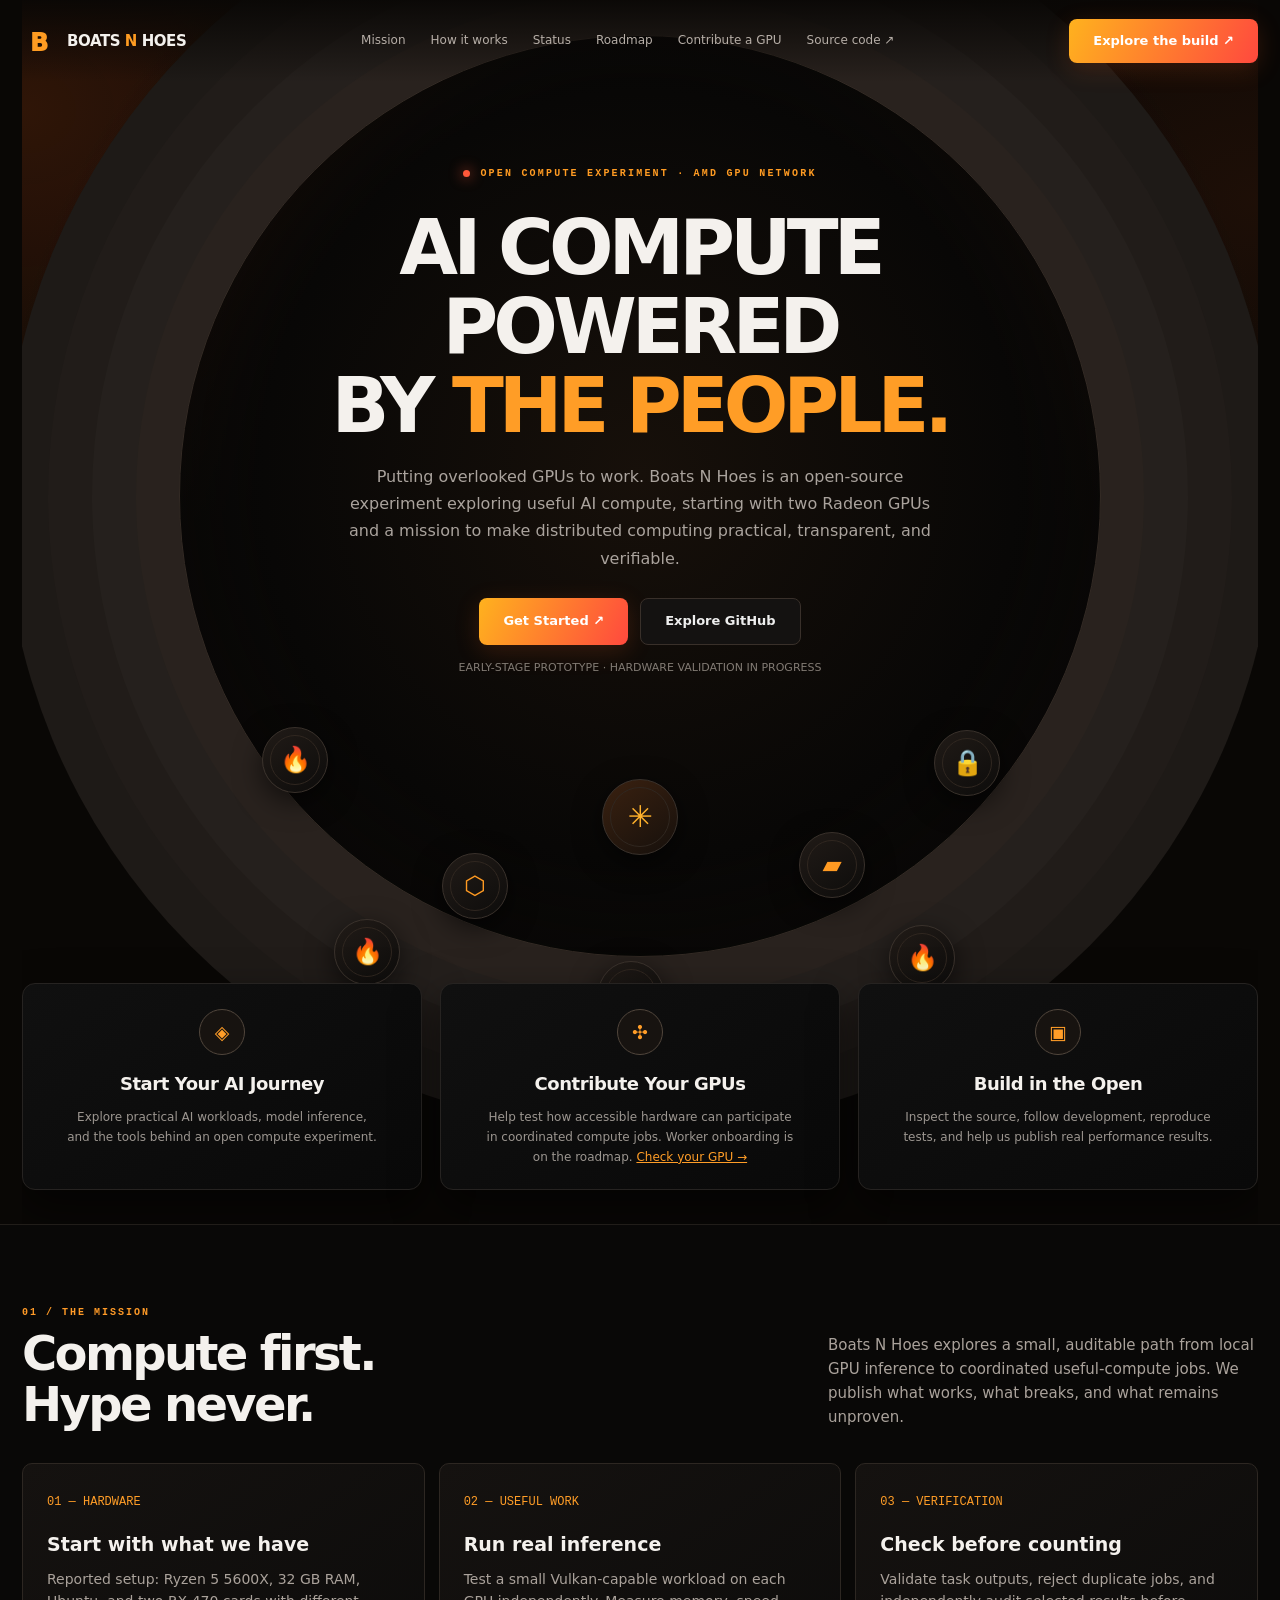
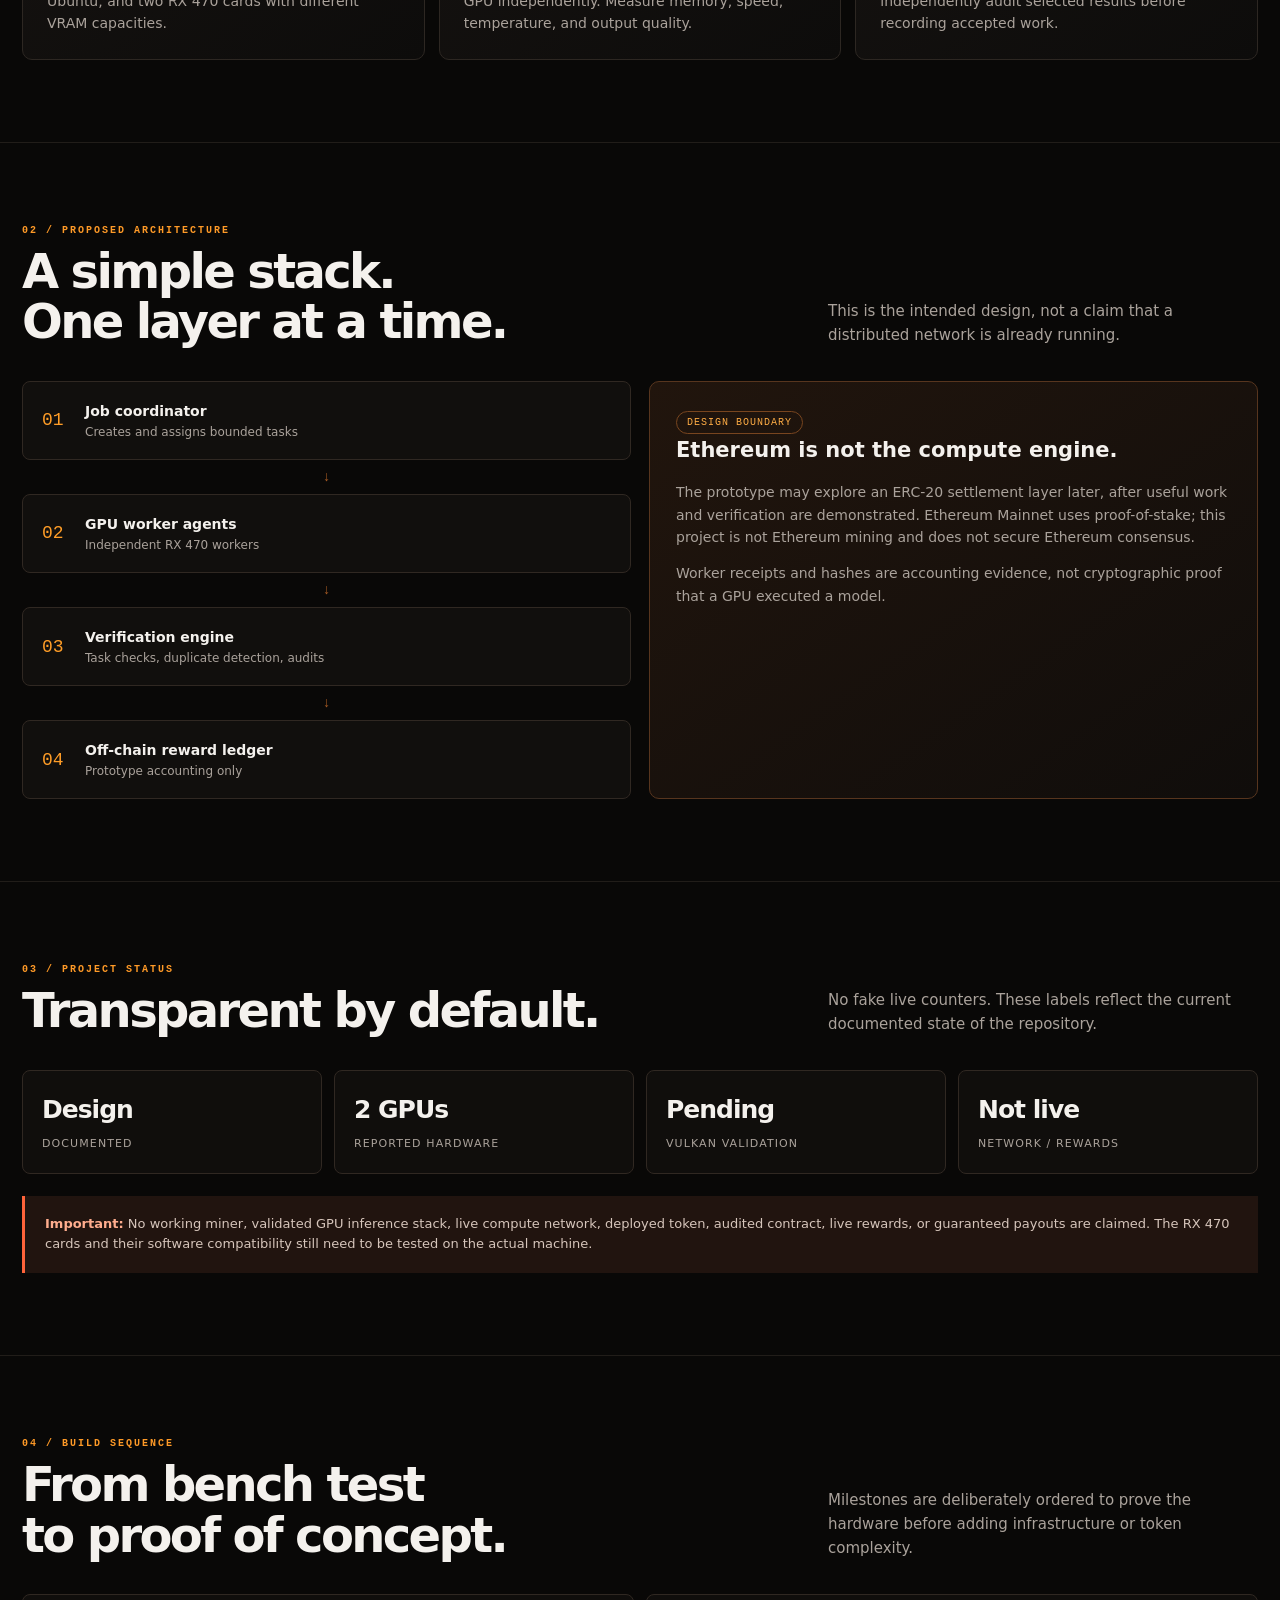
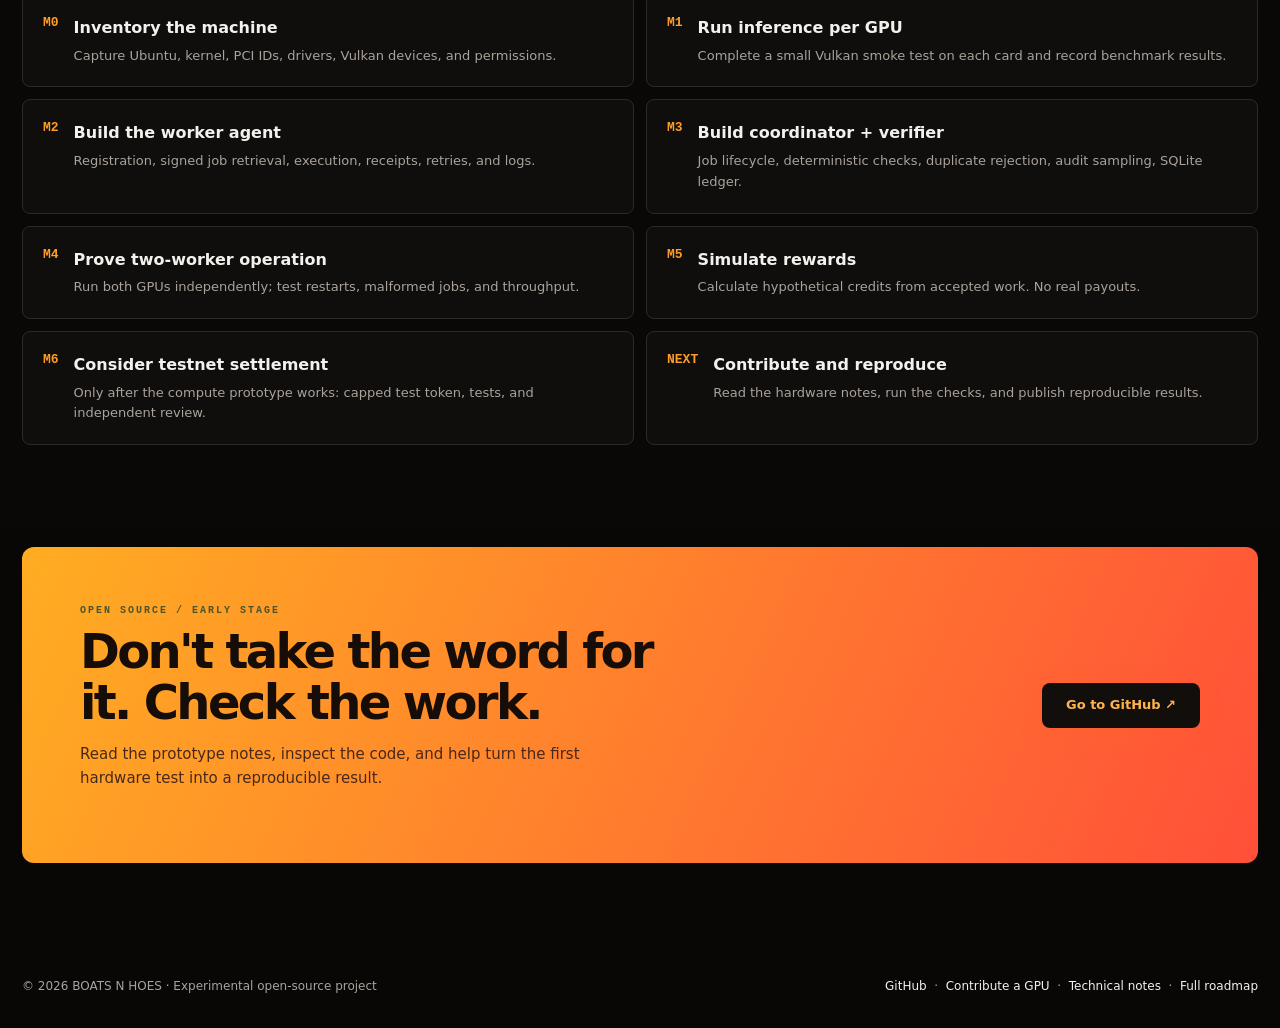
<file: index.html>
<!doctype html>
<html lang="en">
<head>
<meta charset="utf-8">
<meta name="viewport" content="width=device-width,initial-scale=1">
<meta name="theme-color" content="#090705">
<meta name="description" content="Boats N Hoes is an experimental open-source project exploring useful AI compute on older AMD GPUs.">
<link rel="icon" type="image/svg+xml" href="/favicon.svg">
<meta property="og:type" content="website">
<meta property="og:title" content="BOATS N HOES — Useful Compute, No Bullshit">
<meta property="og:description" content="An open-source experiment in useful AI compute, starting with two AMD Radeon RX 470 GPUs.">
<meta property="og:image" content="https://boatsnhoes.meme/assets/og-home.png">
<meta property="og:image:width" content="1200"><meta property="og:image:height" content="630">
<meta name="twitter:card" content="summary_large_image">
<meta name="twitter:image" content="https://boatsnhoes.meme/assets/og-home.png">

<title>BOATS N HOES — AI Compute for the People</title>
<style>
:root{--bg:#080706;--panel:#0d0d0d;--ink:#f4f1ed;--muted:#aaa29b;--line:#292421;--acid:#ff9c22;--orange:#ff4d32;--max:1240px}
*{box-sizing:border-box}html{scroll-behavior:smooth}body{margin:0;background:#090705;color:var(--ink);font:15px/1.6 Inter,ui-sans-serif,system-ui,-apple-system,BlinkMacSystemFont,"Segoe UI",sans-serif}a{color:inherit}button{font:inherit}.wrap{width:min(var(--max),calc(100% - 44px));margin:auto}
.top{position:absolute;top:0;left:0;right:0;z-index:5;background:linear-gradient(180deg,#090705ef,transparent)}.nav{height:82px;display:flex;align-items:center;justify-content:space-between;gap:24px}.brand{display:flex;align-items:center;gap:11px;text-decoration:none;font-weight:800;letter-spacing:-.03em;font-size:15px}.mark{width:34px;height:34px;display:grid;place-items:center;color:#ff9c22;font-size:24px;font-weight:950}.links{display:flex;gap:25px;align-items:center}.links a{text-decoration:none;color:#b6aea7;font-size:12px}.links a:hover{color:#fff}.navcta,.btn{display:inline-flex;align-items:center;justify-content:center;padding:12px 24px;border-radius:8px;text-decoration:none;font-weight:750;font-size:13px;border:0;background:linear-gradient(115deg,#ffb21e,#ff493e);color:#fff;box-shadow:0 6px 25px #ff62252b;transition:.2s}.navcta:hover,.btn:hover{transform:translateY(-2px);filter:brightness(1.08)}.btn.secondary{background:#141211;border:1px solid #39302a;color:#eee;box-shadow:none}.menu{display:none;background:#171311;border:1px solid #39302a;color:#eee;border-radius:7px;padding:8px 11px}
.hero{position:relative;isolation:isolate;min-height:720px;padding:160px 0 34px;display:flex;flex-direction:column;align-items:center;text-align:center;overflow:hidden}.hero:before{content:"";position:absolute;z-index:-2;inset:0 0 120px;background:radial-gradient(ellipse at 50% 43%,#17100a 0%,#080706 43%,transparent 73%),radial-gradient(ellipse at 0% 10%,#7c310d55,transparent 31%),radial-gradient(ellipse at 100% 18%,#5b260d40,transparent 28%)}.hero:after{content:"";position:absolute;z-index:-1;width:min(920px,100vw);aspect-ratio:1;border:1px solid #342b25;border-radius:50%;top:35px;left:50%;transform:translateX(-50%);box-shadow:0 0 0 43px #29221e,0 0 0 87px #25201d,0 0 0 131px #211c19,0 0 0 175px #1e1a17;pointer-events:none}
.hero-copy{position:relative;z-index:2;max-width:700px}.eyebrow{color:#ff9b22;font:750 10px/1.4 ui-monospace,monospace;letter-spacing:.22em;text-transform:uppercase;display:inline-flex;align-items:center;gap:10px}.dot{width:7px;height:7px;border-radius:50%;background:#ff593a;box-shadow:0 0 14px #ff593a}h1{font-size:clamp(48px,6.4vw,76px);line-height:1.04;letter-spacing:-.065em;margin:24px 0 18px;font-weight:850}h1 span{color:#ff9d26}.lede{max-width:590px;margin:0 auto;color:#aaa39d;font-size:16px;line-height:1.7}.actions{display:flex;justify-content:center;flex-wrap:wrap;gap:12px;margin-top:26px}.note{color:#827b74;font-size:11px;margin-top:14px}
.orbit-stage{position:relative;width:min(900px,100%);height:300px;margin:4px auto 0;z-index:1}.orbit-node{position:absolute;width:66px;height:66px;border-radius:50%;border:1px solid #39312b;background:linear-gradient(145deg,#211b17,#0d0c0b);display:grid;place-items:center;color:#ff9a22;box-shadow:0 8px 28px #0009;font-size:25px}.orbit-node:after{content:"";position:absolute;inset:7px;border:1px solid #302720;border-radius:50%}.orbit-node.n1{left:8%;top:12%}.orbit-node.n2{right:10%;top:13%}.orbit-node.n3{left:28%;top:54%}.orbit-node.n4{right:25%;top:47%}.orbit-node.n5{left:16%;bottom:2%}.orbit-node.n6{right:15%;bottom:0}.orbit-node.n7{left:49%;bottom:-12%;transform:translateX(-50%)}.orbit-node span{position:relative;z-index:1}.orbit-node.core{width:76px;height:76px;left:50%;top:42%;transform:translate(-50%,-50%);background:linear-gradient(145deg,#3a2110,#16100c);color:#ffb12c;font-size:30px}
.feature-row{position:relative;z-index:3;width:100%;display:grid;grid-template-columns:repeat(3,1fr);gap:18px;margin-top:-8px}.feature{min-height:200px;padding:25px 23px 22px;border:1px solid #262321;border-radius:13px;background:linear-gradient(145deg,#101010,#090909);box-shadow:0 18px 45px #0008;text-align:center}.feature-icon{width:46px;height:46px;margin:0 auto 15px;border:1px solid #51463c;border-radius:50%;display:grid;place-items:center;color:#ff9d28;font-size:19px;background:#171310}.feature h3{font-size:18px;margin:0 0 9px;letter-spacing:-.025em}.feature p{max-width:310px;margin:0 auto;color:#9c9690;font-size:12px;line-height:1.65}
.section{padding:82px 0;border-top:1px solid #211d19;background:#090807}.section-head{display:flex;justify-content:space-between;align-items:end;gap:30px;margin-bottom:34px}.kicker{color:#ff9a27;font:800 10px ui-monospace,monospace;letter-spacing:.2em;text-transform:uppercase}h2{font-size:clamp(32px,4vw,48px);line-height:1.05;letter-spacing:-.055em;margin:10px 0 0}.section-head p{max-width:430px;color:var(--muted);margin:0}.grid{display:grid;grid-template-columns:repeat(3,1fr);gap:14px}.card{background:linear-gradient(145deg,#151210,#0d0c0b);border:1px solid #2d2722;border-radius:10px;padding:24px}.num{font:12px ui-monospace,monospace;color:#ff9d27}.card h3{font-size:19px;margin:17px 0 8px}.card p{color:var(--muted);font-size:14px;margin:0}.architecture{display:grid;grid-template-columns:1fr 1fr;gap:18px}.stack{display:grid;gap:9px}.layer{display:flex;align-items:center;gap:15px;padding:17px 19px;border:1px solid #302822;background:#110f0d;border-radius:8px}.layer b{font-size:14px}.layer small{display:block;color:var(--muted);font-size:12px}.layer .symbol{color:#ff9d27;font:18px ui-monospace,monospace;width:28px}.down{text-align:center;color:#a65a24;font:14px ui-monospace,monospace}.aside{padding:26px;border:1px solid #57351e;border-radius:10px;background:linear-gradient(145deg,#21150d,#100d0b)}.aside h3{margin:0 0 10px;font-size:21px}.aside p{color:var(--muted);font-size:14px}.pill{display:inline-block;border:1px solid #78451f;color:#ffad45;border-radius:100px;padding:5px 10px;font:10px ui-monospace,monospace;letter-spacing:.1em;text-transform:uppercase}.statusgrid{display:grid;grid-template-columns:repeat(4,1fr);gap:12px}.stat{padding:19px;border:1px solid #302822;background:#100e0c;border-radius:8px}.stat strong{display:block;font-size:25px;letter-spacing:-.04em}.stat span{font-size:11px;color:var(--muted);text-transform:uppercase;letter-spacing:.1em}.roadmap{display:grid;grid-template-columns:repeat(2,1fr);gap:12px}.step{display:flex;gap:15px;padding:20px;border:1px solid #302822;border-radius:8px;background:#100e0c}.step .n{font:800 13px ui-monospace,monospace;color:#ff9d27}.step h3{font-size:16px;margin:0 0 5px}.step p{font-size:13px;color:var(--muted);margin:0}.warning{border-left:3px solid #ff633a;padding:18px 20px;background:#21140f;color:#d6c5bb;font-size:13px;margin-top:22px}.warning b{color:#ffad8e}.cta{padding:58px;border-radius:12px;background:linear-gradient(115deg,#ffad22,#ff5039);color:#160d08;display:flex;justify-content:space-between;align-items:center;gap:30px}.cta h2{max-width:620px}.cta p{max-width:500px;color:#482819}.cta .btn{background:#120e0b;color:#ffb34b;border-color:#120e0b;white-space:nowrap}footer{padding:32px 0;color:var(--muted);font-size:12px;background:#080706}.foot{display:flex;justify-content:space-between;gap:20px;flex-wrap:wrap}.foot a{color:var(--ink);text-decoration:none}
@media(max-width:800px){.orbit-node.n7{bottom:2%}.hero{min-height:0;padding:130px 0 35px}.orbit-stage{height:250px}.feature-row{grid-template-columns:1fr;max-width:520px;margin-top:0}.feature{min-height:0}.grid{grid-template-columns:1fr}.architecture{grid-template-columns:1fr}.statusgrid{grid-template-columns:repeat(2,1fr)}.section-head{display:block}.section-head p{margin-top:15px}.cta{padding:32px;display:block}.cta .btn{margin-top:12px}}
@media(max-width:620px){.wrap{width:min(var(--max),calc(100% - 28px))}.links{display:none;position:absolute;top:72px;left:0;right:0;background:#090705;padding:18px 22px 24px;border-bottom:1px solid #302822;flex-direction:column;align-items:flex-start}.links.open{display:flex}.menu{display:block}.navcta{display:none}.hero{padding-top:116px}.lede{font-size:14px}.orbit-stage{height:210px;width:calc(100% + 16px);margin-left:-8px}.orbit-node{width:49px;height:49px;font-size:19px}.orbit-node.core{width:60px;height:60px}.orbit-node.n1{left:4%}.orbit-node.n2{right:4%}.orbit-node.n3{left:23%}.orbit-node.n4{right:20%}.orbit-node.n5{left:10%}.orbit-node.n6{right:9%}.feature-row{gap:10px}.roadmap{grid-template-columns:1fr}.section{padding:58px 0}.nav{height:70px}}
</style>
</head>
<body>
<header class="top"><div class="wrap nav">
<a class="brand" href="#top" aria-label="Boats N Hoes home"><span class="mark">B</span><span>BOATS <span style="color:var(--acid)">N</span> HOES</span></a>
<nav class="links" id="navlinks" aria-label="Main navigation"><a href="#mission">Mission</a><a href="#architecture">How it works</a><a href="#status">Status</a><a href="#roadmap">Roadmap</a><a href="/contribute">Contribute a GPU</a><a href="https://github.com/turnflockoff/Boatsnhoes.meme">Source code ↗</a></nav>
<a class="navcta" href="https://github.com/turnflockoff/Boatsnhoes.meme">Explore the build ↗</a><button class="menu" id="menubtn" type="button" aria-label="Toggle navigation" aria-expanded="false">Menu</button>
</div></header>
<main id="top">
<section class="wrap hero">
<div class="hero-copy">
<div class="eyebrow"><span class="dot"></span> OPEN COMPUTE EXPERIMENT · AMD GPU NETWORK</div>
<h1>AI COMPUTE POWERED<br>BY <span>THE PEOPLE.</span></h1>
<p class="lede">Putting overlooked GPUs to work. Boats N Hoes is an open-source experiment exploring useful AI compute, starting with two Radeon GPUs and a mission to make distributed computing practical, transparent, and verifiable.</p>
<div class="actions"><a class="btn" href="#roadmap">Get Started ↗</a><a class="btn secondary" href="https://github.com/turnflockoff/Boatsnhoes.meme">Explore GitHub</a></div>
<p class="note">EARLY-STAGE PROTOTYPE · HARDWARE VALIDATION IN PROGRESS</p>
</div>
<div class="orbit-stage" role="img" aria-label="Illustration of a distributed GPU compute network">
<div class="orbit-node n1"><span>🔥</span></div><div class="orbit-node n2"><span>🔒</span></div><div class="orbit-node n3"><span>⬡</span></div><div class="orbit-node n4"><span>▰</span></div><div class="orbit-node n5"><span>🔥</span></div><div class="orbit-node n6"><span>🔥</span></div><div class="orbit-node n7"><span>▥</span></div><div class="orbit-node core"><span>✳</span></div>
</div>
<div class="feature-row">
<article class="feature"><div class="feature-icon">◈</div><h3>Start Your AI Journey</h3><p>Explore practical AI workloads, model inference, and the tools behind an open compute experiment.</p></article>
<article class="feature"><div class="feature-icon">✣</div><h3>Contribute Your GPUs</h3><p>Help test how accessible hardware can participate in coordinated compute jobs. Worker onboarding is on the roadmap. <a href="/contribute" style="color:#ff9d27">Check your GPU →</a></p></article>
<article class="feature"><div class="feature-icon">▣</div><h3>Build in the Open</h3><p>Inspect the source, follow development, reproduce tests, and help us publish real performance results.</p></article>
</div>
</section>
<section class="section" id="mission"><div class="wrap"><div class="section-head"><div><div class="kicker">01 / The mission</div><h2>Compute first.<br>Hype never.</h2></div><p>Boats N Hoes explores a small, auditable path from local GPU inference to coordinated useful-compute jobs. We publish what works, what breaks, and what remains unproven.</p></div>
<div class="grid"><article class="card"><span class="num">01 — HARDWARE</span><h3>Start with what we have</h3><p>Reported setup: Ryzen 5 5600X, 32 GB RAM, Ubuntu, and two RX 470 cards with different VRAM capacities.</p></article><article class="card"><span class="num">02 — USEFUL WORK</span><h3>Run real inference</h3><p>Test a small Vulkan-capable workload on each GPU independently. Measure memory, speed, temperature, and output quality.</p></article><article class="card"><span class="num">03 — VERIFICATION</span><h3>Check before counting</h3><p>Validate task outputs, reject duplicate jobs, and independently audit selected results before recording accepted work.</p></article></div></div></section>
<section class="section" id="architecture"><div class="wrap"><div class="section-head"><div><div class="kicker">02 / Proposed architecture</div><h2>A simple stack.<br>One layer at a time.</h2></div><p>This is the intended design, not a claim that a distributed network is already running.</p></div>
<div class="architecture"><div class="stack">
<div class="layer"><span class="symbol">01</span><div><b>Job coordinator</b><small>Creates and assigns bounded tasks</small></div></div><div class="down">↓</div>
<div class="layer"><span class="symbol">02</span><div><b>GPU worker agents</b><small>Independent RX 470 workers</small></div></div><div class="down">↓</div>
<div class="layer"><span class="symbol">03</span><div><b>Verification engine</b><small>Task checks, duplicate detection, audits</small></div></div><div class="down">↓</div>
<div class="layer"><span class="symbol">04</span><div><b>Off-chain reward ledger</b><small>Prototype accounting only</small></div></div></div>
<aside class="aside"><span class="pill">Design boundary</span><h3>Ethereum is not the compute engine.</h3><p>The prototype may explore an ERC-20 settlement layer later, after useful work and verification are demonstrated. Ethereum Mainnet uses proof-of-stake; this project is not Ethereum mining and does not secure Ethereum consensus.</p><p>Worker receipts and hashes are accounting evidence, not cryptographic proof that a GPU executed a model.</p></aside></div></div></section>
<section class="section" id="status"><div class="wrap"><div class="section-head"><div><div class="kicker">03 / Project status</div><h2>Transparent by default.</h2></div><p>No fake live counters. These labels reflect the current documented state of the repository.</p></div>
<div class="statusgrid"><div class="stat"><strong>Design</strong><span>Documented</span></div><div class="stat"><strong>2 GPUs</strong><span>Reported hardware</span></div><div class="stat"><strong>Pending</strong><span>Vulkan validation</span></div><div class="stat"><strong>Not live</strong><span>Network / rewards</span></div></div>
<div class="warning"><b>Important:</b> No working miner, validated GPU inference stack, live compute network, deployed token, audited contract, live rewards, or guaranteed payouts are claimed. The RX 470 cards and their software compatibility still need to be tested on the actual machine.</div></div></section>
<section class="section" id="roadmap"><div class="wrap"><div class="section-head"><div><div class="kicker">04 / Build sequence</div><h2>From bench test<br>to proof of concept.</h2></div><p>Milestones are deliberately ordered to prove the hardware before adding infrastructure or token complexity.</p></div>
<div class="roadmap">
<div class="step"><span class="n">M0</span><div><h3>Inventory the machine</h3><p>Capture Ubuntu, kernel, PCI IDs, drivers, Vulkan devices, and permissions.</p></div></div>
<div class="step"><span class="n">M1</span><div><h3>Run inference per GPU</h3><p>Complete a small Vulkan smoke test on each card and record benchmark results.</p></div></div>
<div class="step"><span class="n">M2</span><div><h3>Build the worker agent</h3><p>Registration, signed job retrieval, execution, receipts, retries, and logs.</p></div></div>
<div class="step"><span class="n">M3</span><div><h3>Build coordinator + verifier</h3><p>Job lifecycle, deterministic checks, duplicate rejection, audit sampling, SQLite ledger.</p></div></div>
<div class="step"><span class="n">M4</span><div><h3>Prove two-worker operation</h3><p>Run both GPUs independently; test restarts, malformed jobs, and throughput.</p></div></div>
<div class="step"><span class="n">M5</span><div><h3>Simulate rewards</h3><p>Calculate hypothetical credits from accepted work. No real payouts.</p></div></div>
<div class="step"><span class="n">M6</span><div><h3>Consider testnet settlement</h3><p>Only after the compute prototype works: capped test token, tests, and independent review.</p></div></div>
<div class="step"><span class="n">NEXT</span><div><h3>Contribute and reproduce</h3><p>Read the hardware notes, run the checks, and publish reproducible results.</p></div></div>
</div></div></section>
<section class="wrap" style="padding:20px 0 82px"><div class="cta"><div><div class="kicker" style="color:#48552c">OPEN SOURCE / EARLY STAGE</div><h2>Don't take the word for it. Check the work.</h2><p>Read the prototype notes, inspect the code, and help turn the first hardware test into a reproducible result.</p></div><a class="btn" href="https://github.com/turnflockoff/Boatsnhoes.meme">Go to GitHub ↗</a></div></section>
</main>
<footer><div class="wrap foot"><span>© 2026 BOATS N HOES · Experimental open-source project</span><span><a href="https://github.com/turnflockoff/Boatsnhoes.meme">GitHub</a> &nbsp;·&nbsp; <a href="/contribute">Contribute a GPU</a> &nbsp;·&nbsp; <a href="https://github.com/turnflockoff/Boatsnhoes.meme/blob/main/docs/AI-USEFUL-COMPUTE-PROTOTYPE.md">Technical notes</a> &nbsp;·&nbsp; <a href="https://github.com/turnflockoff/Boatsnhoes.meme/blob/main/docs/ROADMAP.md">Full roadmap</a></span></div></footer>
<script>const b=document.getElementById('menubtn'),n=document.getElementById('navlinks');b.addEventListener('click',()=>{const open=n.classList.toggle('open');b.setAttribute('aria-expanded',String(open))});n.querySelectorAll('a').forEach(a=>a.addEventListener('click',()=>{n.classList.remove('open');b.setAttribute('aria-expanded','false')}));</script>
</body></html>
</file>
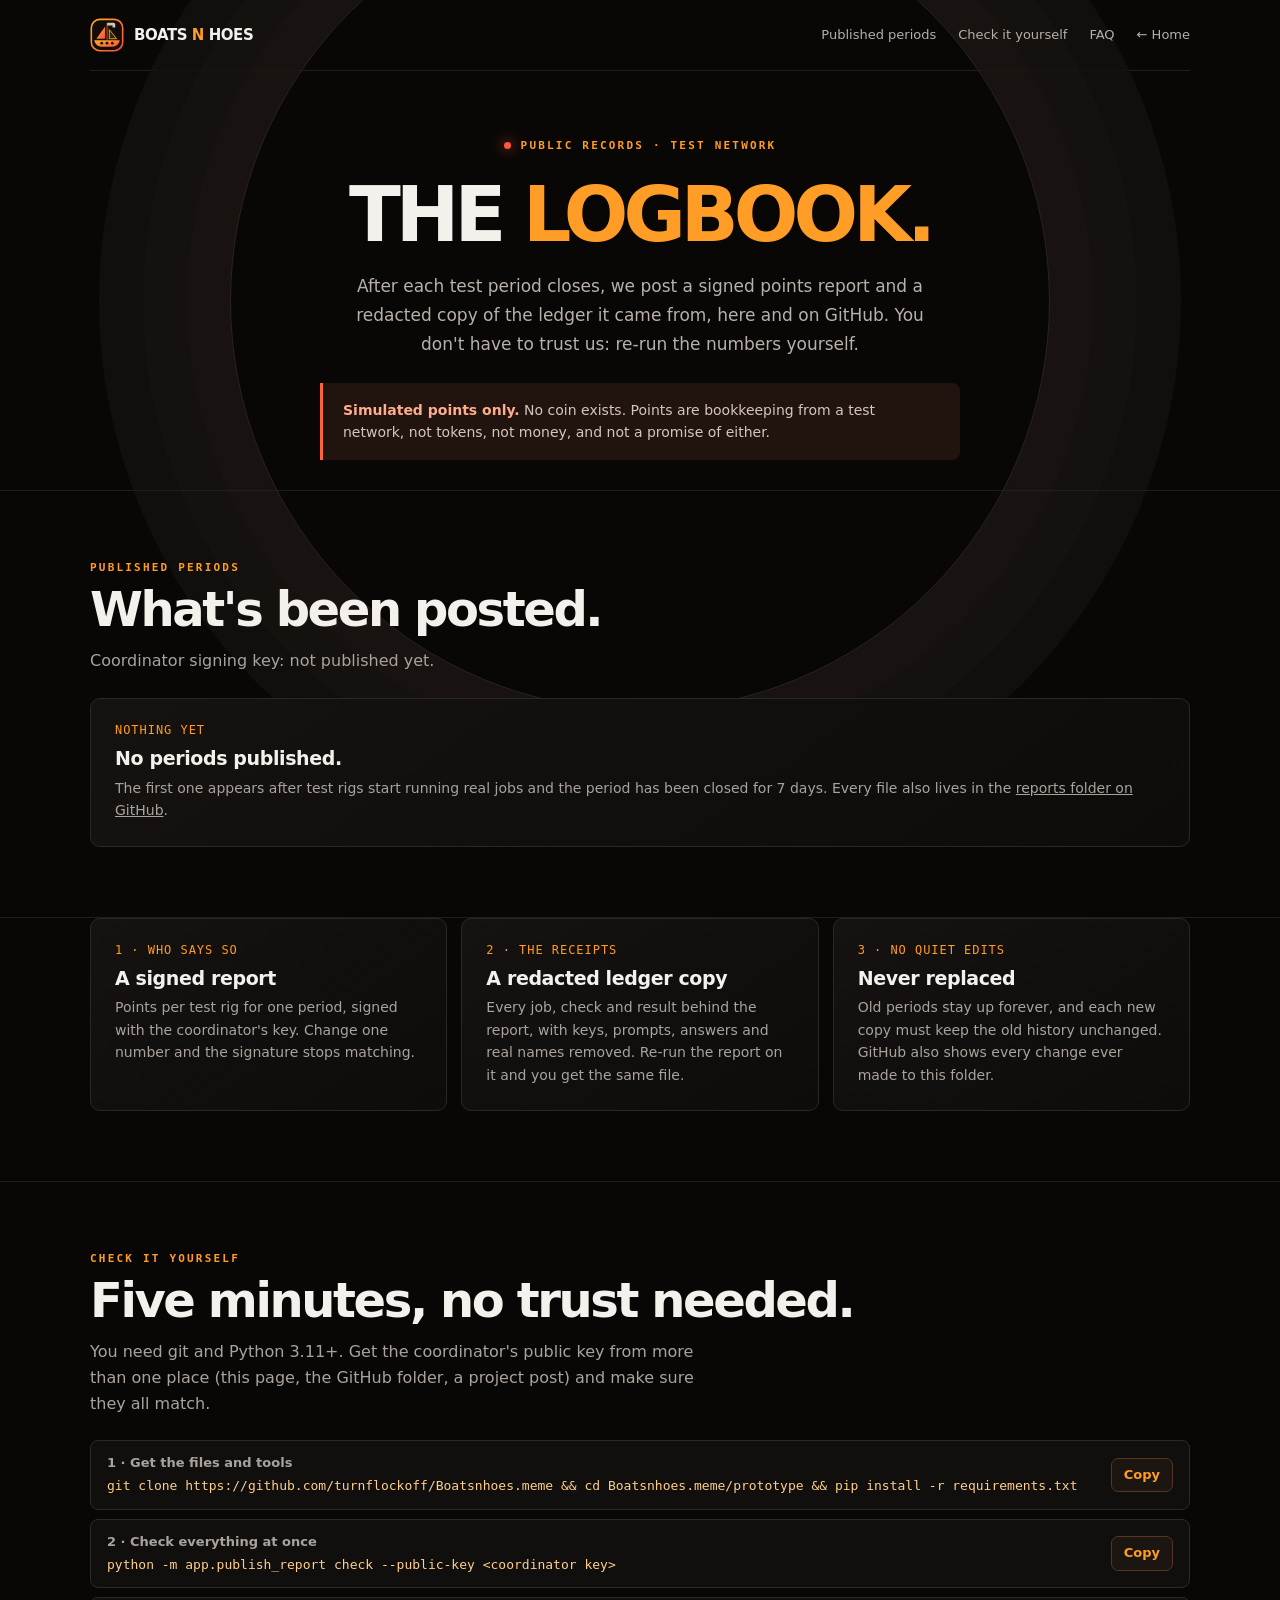
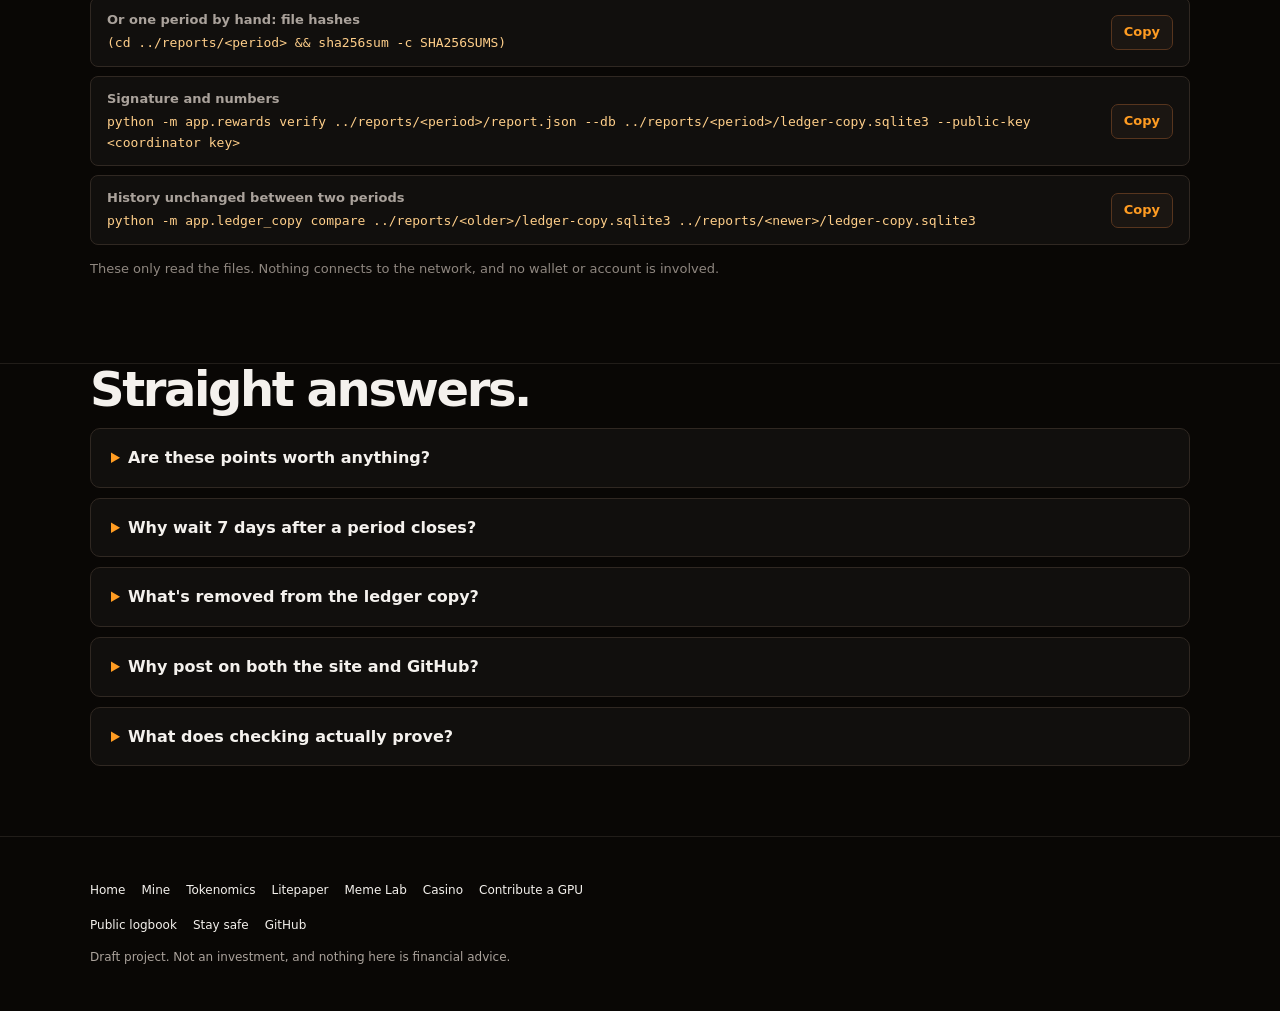
<file: reports/index.html>
<!DOCTYPE html>
<html lang="en">
<head>
<meta charset="utf-8">
<meta name="viewport" content="width=device-width, initial-scale=1, viewport-fit=cover">
<title>Public Logbook — Boats n Hoes ($BNH)</title>
<meta name="description" content="Signed points reports and redacted ledger copies from the Boats n Hoes test network, posted here and on GitHub so anyone can check the numbers. Simulated points only.">
<meta name="theme-color" content="#090705">
<link rel="icon" type="image/svg+xml" href="/favicon.svg">
<link rel="apple-touch-icon" href="/assets/apple-touch-icon.png">
<link rel="canonical" href="https://boatsnhoes.meme/reports/">
<meta property="og:type" content="website">
<meta property="og:url" content="https://boatsnhoes.meme/reports/">
<meta property="og:title" content="The public logbook — Boats n Hoes">
<meta property="og:description" content="Every closed test period: a signed points report and the redacted ledger it came from. Check the numbers yourself.">
<meta property="og:image" content="https://boatsnhoes.meme/assets/og-home.png">
<meta name="twitter:card" content="summary_large_image">
<meta name="twitter:image" content="https://boatsnhoes.meme/assets/og-home.png">
<link rel="stylesheet" href="/assets/site.css">
</head>
<body>
<a class="skip" href="#main">Skip to content</a>
<header class="nav">
  <a class="brand" href="/" aria-label="Boats n Hoes home"><img src="/assets/mark-orange.svg" alt="" width="34" height="34"><span>BOATS <b>N</b> HOES</span></a>
  <button class="menu" id="menubtn" type="button" aria-expanded="false" aria-controls="navlinks">Menu</button>
  <nav class="links" id="navlinks" aria-label="Main">
    <a href="#periods">Published periods</a><a href="#verify">Check it yourself</a><a href="#faq">FAQ</a><a href="/">← Home</a>
  </nav>
</header>

<main id="main">
<section class="c-hero wrap">
  <span class="badge">Public records · test network</span>
  <h1 style="margin-top:18px">The <span>logbook.</span></h1>
  <p class="tag">After each test period closes, we post a signed points report and a redacted copy of the ledger it came from, here and on GitHub. You don't have to trust us: re-run the numbers yourself.</p>
  <div class="callout" style="max-width:640px;margin:24px auto 0;text-align:left"><b>Simulated points only.</b> No coin exists. Points are bookkeeping from a test network, not tokens, not money, and not a promise of either.</div>
</section>

<section id="periods">
  <div class="wrap">
    <div class="kicker">Published periods</div>
    <h2>What's been posted.</h2>
    <p class="lead" id="keyline">Coordinator signing key: not published yet.</p>
    <div class="ledgerlist" id="periodlist" aria-live="polite" style="margin-top:24px">
      <div class="fact"><span class="tagline">Nothing yet</span><h3>No periods published.</h3><p>The first one appears after test rigs start running real jobs and the period has been closed for 7 days. Every file also lives in the <a href="https://github.com/turnflockoff/Boatsnhoes.meme/tree/main/reports">reports folder on GitHub</a>.</p></div>
    </div>
  </div>
</section>

<section id="how" style="padding-top:0">
  <div class="wrap">
    <div class="facts">
      <div class="fact"><span class="tagline">1 · Who says so</span><h3>A signed report</h3><p>Points per test rig for one period, signed with the coordinator's key. Change one number and the signature stops matching.</p></div>
      <div class="fact"><span class="tagline">2 · The receipts</span><h3>A redacted ledger copy</h3><p>Every job, check and result behind the report, with keys, prompts, answers and real names removed. Re-run the report on it and you get the same file.</p></div>
      <div class="fact"><span class="tagline">3 · No quiet edits</span><h3>Never replaced</h3><p>Old periods stay up forever, and each new copy must keep the old history unchanged. GitHub also shows every change ever made to this folder.</p></div>
    </div>
  </div>
</section>

<section id="verify">
  <div class="wrap">
    <div class="kicker">Check it yourself</div>
    <h2>Five minutes, no trust needed.</h2>
    <p class="lead">You need git and Python 3.11+. Get the coordinator's public key from more than one place (this page, the GitHub folder, a project post) and make sure they all match.</p>
    <div class="cmds" style="margin-top:24px">
      <div class="cmd"><div><b>1 · Get the files and tools</b><code>git clone https://github.com/turnflockoff/Boatsnhoes.meme &amp;&amp; cd Boatsnhoes.meme/prototype &amp;&amp; pip install -r requirements.txt</code></div><button class="copy" type="button">Copy</button></div>
      <div class="cmd"><div><b>2 · Check everything at once</b><code>python -m app.publish_report check --public-key &lt;coordinator key&gt;</code></div><button class="copy" type="button">Copy</button></div>
      <div class="cmd"><div><b>Or one period by hand: file hashes</b><code>(cd ../reports/&lt;period&gt; &amp;&amp; sha256sum -c SHA256SUMS)</code></div><button class="copy" type="button">Copy</button></div>
      <div class="cmd"><div><b>Signature and numbers</b><code>python -m app.rewards verify ../reports/&lt;period&gt;/report.json --db ../reports/&lt;period&gt;/ledger-copy.sqlite3 --public-key &lt;coordinator key&gt;</code></div><button class="copy" type="button">Copy</button></div>
      <div class="cmd"><div><b>History unchanged between two periods</b><code>python -m app.ledger_copy compare ../reports/&lt;older&gt;/ledger-copy.sqlite3 ../reports/&lt;newer&gt;/ledger-copy.sqlite3</code></div><button class="copy" type="button">Copy</button></div>
    </div>
    <p class="fine" style="margin-top:14px">These only read the files. Nothing connects to the network, and no wallet or account is involved.</p>
  </div>
</section>

<section id="faq" style="padding-top:0">
  <div class="wrap">
    <h2>Straight answers.</h2>
    <div class="faq">
      <details><summary>Are these points worth anything?</summary><p>No. They're simulated bookkeeping from a test network that checks whether old GPUs do honest work. There's no coin, no payout, and no promise one will exist.</p></details>
      <details><summary>Why wait 7 days after a period closes?</summary><p>A ledger copy shows which past jobs were hidden test questions. Posting it late means a rig can't use that to learn which of its jobs are tests while they're still fresh. Those test questions are also retired for good.</p></details>
      <details><summary>What's removed from the ledger copy?</summary><p>Worker keys, sign-up codes, every prompt and answer, the expected answers of hidden tests, and real owner names (replaced with owner-1, owner-2 and so on). What stays is what you need to re-check the math: who did which job, when, how it was checked, and the points.</p></details>
      <details><summary>Why post on both the site and GitHub?</summary><p>They're the same files. The site makes them easy to find; GitHub keeps a public history of every change, so a file edited after it was posted would show up there.</p></details>
      <details><summary>What does checking actually prove?</summary><p>That the coordinator issued the report, that its numbers come from the posted ledger, and that later copies didn't rewrite earlier history. It can't prove the coordinator recorded everything honestly in the first place. The project's threat model on GitHub lists what's still open.</p></details>
    </div>
  </div>
</section>
</main>

<footer>
  <div class="wrap">
    <p class="footlinks"><a href="/">Home</a><a href="/mine">Mine</a><a href="/tokenomics">Tokenomics</a><a href="/litepaper">Litepaper</a><a href="/meme-lab">Meme Lab</a><a href="/casino">Casino</a><a href="/contribute">Contribute a GPU</a><a href="/reports/">Public logbook</a><a href="/stay-safe">Stay safe</a><a href="https://github.com/turnflockoff/Boatsnhoes.meme">GitHub</a></p>
    <p>Draft project. Not an investment, and nothing here is financial advice.</p>
  </div>
</footer>
<script src="/assets/reports.js" defer></script>
</body>
</html>
</file>
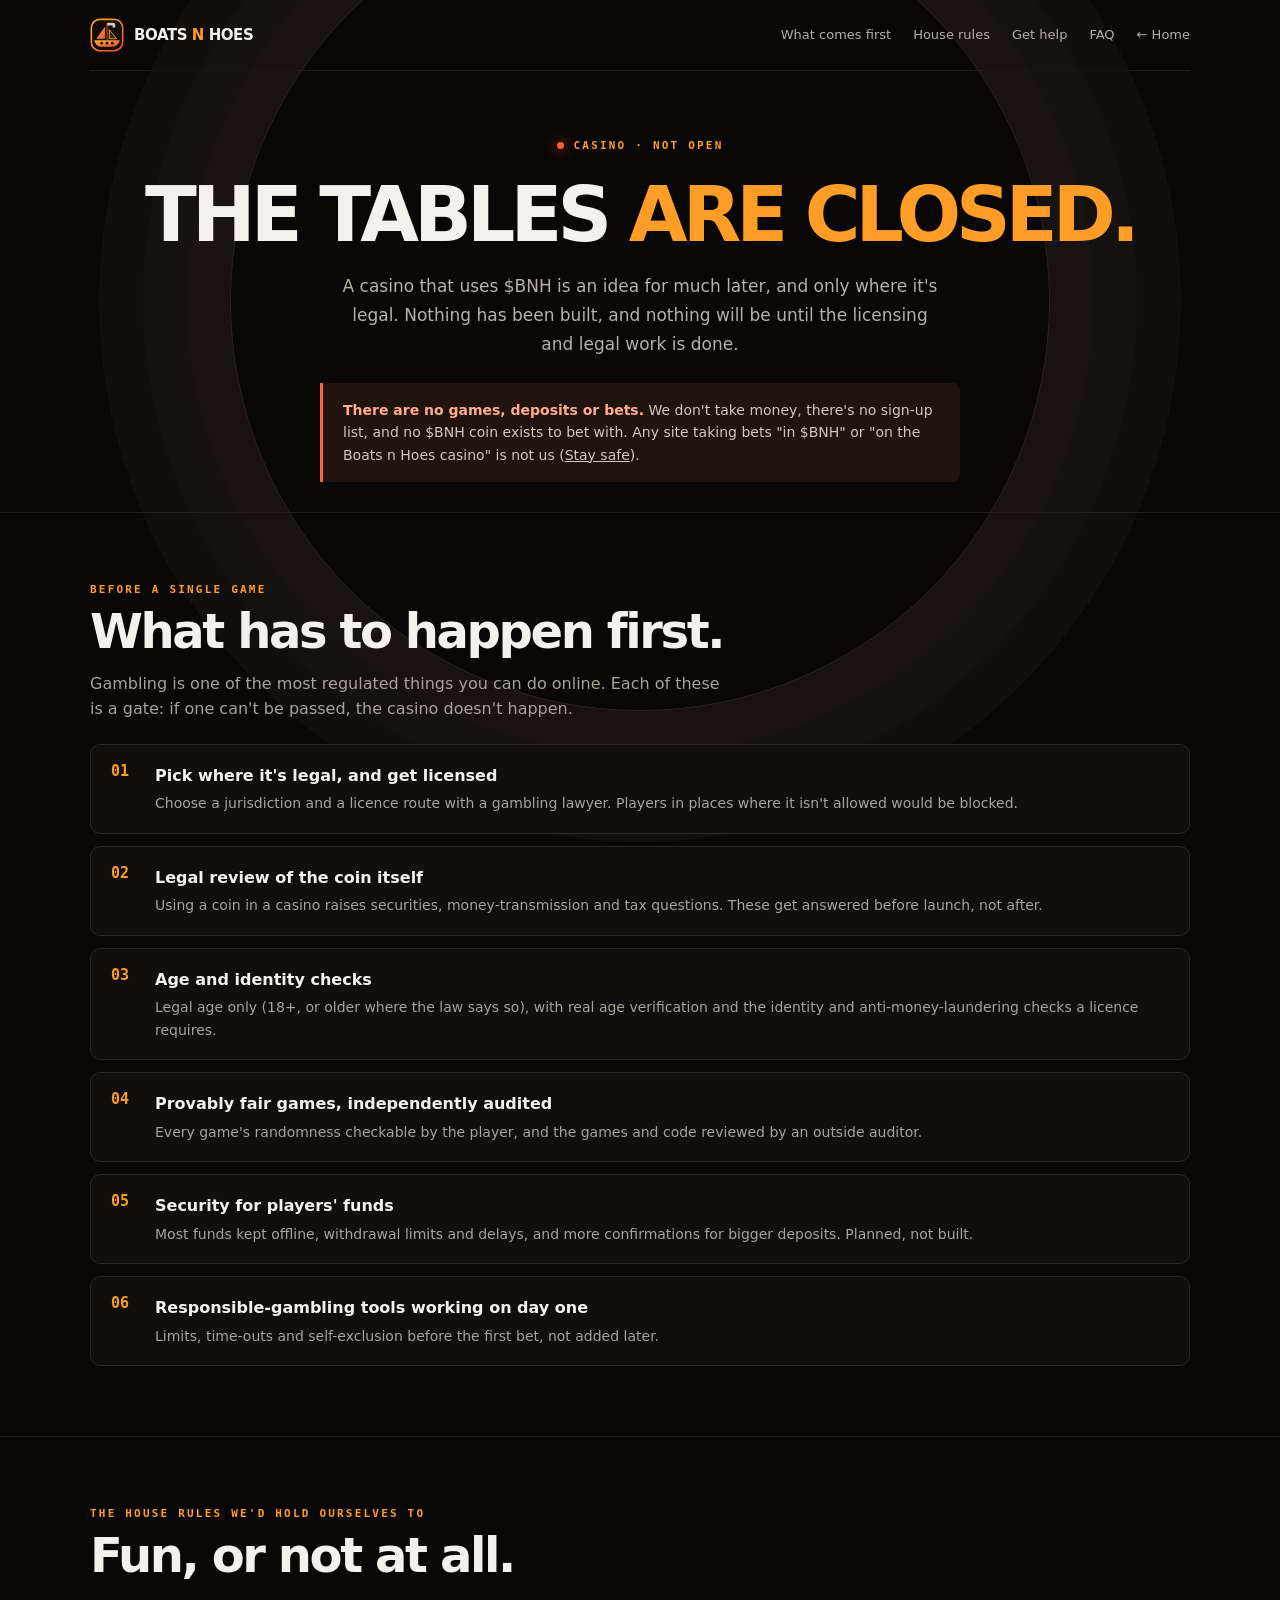
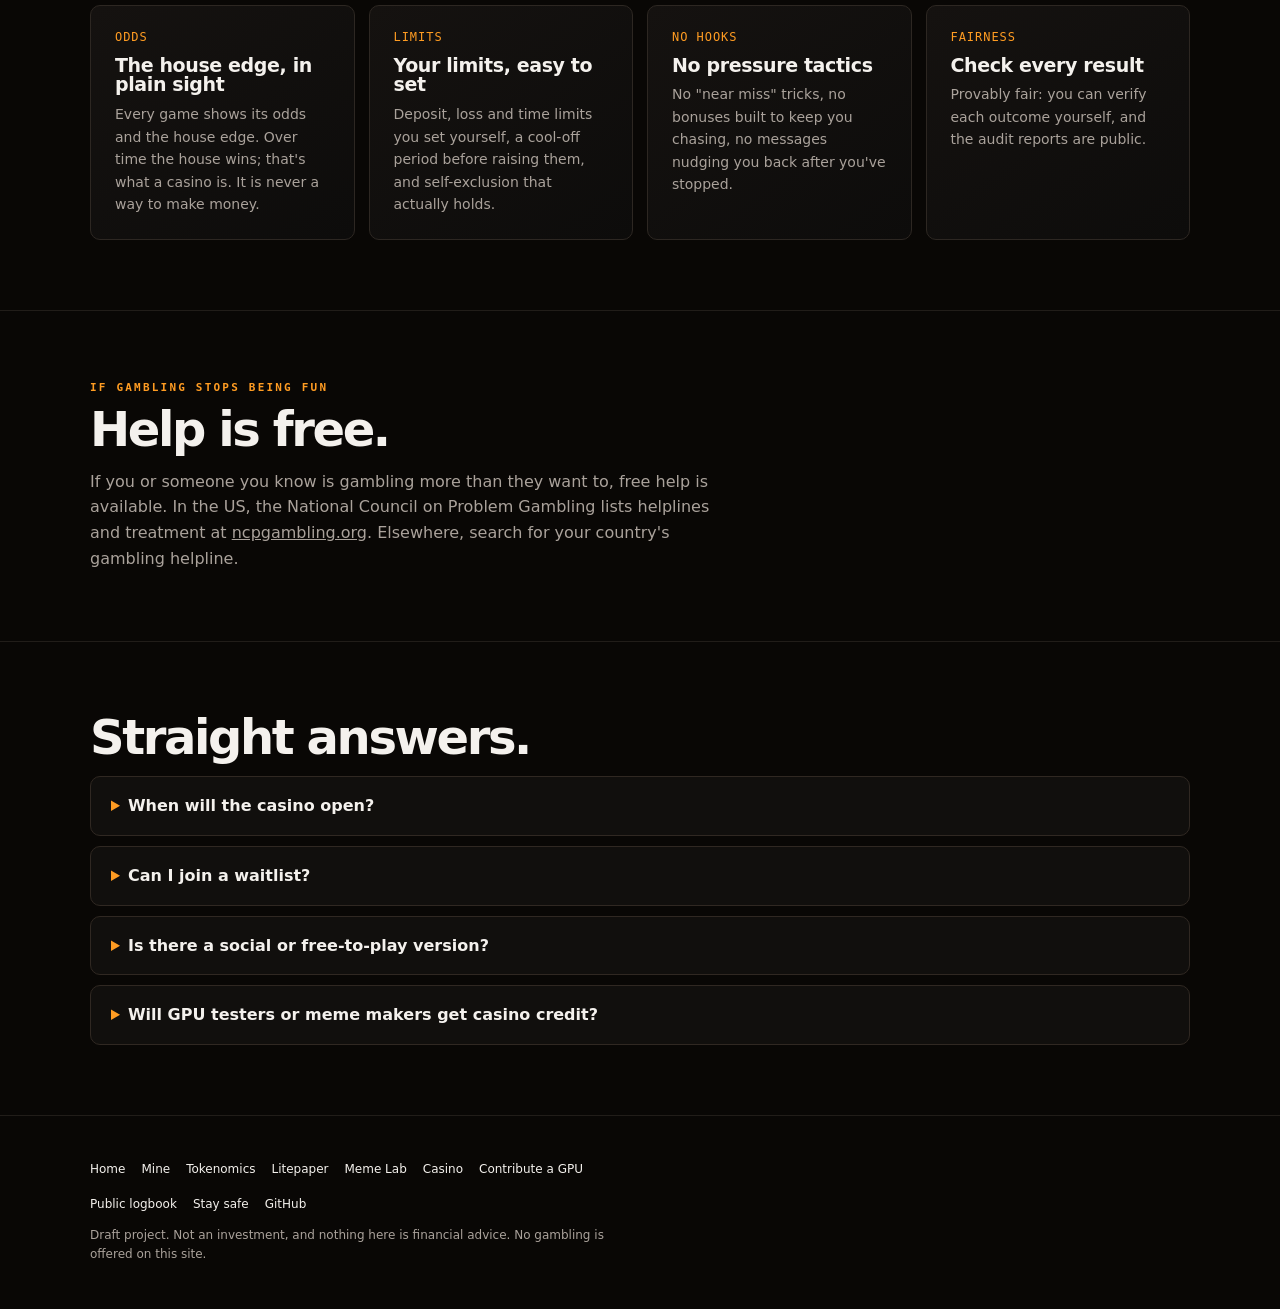
<file: casino.html>
<!DOCTYPE html>
<html lang="en">
<head>
<meta charset="utf-8">
<meta name="viewport" content="width=device-width, initial-scale=1, viewport-fit=cover">
<title>Casino (not open) — Boats n Hoes ($BNH)</title>
<meta name="description" content="The Boats n Hoes casino is not open. There are no games, deposits or bets. Licensing, age checks and legal review come before anything is built.">
<meta name="theme-color" content="#090705">
<link rel="icon" type="image/svg+xml" href="/favicon.svg">
<link rel="apple-touch-icon" href="/assets/apple-touch-icon.png">
<link rel="canonical" href="https://boatsnhoes.meme/casino">
<meta property="og:type" content="website">
<meta property="og:url" content="https://boatsnhoes.meme/casino">
<meta property="og:title" content="The Boats n Hoes casino is not open">
<meta property="og:description" content="No games, no deposits, no bets. Licensing, age checks and legal review come first. Any site taking bets in $BNH is not us.">
<meta property="og:image" content="https://boatsnhoes.meme/assets/og-home.png">
<meta name="twitter:card" content="summary_large_image">
<meta name="twitter:image" content="https://boatsnhoes.meme/assets/og-home.png">
<link rel="stylesheet" href="/assets/site.css">
</head>
<body>
<a class="skip" href="#main">Skip to content</a>
<header class="nav">
  <a class="brand" href="/" aria-label="Boats n Hoes home"><img src="/assets/mark-orange.svg" alt="" width="34" height="34"><span>BOATS <b>N</b> HOES</span></a>
  <button class="menu" id="menubtn" type="button" aria-expanded="false" aria-controls="navlinks">Menu</button>
  <nav class="links" id="navlinks" aria-label="Main">
    <a href="#first">What comes first</a><a href="#rules">House rules</a><a href="#help">Get help</a><a href="#faq">FAQ</a><a href="/">← Home</a>
  </nav>
</header>

<main id="main">
<section class="c-hero wrap">
  <span class="badge">Casino · not open</span>
  <h1 style="margin-top:18px">The tables <span>are closed.</span></h1>
  <p class="tag">A casino that uses $BNH is an idea for much later, and only where it's legal. Nothing has been built, and nothing will be until the licensing and legal work is done.</p>
  <div class="callout" style="max-width:640px;margin:24px auto 0;text-align:left"><b>There are no games, deposits or bets.</b> We don't take money, there's no sign-up list, and no $BNH coin exists to bet with. Any site taking bets "in $BNH" or "on the Boats n Hoes casino" is not us (<a href="/stay-safe">Stay safe</a>).</div>
</section>

<section id="first">
  <div class="wrap">
    <div class="kicker">Before a single game</div>
    <h2>What has to happen first.</h2>
    <p class="lead">Gambling is one of the most regulated things you can do online. Each of these is a gate: if one can't be passed, the casino doesn't happen.</p>
    <ol class="steps">
      <li><b>Pick where it's legal, and get licensed</b>Choose a jurisdiction and a licence route with a gambling lawyer. Players in places where it isn't allowed would be blocked.</li>
      <li><b>Legal review of the coin itself</b>Using a coin in a casino raises securities, money-transmission and tax questions. These get answered before launch, not after.</li>
      <li><b>Age and identity checks</b>Legal age only (18+, or older where the law says so), with real age verification and the identity and anti-money-laundering checks a licence requires.</li>
      <li><b>Provably fair games, independently audited</b>Every game's randomness checkable by the player, and the games and code reviewed by an outside auditor.</li>
      <li><b>Security for players' funds</b>Most funds kept offline, withdrawal limits and delays, and more confirmations for bigger deposits. Planned, not built.</li>
      <li><b>Responsible-gambling tools working on day one</b>Limits, time-outs and self-exclusion before the first bet, not added later.</li>
    </ol>
  </div>
</section>

<section id="rules">
  <div class="wrap">
    <div class="kicker">The house rules we'd hold ourselves to</div>
    <h2>Fun, or not at all.</h2>
    <div class="facts" style="margin-top:24px">
      <div class="fact"><span class="tagline">Odds</span><h3>The house edge, in plain sight</h3><p>Every game shows its odds and the house edge. Over time the house wins; that's what a casino is. It is never a way to make money.</p></div>
      <div class="fact"><span class="tagline">Limits</span><h3>Your limits, easy to set</h3><p>Deposit, loss and time limits you set yourself, a cool-off period before raising them, and self-exclusion that actually holds.</p></div>
      <div class="fact"><span class="tagline">No hooks</span><h3>No pressure tactics</h3><p>No "near miss" tricks, no bonuses built to keep you chasing, no messages nudging you back after you've stopped.</p></div>
      <div class="fact"><span class="tagline">Fairness</span><h3>Check every result</h3><p>Provably fair: you can verify each outcome yourself, and the audit reports are public.</p></div>
    </div>
  </div>
</section>

<section id="help">
  <div class="wrap">
    <div class="kicker">If gambling stops being fun</div>
    <h2>Help is free.</h2>
    <p class="lead">If you or someone you know is gambling more than they want to, free help is available. In the US, the National Council on Problem Gambling lists helplines and treatment at <a href="https://www.ncpgambling.org/">ncpgambling.org</a>. Elsewhere, search for your country's gambling helpline.</p>
  </div>
</section>

<section id="faq">
  <div class="wrap">
    <h2>Straight answers.</h2>
    <div class="faq">
      <details><summary>When will the casino open?</summary><p>There's no date. It depends on licensing and legal advice, and it may never open. The hardware test and the coin design come first.</p></details>
      <details><summary>Can I join a waitlist?</summary><p>No. We're not collecting sign-ups for a gambling product. If that changes, it will be announced here and on GitHub.</p></details>
      <details><summary>Is there a social or free-to-play version?</summary><p>Not from us, not now. Anything calling itself the Boats n Hoes casino today isn't ours.</p></details>
      <details><summary>Will GPU testers or meme makers get casino credit?</summary><p>No. Test points are simulated bookkeeping, and nothing on this site turns into casino credit.</p></details>
    </div>
  </div>
</section>
</main>

<footer>
  <div class="wrap">
    <p class="footlinks"><a href="/">Home</a><a href="/mine">Mine</a><a href="/tokenomics">Tokenomics</a><a href="/litepaper">Litepaper</a><a href="/meme-lab">Meme Lab</a><a href="/casino">Casino</a><a href="/contribute">Contribute a GPU</a><a href="/reports/">Public logbook</a><a href="/stay-safe">Stay safe</a><a href="https://github.com/turnflockoff/Boatsnhoes.meme">GitHub</a></p>
    <p>Draft project. Not an investment, and nothing here is financial advice. No gambling is offered on this site.</p>
  </div>
</footer>
<script src="/assets/nav.js" defer></script>
</body>
</html>
</file>
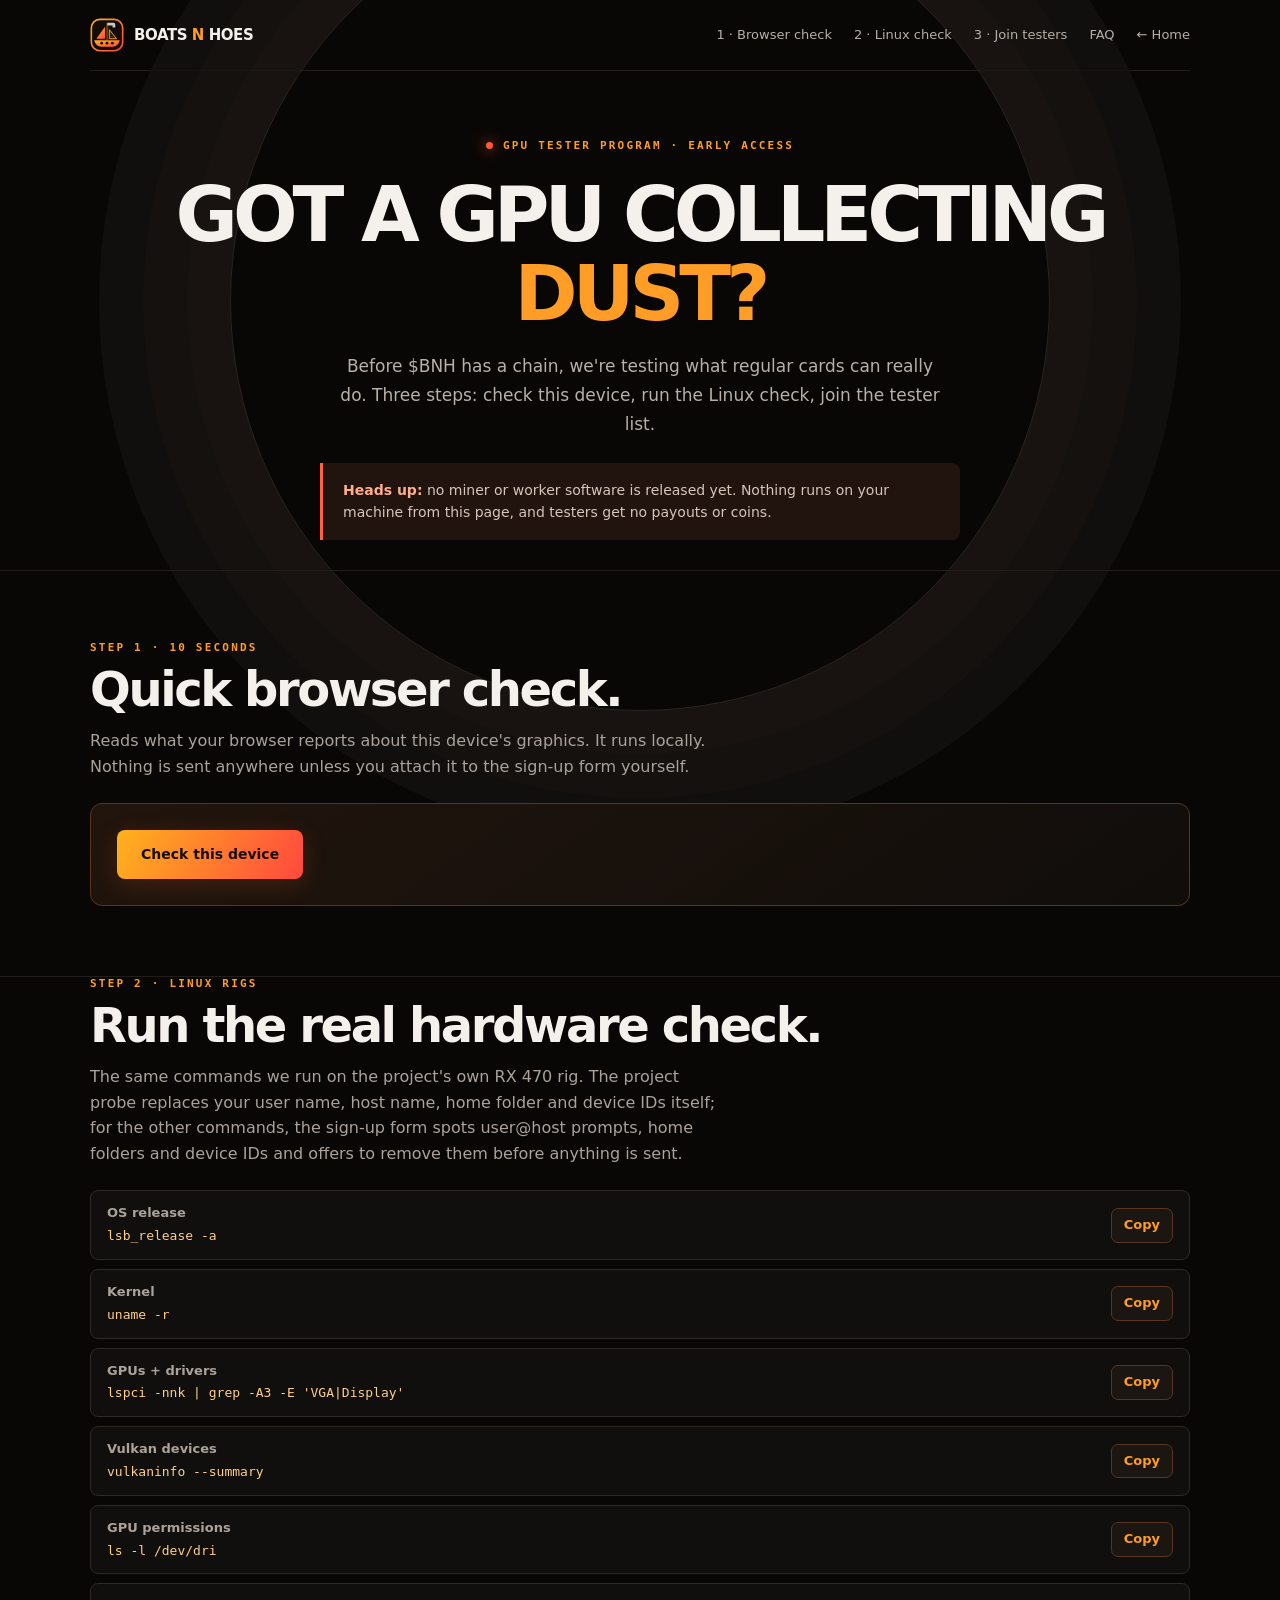
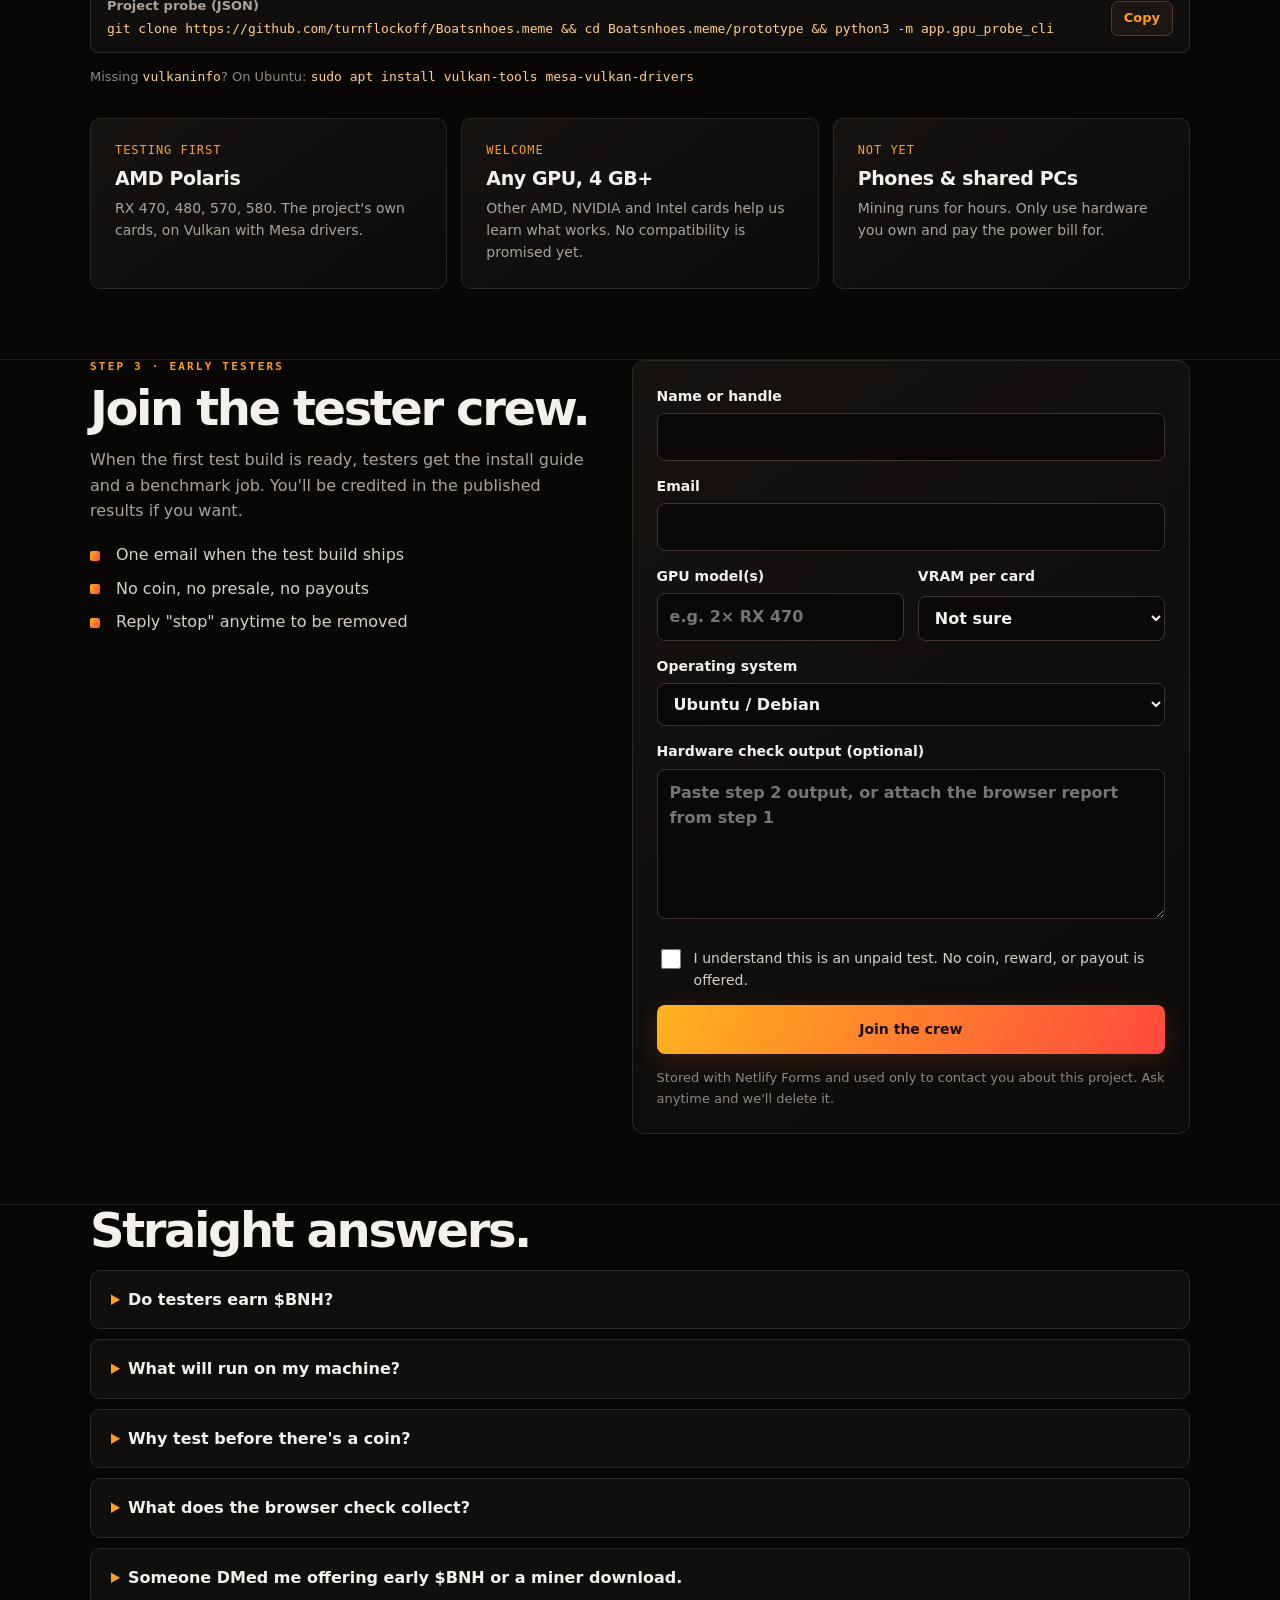
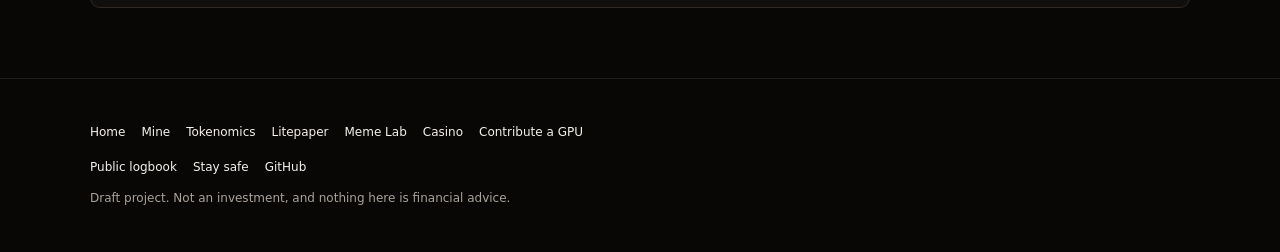
<file: contribute.html>
<!DOCTYPE html>
<html lang="en">
<head>
<meta charset="utf-8">
<meta name="viewport" content="width=device-width, initial-scale=1, viewport-fit=cover">
<title>Contribute a GPU — Boats n Hoes ($BNH)</title>
<meta name="description" content="Check whether your GPU could mine $BNH and join the Boats n Hoes hardware tester list. No coin exists yet; testing comes first.">
<meta name="theme-color" content="#090705">
<link rel="icon" type="image/svg+xml" href="/favicon.svg">
<link rel="apple-touch-icon" href="/assets/apple-touch-icon.png">
<link rel="canonical" href="https://boatsnhoes.meme/contribute">
<meta property="og:type" content="website">
<meta property="og:url" content="https://boatsnhoes.meme/contribute">
<meta property="og:title" content="Got a GPU? Get your rig ready — Boats n Hoes">
<meta property="og:description" content="Run a 10-second browser check, then help test real hardware before $BNH has a chain.">
<meta property="og:image" content="https://boatsnhoes.meme/assets/og-home.png">
<meta name="twitter:card" content="summary_large_image">
<meta name="twitter:image" content="https://boatsnhoes.meme/assets/og-home.png">
<link rel="stylesheet" href="/assets/site.css">
</head>
<body>
<a class="skip" href="#main">Skip to content</a>
<header class="nav">
  <a class="brand" href="/" aria-label="Boats n Hoes home"><img src="/assets/mark-orange.svg" alt="" width="34" height="34"><span>BOATS <b>N</b> HOES</span></a>
  <button class="menu" id="menubtn" type="button" aria-expanded="false" aria-controls="navlinks">Menu</button>
  <nav class="links" id="navlinks" aria-label="Main">
    <a href="#check">1 · Browser check</a><a href="#linux">2 · Linux check</a><a href="#join">3 · Join testers</a><a href="#faq">FAQ</a><a href="/">← Home</a>
  </nav>
</header>

<main id="main">
<section class="c-hero wrap">
  <span class="badge">GPU tester program · early access</span>
  <h1 style="margin-top:18px">Got a GPU collecting <span>dust?</span></h1>
  <p class="tag">Before $BNH has a chain, we're testing what regular cards can really do. Three steps: check this device, run the Linux check, join the tester list.</p>
  <div class="callout" style="max-width:640px;margin:24px auto 0;text-align:left"><b>Heads up:</b> no miner or worker software is released yet. Nothing runs on your machine from this page, and testers get no payouts or coins.</div>
</section>

<section id="check">
  <div class="wrap">
    <div class="kicker">Step 1 · 10 seconds</div>
    <h2>Quick browser check.</h2>
    <p class="lead">Reads what your browser reports about this device's graphics. It runs locally. Nothing is sent anywhere unless you attach it to the sign-up form yourself.</p>
    <div class="checker" style="margin-top:24px">
      <button class="btn" id="runcheck" type="button">Check this device</button>
      <div class="report" id="report" hidden>
        <div class="verdict" id="verdict"></div>
        <dl id="facts"></dl>
        <div class="report-actions"><button class="btn ghost" id="copyreport" type="button">Copy report</button><button class="btn ghost" id="attachreport" type="button">Attach to sign-up ↓</button></div>
        <p class="fine">Browsers often hide or round hardware details for privacy, and phones won't be mining rigs. The Linux check in step 2 is what counts.</p>
      </div>
    </div>
  </div>
</section>

<section id="linux" style="padding-top:0">
  <div class="wrap">
    <div class="kicker">Step 2 · Linux rigs</div>
    <h2>Run the real hardware check.</h2>
    <p class="lead">The same commands we run on the project's own RX 470 rig. The project probe replaces your user name, host name, home folder and device IDs itself; for the other commands, the sign-up form spots user@host prompts, home folders and device IDs and offers to remove them before anything is sent.</p>
    <div class="cmds" style="margin-top:24px">
      <div class="cmd"><div><b>OS release</b><code>lsb_release -a</code></div><button class="copy" type="button">Copy</button></div>
      <div class="cmd"><div><b>Kernel</b><code>uname -r</code></div><button class="copy" type="button">Copy</button></div>
      <div class="cmd"><div><b>GPUs + drivers</b><code>lspci -nnk | grep -A3 -E 'VGA|Display'</code></div><button class="copy" type="button">Copy</button></div>
      <div class="cmd"><div><b>Vulkan devices</b><code>vulkaninfo --summary</code></div><button class="copy" type="button">Copy</button></div>
      <div class="cmd"><div><b>GPU permissions</b><code>ls -l /dev/dri</code></div><button class="copy" type="button">Copy</button></div>
      <div class="cmd"><div><b>Project probe (JSON)</b><code>git clone https://github.com/turnflockoff/Boatsnhoes.meme &amp;&amp; cd Boatsnhoes.meme/prototype &amp;&amp; python3 -m app.gpu_probe_cli</code></div><button class="copy" type="button">Copy</button></div>
    </div>
    <p class="fine" style="margin-top:14px">Missing <code>vulkaninfo</code>? On Ubuntu: <code>sudo apt install vulkan-tools mesa-vulkan-drivers</code></p>
    <div class="facts" style="margin-top:30px">
      <div class="fact"><span class="tagline">Testing first</span><h3>AMD Polaris</h3><p>RX 470, 480, 570, 580. The project's own cards, on Vulkan with Mesa drivers.</p></div>
      <div class="fact"><span class="tagline">Welcome</span><h3>Any GPU, 4 GB+</h3><p>Other AMD, NVIDIA and Intel cards help us learn what works. No compatibility is promised yet.</p></div>
      <div class="fact"><span class="tagline">Not yet</span><h3>Phones &amp; shared PCs</h3><p>Mining runs for hours. Only use hardware you own and pay the power bill for.</p></div>
    </div>
  </div>
</section>

<section id="join" style="padding-top:0">
  <div class="wrap join">
    <div>
      <div class="kicker">Step 3 · Early testers</div>
      <h2>Join the tester crew.</h2>
      <p class="lead">When the first test build is ready, testers get the install guide and a benchmark job. You'll be credited in the published results if you want.</p>
      <ul class="ticks"><li>One email when the test build ships</li><li>No coin, no presale, no payouts</li><li>Reply "stop" anytime to be removed</li></ul>
    </div>
    <form class="form" name="gpu-testers" method="POST" action="/thanks" data-netlify="true" netlify-honeypot="bot-field">
      <input type="hidden" name="form-name" value="gpu-testers">
      <p class="hide"><label>Don't fill this out: <input type="text" name="bot-field" tabindex="-1" autocomplete="off"></label></p>
      <label>Name or handle<input name="handle" type="text" maxlength="60" required autocomplete="nickname"></label>
      <label>Email<input name="email" type="email" required autocomplete="email"></label>
      <div class="row2">
        <label>GPU model(s)<input name="gpus" type="text" maxlength="120" placeholder="e.g. 2× RX 470" required></label>
        <label>VRAM per card<select name="vram"><option value="">Not sure</option><option>2 GB</option><option>4 GB</option><option>6 GB</option><option>8 GB</option><option>10–12 GB</option><option>16 GB+</option></select></label>
      </div>
      <label>Operating system<select name="os"><option>Ubuntu / Debian</option><option>Other Linux</option><option>Windows</option><option>macOS</option></select></label>
      <label>Hardware check output (optional)<textarea name="report" id="reportfield" rows="5" maxlength="12000" aria-describedby="report-status" placeholder="Paste step 2 output, or attach the browser report from step 1"></textarea></label>
      <p class="fine" id="report-status" role="status" aria-live="polite" style="margin:0"></p>
      <button class="btn ghost" id="report-scrub" type="button" hidden>Remove them</button>
      <label class="consent"><input type="checkbox" name="understands" value="yes" required> I understand this is an unpaid test. No coin, reward, or payout is offered.</label>
      <button class="btn alt" type="submit">Join the crew</button>
      <p class="fine" style="margin:0">Stored with Netlify Forms and used only to contact you about this project. Ask anytime and we'll delete it.</p>
    </form>
  </div>
</section>

<section id="faq" style="padding-top:0">
  <div class="wrap">
    <h2>Straight answers.</h2>
    <div class="faq">
      <details><summary>Do testers earn $BNH?</summary><p>No. $BNH doesn't exist yet, and testing isn't paid. When mining opens, it's planned as a fair launch where anyone can mine.</p></details>
      <details><summary>What will run on my machine?</summary><p>Nothing yet. The first test build will be open source, so you can read every line before installing. Downloads will be signed with published checksums.</p></details>
      <details><summary>Why test before there's a coin?</summary><p>Because a "GPU-friendly" coin that old GPUs can't actually run is a scam waiting to happen. We publish what works and what breaks.</p></details>
      <details><summary>What does the browser check collect?</summary><p>Nothing leaves your browser unless you paste or attach the report into the form.</p></details>
      <details><summary>Someone DMed me offering early $BNH or a miner download.</summary><p>That's a scam. We never DM first and never ask for a recovery phrase. Only trust links on boatsnhoes.meme and the GitHub repo. <a href="/stay-safe">How to spot fakes</a>.</p></details>
    </div>
  </div>
</section>
</main>

<footer>
  <div class="wrap">
    <p class="footlinks"><a href="/">Home</a><a href="/mine">Mine</a><a href="/tokenomics">Tokenomics</a><a href="/litepaper">Litepaper</a><a href="/meme-lab">Meme Lab</a><a href="/casino">Casino</a><a href="/contribute">Contribute a GPU</a><a href="/reports/">Public logbook</a><a href="/stay-safe">Stay safe</a><a href="https://github.com/turnflockoff/Boatsnhoes.meme">GitHub</a></p>
    <p>Draft project. Not an investment, and nothing here is financial advice.</p>
  </div>
</footer>
<script src="/assets/contribute.js" defer></script>
</body>
</html>
</file>
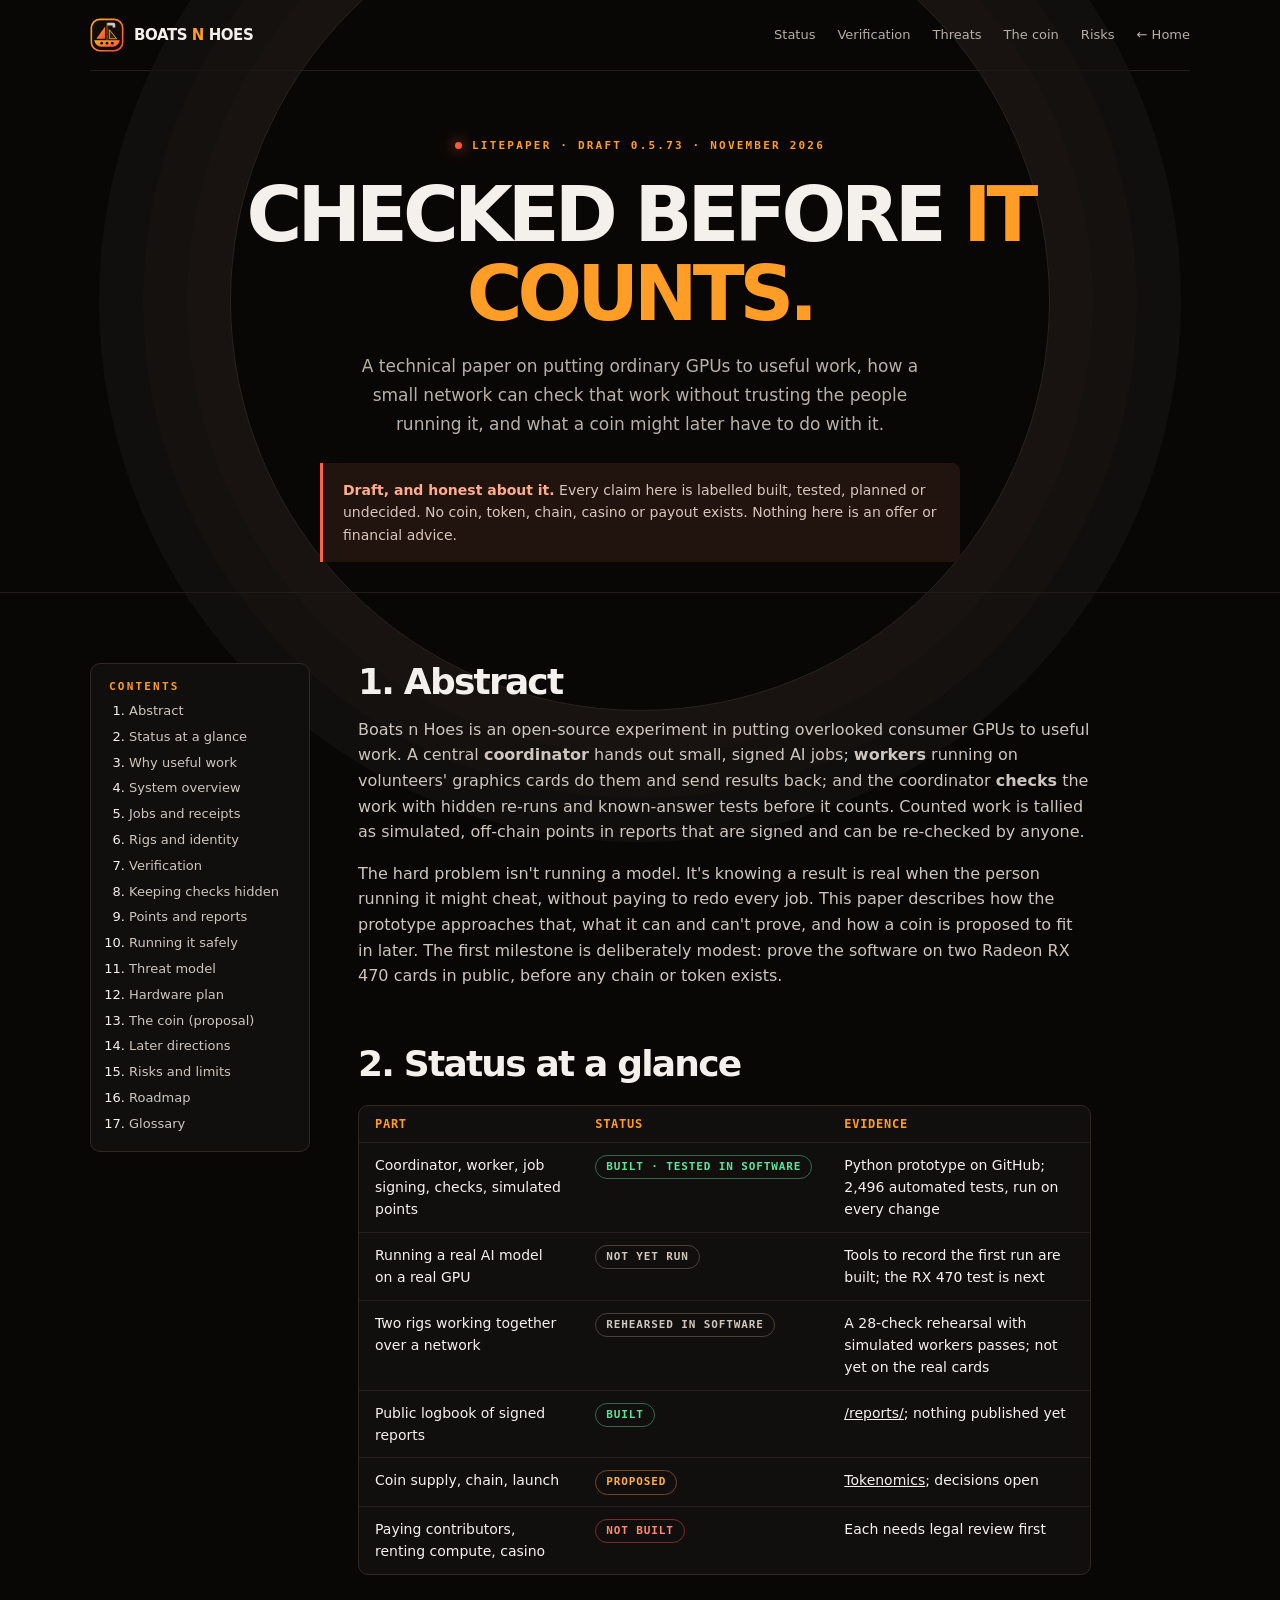
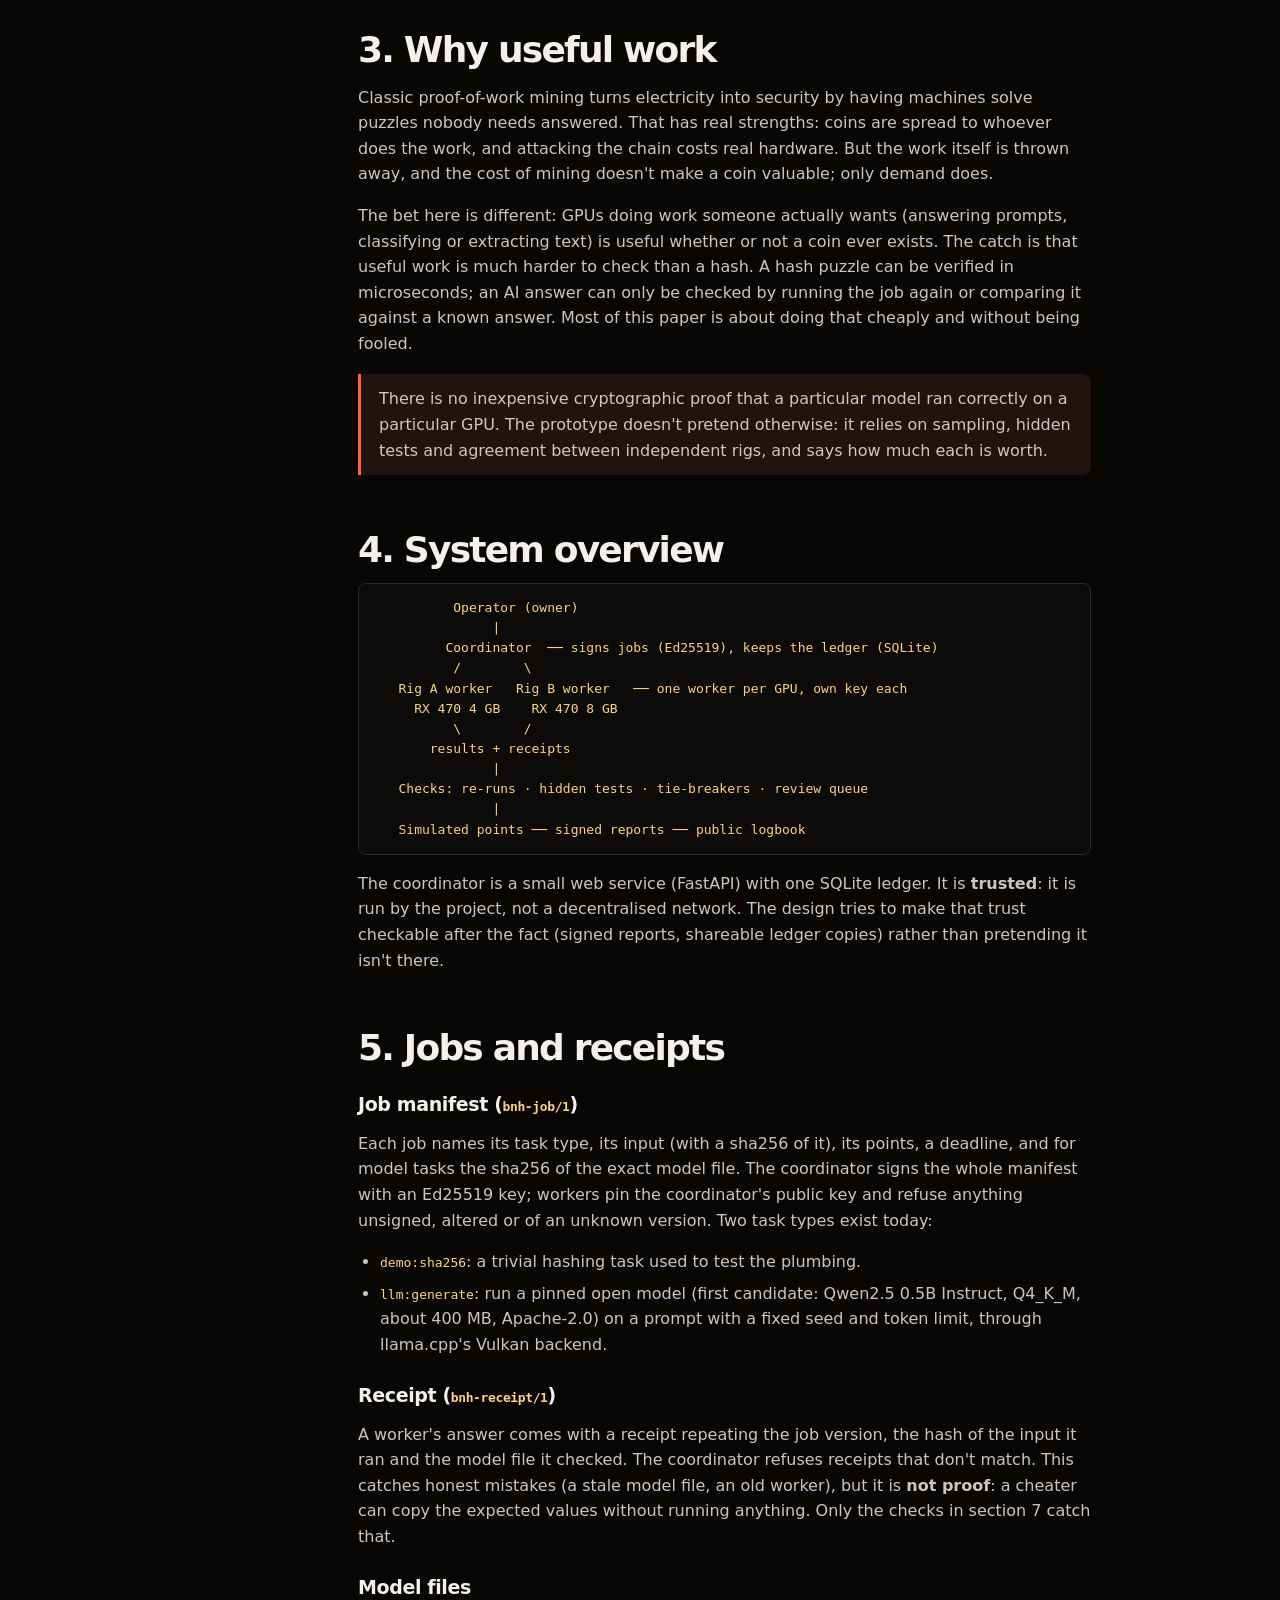
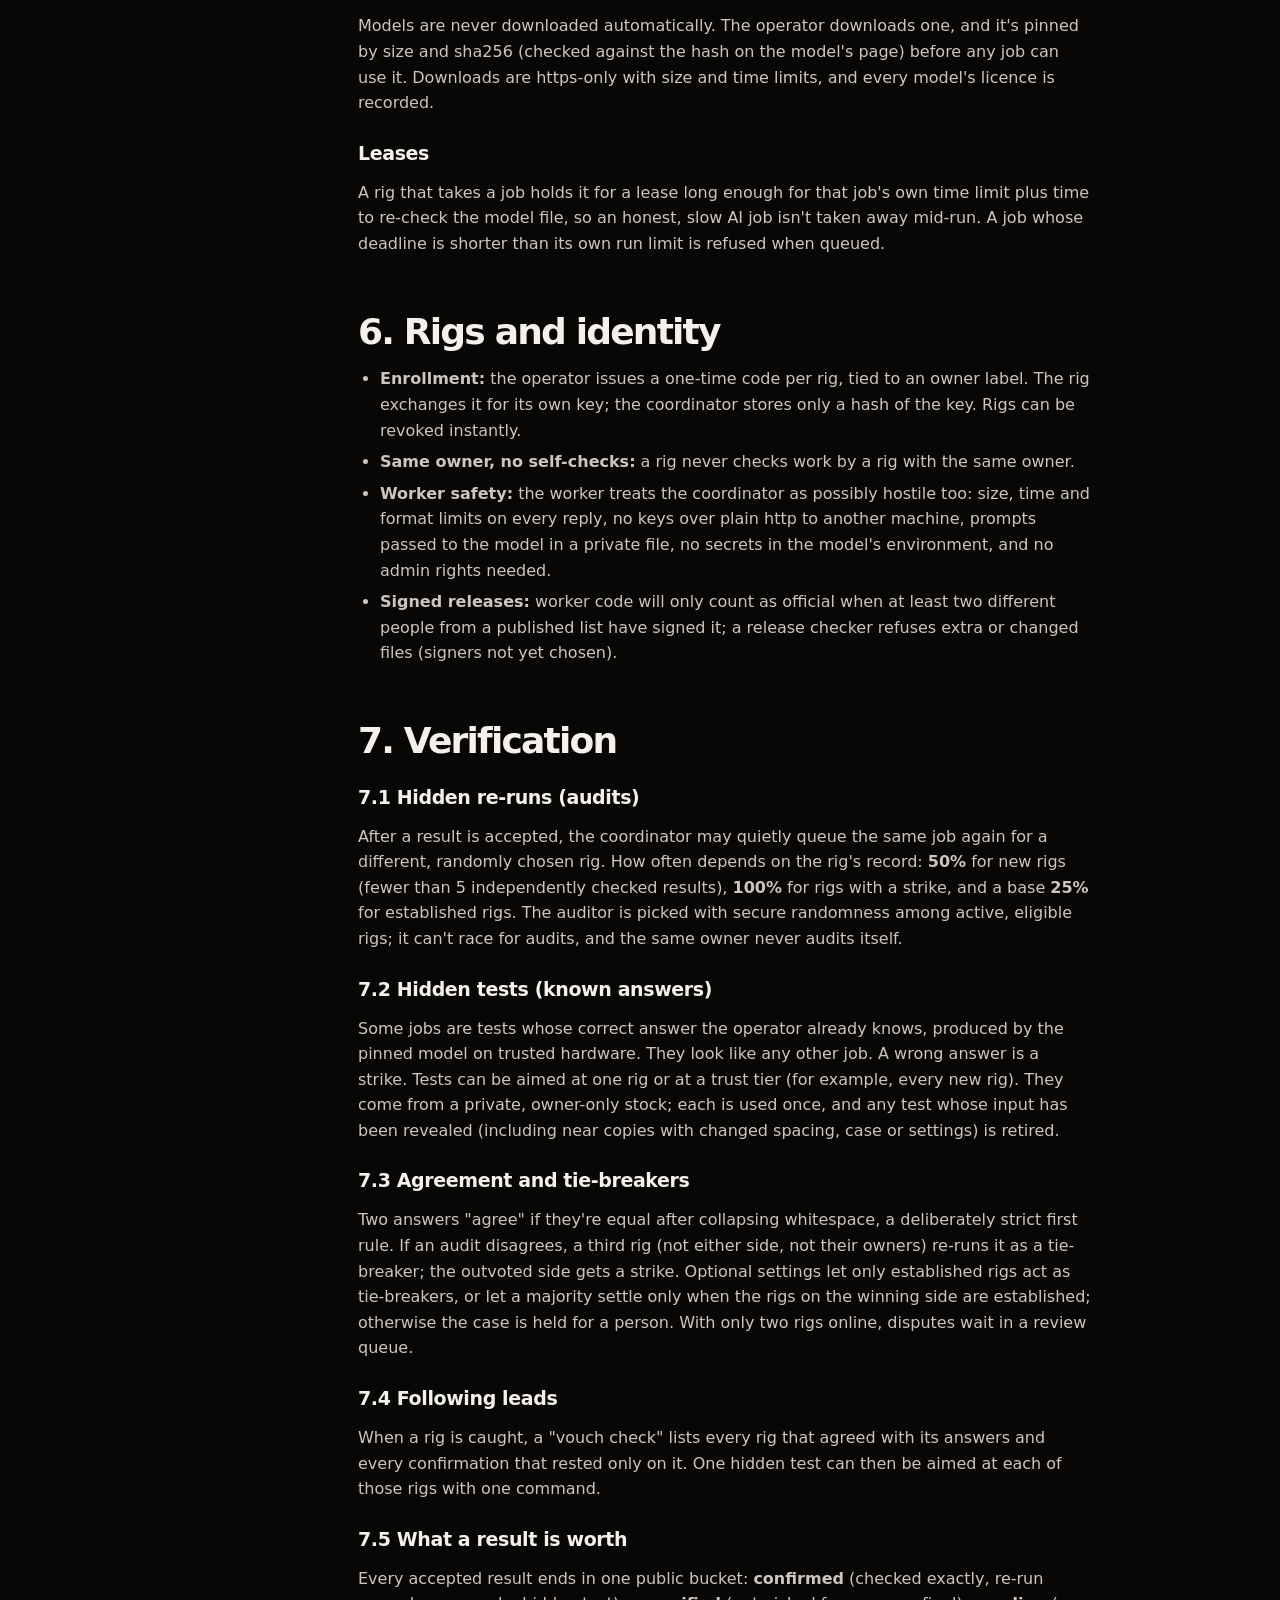
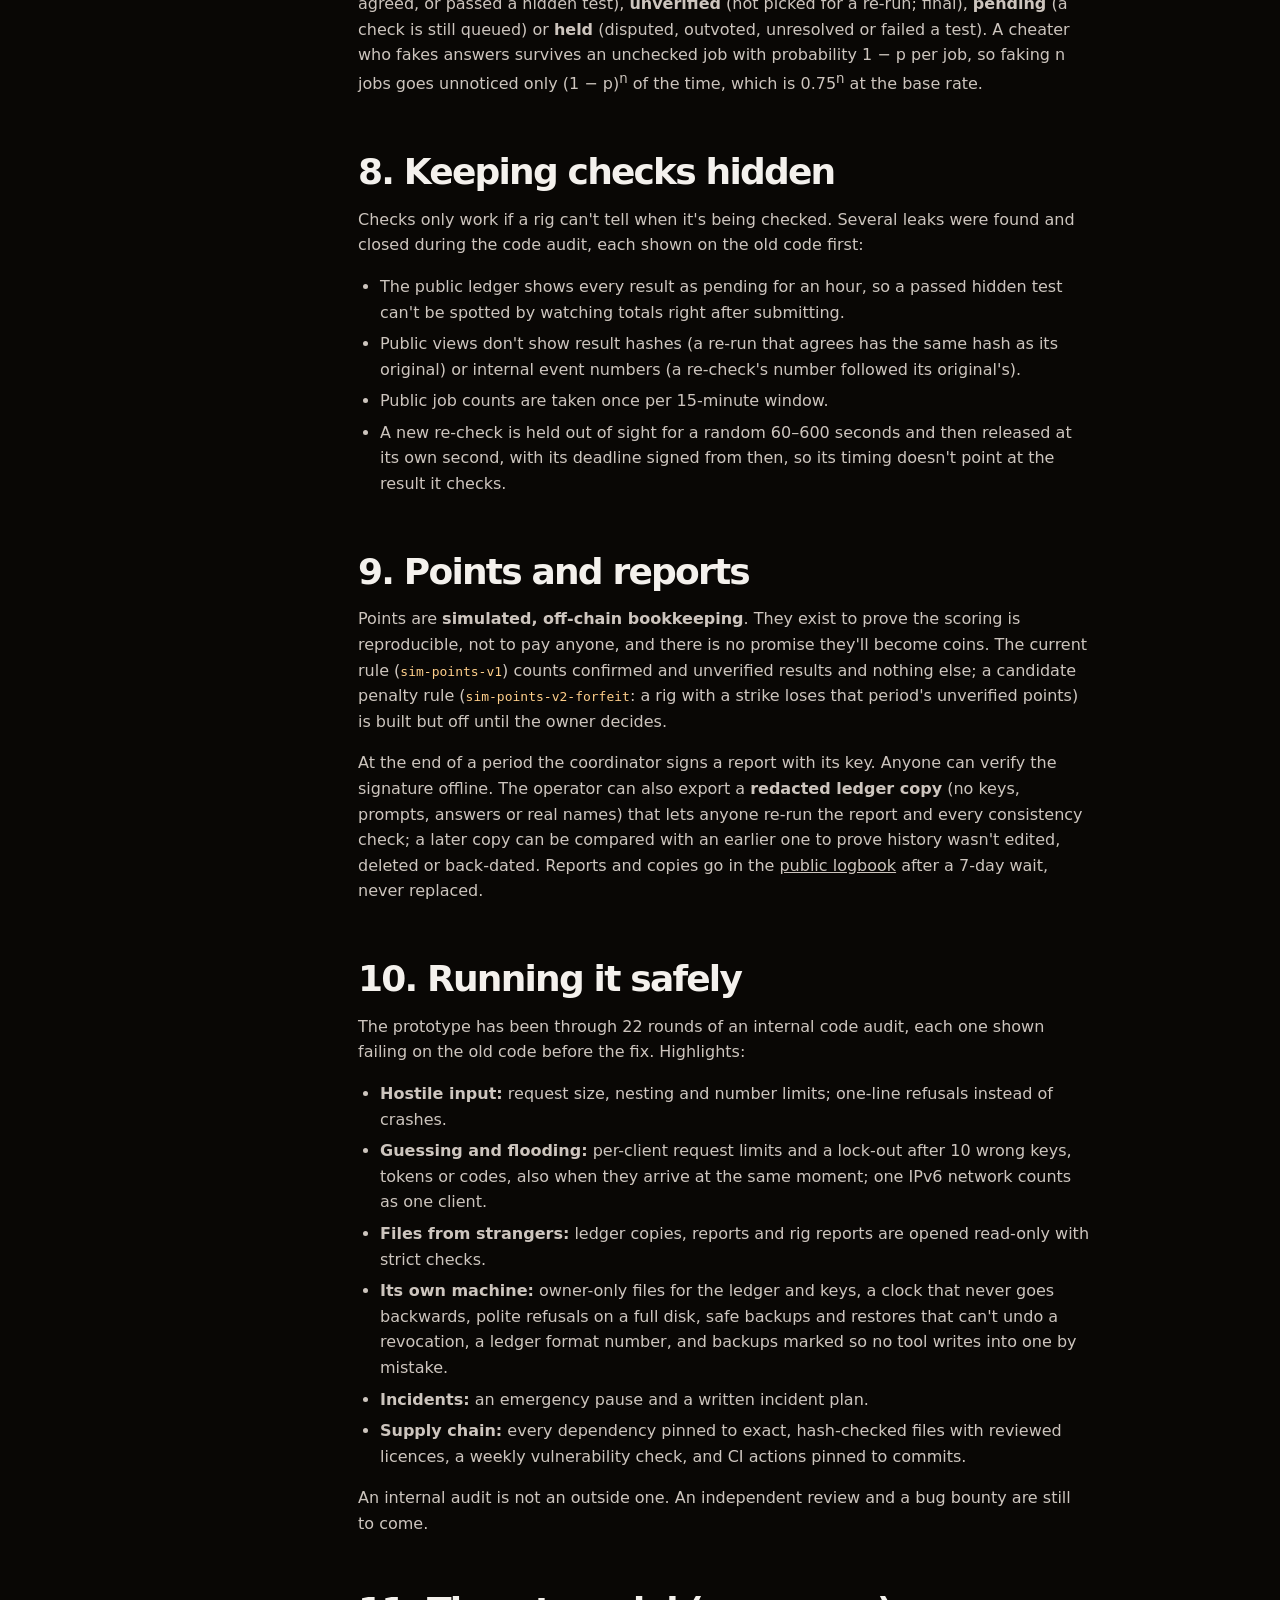
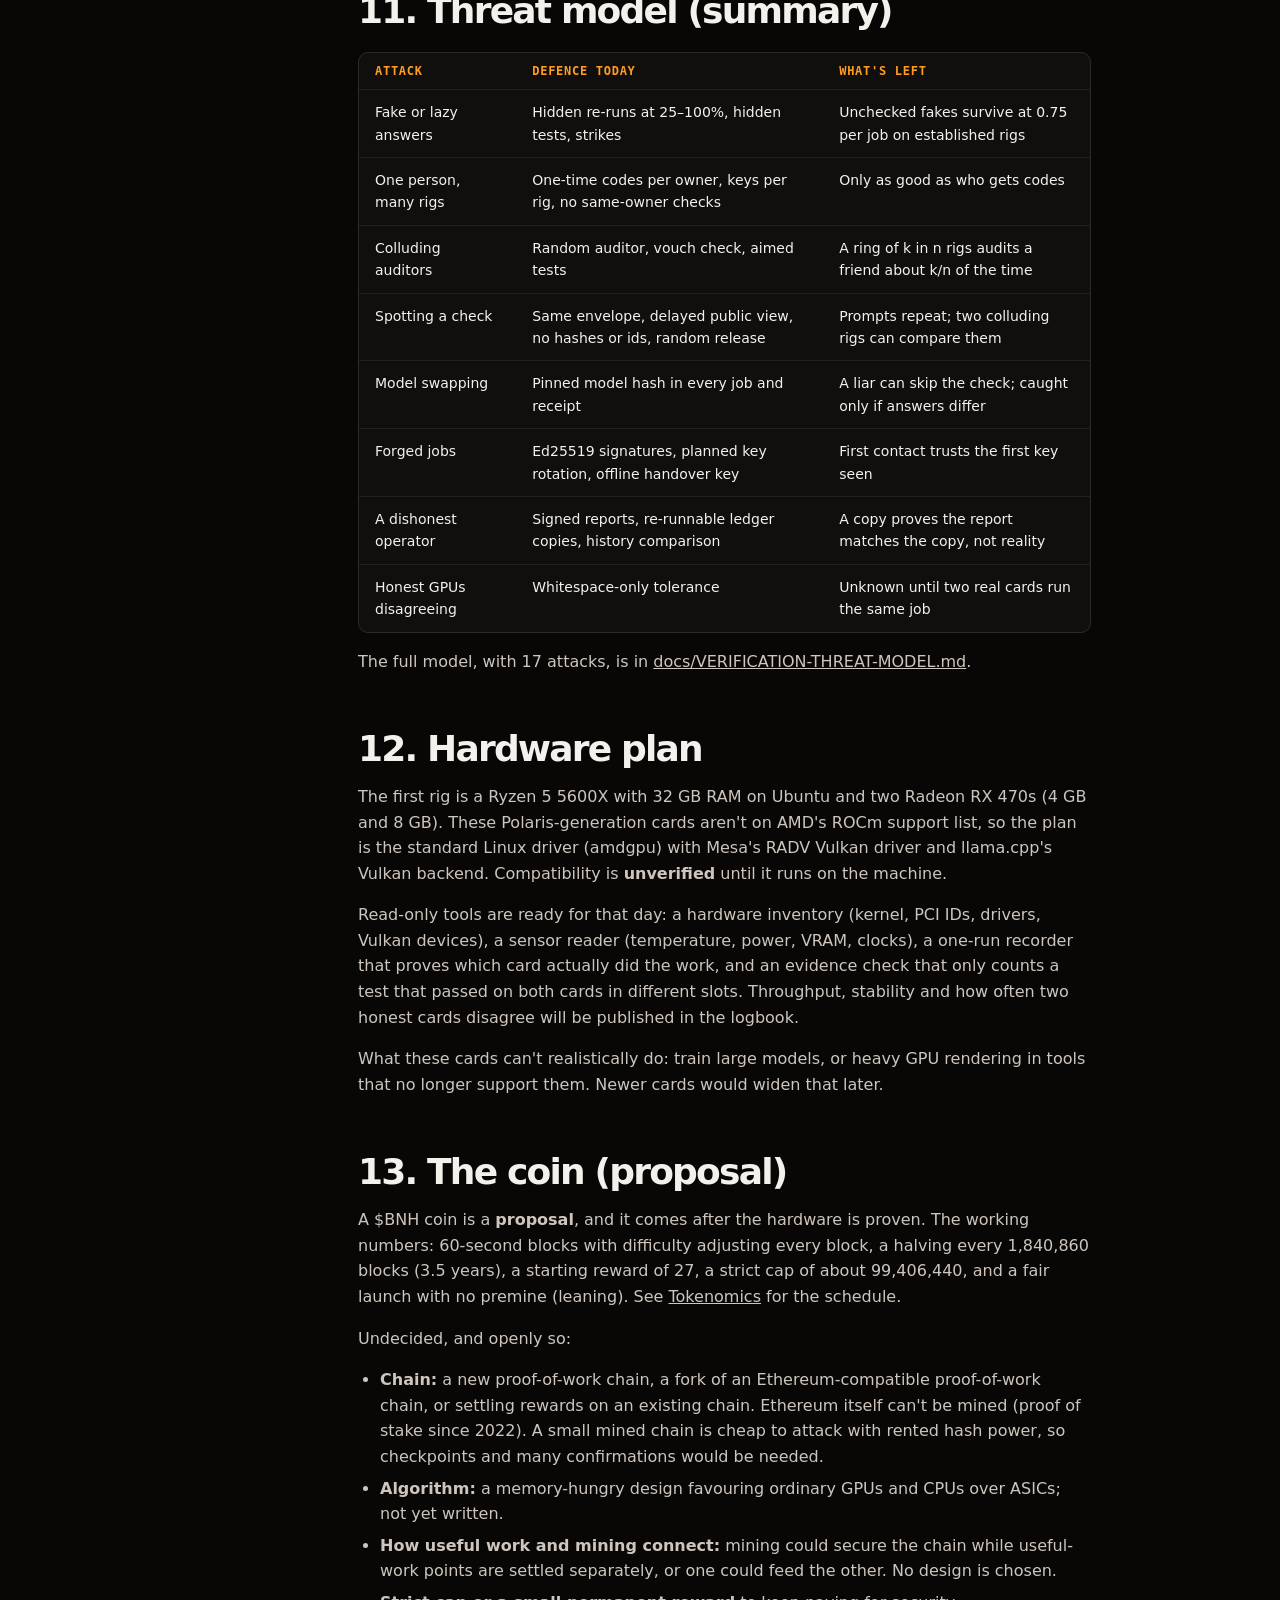
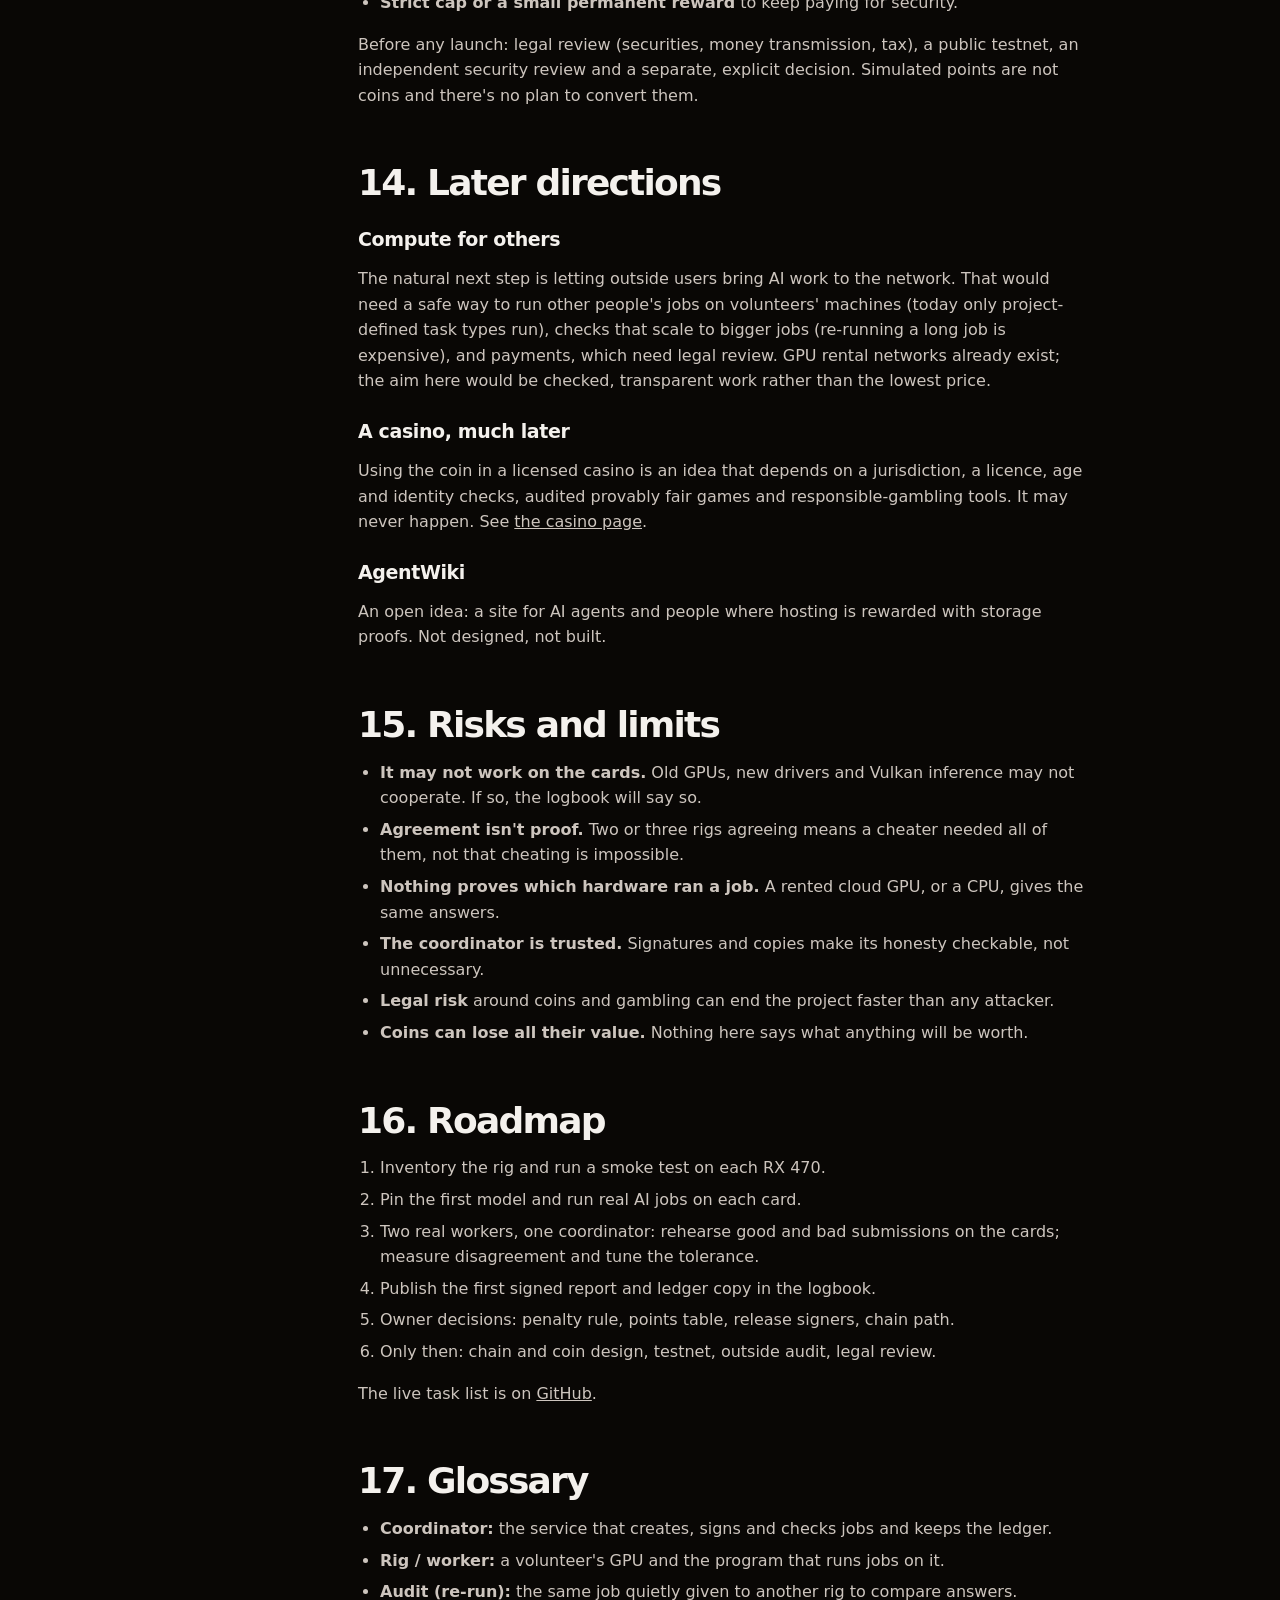
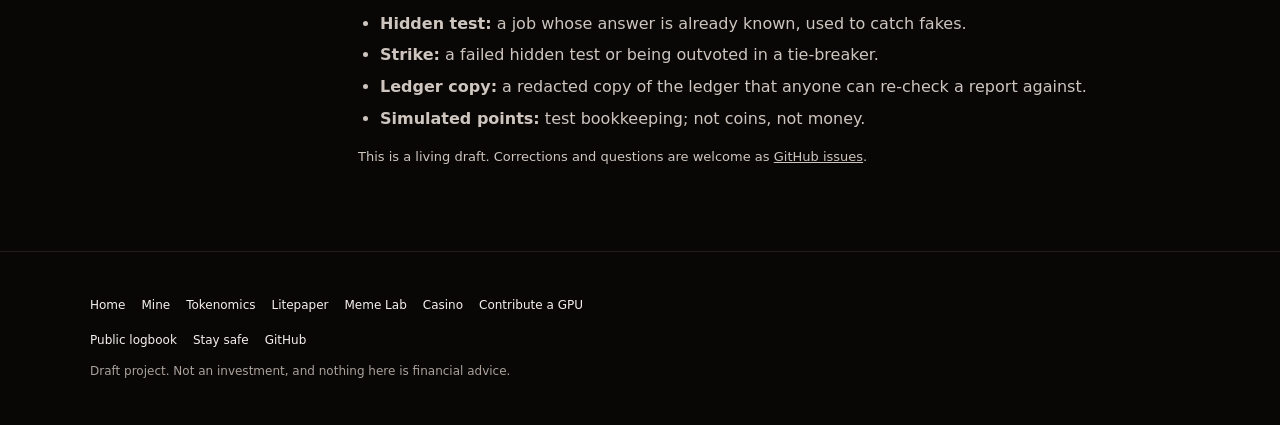
<file: litepaper.html>
<!DOCTYPE html>
<html lang="en">
<head>
<meta charset="utf-8">
<meta name="viewport" content="width=device-width, initial-scale=1, viewport-fit=cover">
<title>Litepaper (draft) — Boats n Hoes ($BNH)</title>
<meta name="description" content="The Boats n Hoes technical paper: useful AI work on ordinary GPUs, how results are checked before they count, the threat model, simulated scoring, and the proposed coin. Draft; separates what's built, tested and planned.">
<meta name="theme-color" content="#090705">
<link rel="icon" type="image/svg+xml" href="/favicon.svg">
<link rel="apple-touch-icon" href="/assets/apple-touch-icon.png">
<link rel="canonical" href="https://boatsnhoes.meme/litepaper">
<meta property="og:type" content="article">
<meta property="og:url" content="https://boatsnhoes.meme/litepaper">
<meta property="og:title" content="Boats n Hoes litepaper (draft)">
<meta property="og:description" content="Useful AI work on ordinary GPUs, checked before it counts. What's built, what's tested, what's still a plan.">
<meta property="og:image" content="https://boatsnhoes.meme/assets/og-home.png">
<meta name="twitter:card" content="summary_large_image">
<meta name="twitter:image" content="https://boatsnhoes.meme/assets/og-home.png">
<link rel="stylesheet" href="/assets/site.css">
</head>
<body>
<a class="skip" href="#main">Skip to content</a>
<header class="nav">
  <a class="brand" href="/" aria-label="Boats n Hoes home"><img src="/assets/mark-orange.svg" alt="" width="34" height="34"><span>BOATS <b>N</b> HOES</span></a>
  <button class="menu" id="menubtn" type="button" aria-expanded="false" aria-controls="navlinks">Menu</button>
  <nav class="links" id="navlinks" aria-label="Main">
    <a href="#status">Status</a><a href="#verification">Verification</a><a href="#threats">Threats</a><a href="#coin">The coin</a><a href="#risks">Risks</a><a href="/">← Home</a>
  </nav>
</header>

<main id="main">
<section class="c-hero wrap">
  <span class="badge">Litepaper · draft 0.5.73 · November 2026</span>
  <h1 style="margin-top:18px">Checked before <span>it counts.</span></h1>
  <p class="tag">A technical paper on putting ordinary GPUs to useful work, how a small network can check that work without trusting the people running it, and what a coin might later have to do with it.</p>
  <div class="callout" style="max-width:640px;margin:24px auto 0;text-align:left"><b>Draft, and honest about it.</b> Every claim here is labelled built, tested, planned or undecided. No coin, token, chain, casino or payout exists. Nothing here is an offer or financial advice.</div>
</section>

<section>
  <div class="wrap doc">
    <nav class="toc" aria-label="Contents">
      <b>Contents</b>
      <ol>
        <li><a href="#abstract">Abstract</a></li>
        <li><a href="#status">Status at a glance</a></li>
        <li><a href="#why">Why useful work</a></li>
        <li><a href="#system">System overview</a></li>
        <li><a href="#jobs">Jobs and receipts</a></li>
        <li><a href="#workers">Rigs and identity</a></li>
        <li><a href="#verification">Verification</a></li>
        <li><a href="#privacy">Keeping checks hidden</a></li>
        <li><a href="#scoring">Points and reports</a></li>
        <li><a href="#ops">Running it safely</a></li>
        <li><a href="#threats">Threat model</a></li>
        <li><a href="#hardware">Hardware plan</a></li>
        <li><a href="#coin">The coin (proposal)</a></li>
        <li><a href="#future">Later directions</a></li>
        <li><a href="#risks">Risks and limits</a></li>
        <li><a href="#roadmap">Roadmap</a></li>
        <li><a href="#glossary">Glossary</a></li>
      </ol>
    </nav>

    <article class="prose">
      <h2 id="abstract">1. Abstract</h2>
      <p>Boats n Hoes is an open-source experiment in putting overlooked consumer GPUs to useful work. A central <b>coordinator</b> hands out small, signed AI jobs; <b>workers</b> running on volunteers' graphics cards do them and send results back; and the coordinator <b>checks</b> the work with hidden re-runs and known-answer tests before it counts. Counted work is tallied as simulated, off-chain points in reports that are signed and can be re-checked by anyone.</p>
      <p>The hard problem isn't running a model. It's knowing a result is real when the person running it might cheat, without paying to redo every job. This paper describes how the prototype approaches that, what it can and can't prove, and how a coin is proposed to fit in later. The first milestone is deliberately modest: prove the software on two Radeon RX 470 cards in public, before any chain or token exists.</p>

      <h2 id="status">2. Status at a glance</h2>
      <div class="tablewrap">
        <table class="data">
          <thead><tr><th scope="col">Part</th><th scope="col">Status</th><th scope="col">Evidence</th></tr></thead>
          <tbody>
            <tr><td>Coordinator, worker, job signing, checks, simulated points</td><td><span class="pill done">Built · tested in software</span></td><td>Python prototype on GitHub; 2,496 automated tests, run on every change</td></tr>
            <tr><td>Running a real AI model on a real GPU</td><td><span class="pill open">Not yet run</span></td><td>Tools to record the first run are built; the RX 470 test is next</td></tr>
            <tr><td>Two rigs working together over a network</td><td><span class="pill open">Rehearsed in software</span></td><td>A 28-check rehearsal with simulated workers passes; not yet on the real cards</td></tr>
            <tr><td>Public logbook of signed reports</td><td><span class="pill done">Built</span></td><td><a href="/reports/">/reports/</a>; nothing published yet</td></tr>
            <tr><td>Coin supply, chain, launch</td><td><span class="pill">Proposed</span></td><td><a href="/tokenomics">Tokenomics</a>; decisions open</td></tr>
            <tr><td>Paying contributors, renting compute, casino</td><td><span class="pill no">Not built</span></td><td>Each needs legal review first</td></tr>
          </tbody>
        </table>
      </div>

      <h2 id="why">3. Why useful work</h2>
      <p>Classic proof-of-work mining turns electricity into security by having machines solve puzzles nobody needs answered. That has real strengths: coins are spread to whoever does the work, and attacking the chain costs real hardware. But the work itself is thrown away, and the cost of mining doesn't make a coin valuable; only demand does.</p>
      <p>The bet here is different: GPUs doing work someone actually wants (answering prompts, classifying or extracting text) is useful whether or not a coin ever exists. The catch is that useful work is much harder to check than a hash. A hash puzzle can be verified in microseconds; an AI answer can only be checked by running the job again or comparing it against a known answer. Most of this paper is about doing that cheaply and without being fooled.</p>
      <blockquote>There is no inexpensive cryptographic proof that a particular model ran correctly on a particular GPU. The prototype doesn't pretend otherwise: it relies on sampling, hidden tests and agreement between independent rigs, and says how much each is worth.</blockquote>

      <h2 id="system">4. System overview</h2>
<pre><code>          Operator (owner)
               |
         Coordinator  ── signs jobs (Ed25519), keeps the ledger (SQLite)
          /        \
   Rig A worker   Rig B worker   ── one worker per GPU, own key each
     RX 470 4 GB    RX 470 8 GB
          \        /
       results + receipts
               |
   Checks: re-runs · hidden tests · tie-breakers · review queue
               |
   Simulated points ── signed reports ── public logbook</code></pre>
      <p>The coordinator is a small web service (FastAPI) with one SQLite ledger. It is <b>trusted</b>: it is run by the project, not a decentralised network. The design tries to make that trust checkable after the fact (signed reports, shareable ledger copies) rather than pretending it isn't there.</p>

      <h2 id="jobs">5. Jobs and receipts</h2>
      <h3>Job manifest (<code>bnh-job/1</code>)</h3>
      <p>Each job names its task type, its input (with a sha256 of it), its points, a deadline, and for model tasks the sha256 of the exact model file. The coordinator signs the whole manifest with an Ed25519 key; workers pin the coordinator's public key and refuse anything unsigned, altered or of an unknown version. Two task types exist today:</p>
      <ul>
        <li><code>demo:sha256</code>: a trivial hashing task used to test the plumbing.</li>
        <li><code>llm:generate</code>: run a pinned open model (first candidate: Qwen2.5 0.5B Instruct, Q4_K_M, about 400 MB, Apache-2.0) on a prompt with a fixed seed and token limit, through llama.cpp's Vulkan backend.</li>
      </ul>
      <h3>Receipt (<code>bnh-receipt/1</code>)</h3>
      <p>A worker's answer comes with a receipt repeating the job version, the hash of the input it ran and the model file it checked. The coordinator refuses receipts that don't match. This catches honest mistakes (a stale model file, an old worker), but it is <b>not proof</b>: a cheater can copy the expected values without running anything. Only the checks in section 7 catch that.</p>
      <h3>Model files</h3>
      <p>Models are never downloaded automatically. The operator downloads one, and it's pinned by size and sha256 (checked against the hash on the model's page) before any job can use it. Downloads are https-only with size and time limits, and every model's licence is recorded.</p>
      <h3>Leases</h3>
      <p>A rig that takes a job holds it for a lease long enough for that job's own time limit plus time to re-check the model file, so an honest, slow AI job isn't taken away mid-run. A job whose deadline is shorter than its own run limit is refused when queued.</p>

      <h2 id="workers">6. Rigs and identity</h2>
      <ul>
        <li><b>Enrollment:</b> the operator issues a one-time code per rig, tied to an owner label. The rig exchanges it for its own key; the coordinator stores only a hash of the key. Rigs can be revoked instantly.</li>
        <li><b>Same owner, no self-checks:</b> a rig never checks work by a rig with the same owner.</li>
        <li><b>Worker safety:</b> the worker treats the coordinator as possibly hostile too: size, time and format limits on every reply, no keys over plain http to another machine, prompts passed to the model in a private file, no secrets in the model's environment, and no admin rights needed.</li>
        <li><b>Signed releases:</b> worker code will only count as official when at least two different people from a published list have signed it; a release checker refuses extra or changed files (signers not yet chosen).</li>
      </ul>

      <h2 id="verification">7. Verification</h2>
      <h3>7.1 Hidden re-runs (audits)</h3>
      <p>After a result is accepted, the coordinator may quietly queue the same job again for a different, randomly chosen rig. How often depends on the rig's record: <b>50%</b> for new rigs (fewer than 5 independently checked results), <b>100%</b> for rigs with a strike, and a base <b>25%</b> for established rigs. The auditor is picked with secure randomness among active, eligible rigs; it can't race for audits, and the same owner never audits itself.</p>
      <h3>7.2 Hidden tests (known answers)</h3>
      <p>Some jobs are tests whose correct answer the operator already knows, produced by the pinned model on trusted hardware. They look like any other job. A wrong answer is a strike. Tests can be aimed at one rig or at a trust tier (for example, every new rig). They come from a private, owner-only stock; each is used once, and any test whose input has been revealed (including near copies with changed spacing, case or settings) is retired.</p>
      <h3>7.3 Agreement and tie-breakers</h3>
      <p>Two answers "agree" if they're equal after collapsing whitespace, a deliberately strict first rule. If an audit disagrees, a third rig (not either side, not their owners) re-runs it as a tie-breaker; the outvoted side gets a strike. Optional settings let only established rigs act as tie-breakers, or let a majority settle only when the rigs on the winning side are established; otherwise the case is held for a person. With only two rigs online, disputes wait in a review queue.</p>
      <h3>7.4 Following leads</h3>
      <p>When a rig is caught, a "vouch check" lists every rig that agreed with its answers and every confirmation that rested only on it. One hidden test can then be aimed at each of those rigs with one command.</p>
      <h3>7.5 What a result is worth</h3>
      <p>Every accepted result ends in one public bucket: <b>confirmed</b> (checked exactly, re-run agreed, or passed a hidden test), <b>unverified</b> (not picked for a re-run; final), <b>pending</b> (a check is still queued) or <b>held</b> (disputed, outvoted, unresolved or failed a test). A cheater who fakes answers survives an unchecked job with probability 1 − p per job, so faking n jobs goes unnoticed only (1 − p)<sup>n</sup> of the time, which is 0.75<sup>n</sup> at the base rate.</p>

      <h2 id="privacy">8. Keeping checks hidden</h2>
      <p>Checks only work if a rig can't tell when it's being checked. Several leaks were found and closed during the code audit, each shown on the old code first:</p>
      <ul>
        <li>The public ledger shows every result as pending for an hour, so a passed hidden test can't be spotted by watching totals right after submitting.</li>
        <li>Public views don't show result hashes (a re-run that agrees has the same hash as its original) or internal event numbers (a re-check's number followed its original's).</li>
        <li>Public job counts are taken once per 15-minute window.</li>
        <li>A new re-check is held out of sight for a random 60–600 seconds and then released at its own second, with its deadline signed from then, so its timing doesn't point at the result it checks.</li>
      </ul>

      <h2 id="scoring">9. Points and reports</h2>
      <p>Points are <b>simulated, off-chain bookkeeping</b>. They exist to prove the scoring is reproducible, not to pay anyone, and there is no promise they'll become coins. The current rule (<code>sim-points-v1</code>) counts confirmed and unverified results and nothing else; a candidate penalty rule (<code>sim-points-v2-forfeit</code>: a rig with a strike loses that period's unverified points) is built but off until the owner decides.</p>
      <p>At the end of a period the coordinator signs a report with its key. Anyone can verify the signature offline. The operator can also export a <b>redacted ledger copy</b> (no keys, prompts, answers or real names) that lets anyone re-run the report and every consistency check; a later copy can be compared with an earlier one to prove history wasn't edited, deleted or back-dated. Reports and copies go in the <a href="/reports/">public logbook</a> after a 7-day wait, never replaced.</p>

      <h2 id="ops">10. Running it safely</h2>
      <p>The prototype has been through 22 rounds of an internal code audit, each one shown failing on the old code before the fix. Highlights:</p>
      <ul>
        <li><b>Hostile input:</b> request size, nesting and number limits; one-line refusals instead of crashes.</li>
        <li><b>Guessing and flooding:</b> per-client request limits and a lock-out after 10 wrong keys, tokens or codes, also when they arrive at the same moment; one IPv6 network counts as one client.</li>
        <li><b>Files from strangers:</b> ledger copies, reports and rig reports are opened read-only with strict checks.</li>
        <li><b>Its own machine:</b> owner-only files for the ledger and keys, a clock that never goes backwards, polite refusals on a full disk, safe backups and restores that can't undo a revocation, a ledger format number, and backups marked so no tool writes into one by mistake.</li>
        <li><b>Incidents:</b> an emergency pause and a written incident plan.</li>
        <li><b>Supply chain:</b> every dependency pinned to exact, hash-checked files with reviewed licences, a weekly vulnerability check, and CI actions pinned to commits.</li>
      </ul>
      <p>An internal audit is not an outside one. An independent review and a bug bounty are still to come.</p>

      <h2 id="threats">11. Threat model (summary)</h2>
      <div class="tablewrap">
        <table class="data">
          <thead><tr><th scope="col">Attack</th><th scope="col">Defence today</th><th scope="col">What's left</th></tr></thead>
          <tbody>
            <tr><td>Fake or lazy answers</td><td>Hidden re-runs at 25–100%, hidden tests, strikes</td><td>Unchecked fakes survive at 0.75 per job on established rigs</td></tr>
            <tr><td>One person, many rigs</td><td>One-time codes per owner, keys per rig, no same-owner checks</td><td>Only as good as who gets codes</td></tr>
            <tr><td>Colluding auditors</td><td>Random auditor, vouch check, aimed tests</td><td>A ring of k in n rigs audits a friend about k/n of the time</td></tr>
            <tr><td>Spotting a check</td><td>Same envelope, delayed public view, no hashes or ids, random release</td><td>Prompts repeat; two colluding rigs can compare them</td></tr>
            <tr><td>Model swapping</td><td>Pinned model hash in every job and receipt</td><td>A liar can skip the check; caught only if answers differ</td></tr>
            <tr><td>Forged jobs</td><td>Ed25519 signatures, planned key rotation, offline handover key</td><td>First contact trusts the first key seen</td></tr>
            <tr><td>A dishonest operator</td><td>Signed reports, re-runnable ledger copies, history comparison</td><td>A copy proves the report matches the copy, not reality</td></tr>
            <tr><td>Honest GPUs disagreeing</td><td>Whitespace-only tolerance</td><td>Unknown until two real cards run the same job</td></tr>
          </tbody>
        </table>
      </div>
      <p>The full model, with 17 attacks, is in <a href="https://github.com/turnflockoff/Boatsnhoes.meme/blob/main/docs/VERIFICATION-THREAT-MODEL.md">docs/VERIFICATION-THREAT-MODEL.md</a>.</p>

      <h2 id="hardware">12. Hardware plan</h2>
      <p>The first rig is a Ryzen 5 5600X with 32 GB RAM on Ubuntu and two Radeon RX 470s (4 GB and 8 GB). These Polaris-generation cards aren't on AMD's ROCm support list, so the plan is the standard Linux driver (amdgpu) with Mesa's RADV Vulkan driver and llama.cpp's Vulkan backend. Compatibility is <b>unverified</b> until it runs on the machine.</p>
      <p>Read-only tools are ready for that day: a hardware inventory (kernel, PCI IDs, drivers, Vulkan devices), a sensor reader (temperature, power, VRAM, clocks), a one-run recorder that proves which card actually did the work, and an evidence check that only counts a test that passed on both cards in different slots. Throughput, stability and how often two honest cards disagree will be published in the logbook.</p>
      <p>What these cards can't realistically do: train large models, or heavy GPU rendering in tools that no longer support them. Newer cards would widen that later.</p>

      <h2 id="coin">13. The coin (proposal)</h2>
      <p>A $BNH coin is a <b>proposal</b>, and it comes after the hardware is proven. The working numbers: 60-second blocks with difficulty adjusting every block, a halving every 1,840,860 blocks (3.5 years), a starting reward of 27, a strict cap of about 99,406,440, and a fair launch with no premine (leaning). See <a href="/tokenomics">Tokenomics</a> for the schedule.</p>
      <p>Undecided, and openly so:</p>
      <ul>
        <li><b>Chain:</b> a new proof-of-work chain, a fork of an Ethereum-compatible proof-of-work chain, or settling rewards on an existing chain. Ethereum itself can't be mined (proof of stake since 2022). A small mined chain is cheap to attack with rented hash power, so checkpoints and many confirmations would be needed.</li>
        <li><b>Algorithm:</b> a memory-hungry design favouring ordinary GPUs and CPUs over ASICs; not yet written.</li>
        <li><b>How useful work and mining connect:</b> mining could secure the chain while useful-work points are settled separately, or one could feed the other. No design is chosen.</li>
        <li><b>Strict cap or a small permanent reward</b> to keep paying for security.</li>
      </ul>
      <p>Before any launch: legal review (securities, money transmission, tax), a public testnet, an independent security review and a separate, explicit decision. Simulated points are not coins and there's no plan to convert them.</p>

      <h2 id="future">14. Later directions</h2>
      <h3>Compute for others</h3>
      <p>The natural next step is letting outside users bring AI work to the network. That would need a safe way to run other people's jobs on volunteers' machines (today only project-defined task types run), checks that scale to bigger jobs (re-running a long job is expensive), and payments, which need legal review. GPU rental networks already exist; the aim here would be checked, transparent work rather than the lowest price.</p>
      <h3>A casino, much later</h3>
      <p>Using the coin in a licensed casino is an idea that depends on a jurisdiction, a licence, age and identity checks, audited provably fair games and responsible-gambling tools. It may never happen. See <a href="/casino">the casino page</a>.</p>
      <h3>AgentWiki</h3>
      <p>An open idea: a site for AI agents and people where hosting is rewarded with storage proofs. Not designed, not built.</p>

      <h2 id="risks">15. Risks and limits</h2>
      <ul>
        <li><b>It may not work on the cards.</b> Old GPUs, new drivers and Vulkan inference may not cooperate. If so, the logbook will say so.</li>
        <li><b>Agreement isn't proof.</b> Two or three rigs agreeing means a cheater needed all of them, not that cheating is impossible.</li>
        <li><b>Nothing proves which hardware ran a job.</b> A rented cloud GPU, or a CPU, gives the same answers.</li>
        <li><b>The coordinator is trusted.</b> Signatures and copies make its honesty checkable, not unnecessary.</li>
        <li><b>Legal risk</b> around coins and gambling can end the project faster than any attacker.</li>
        <li><b>Coins can lose all their value.</b> Nothing here says what anything will be worth.</li>
      </ul>

      <h2 id="roadmap">16. Roadmap</h2>
      <ol>
        <li>Inventory the rig and run a smoke test on each RX 470.</li>
        <li>Pin the first model and run real AI jobs on each card.</li>
        <li>Two real workers, one coordinator: rehearse good and bad submissions on the cards; measure disagreement and tune the tolerance.</li>
        <li>Publish the first signed report and ledger copy in the logbook.</li>
        <li>Owner decisions: penalty rule, points table, release signers, chain path.</li>
        <li>Only then: chain and coin design, testnet, outside audit, legal review.</li>
      </ol>
      <p>The live task list is on <a href="https://github.com/turnflockoff/Boatsnhoes.meme/blob/main/docs/ROADMAP.md">GitHub</a>.</p>

      <h2 id="glossary">17. Glossary</h2>
      <ul>
        <li><b>Coordinator:</b> the service that creates, signs and checks jobs and keeps the ledger.</li>
        <li><b>Rig / worker:</b> a volunteer's GPU and the program that runs jobs on it.</li>
        <li><b>Audit (re-run):</b> the same job quietly given to another rig to compare answers.</li>
        <li><b>Hidden test:</b> a job whose answer is already known, used to catch fakes.</li>
        <li><b>Strike:</b> a failed hidden test or being outvoted in a tie-breaker.</li>
        <li><b>Ledger copy:</b> a redacted copy of the ledger that anyone can re-check a report against.</li>
        <li><b>Simulated points:</b> test bookkeeping; not coins, not money.</li>
      </ul>
      <p class="fine">This is a living draft. Corrections and questions are welcome as <a href="https://github.com/turnflockoff/Boatsnhoes.meme/issues/new">GitHub issues</a>.</p>
    </article>
  </div>
</section>
</main>

<footer>
  <div class="wrap">
    <p class="footlinks"><a href="/">Home</a><a href="/mine">Mine</a><a href="/tokenomics">Tokenomics</a><a href="/litepaper">Litepaper</a><a href="/meme-lab">Meme Lab</a><a href="/casino">Casino</a><a href="/contribute">Contribute a GPU</a><a href="/reports/">Public logbook</a><a href="/stay-safe">Stay safe</a><a href="https://github.com/turnflockoff/Boatsnhoes.meme">GitHub</a></p>
    <p>Draft project. Not an investment, and nothing here is financial advice.</p>
  </div>
</footer>
<script src="/assets/nav.js" defer></script>
</body>
</html>
</file>
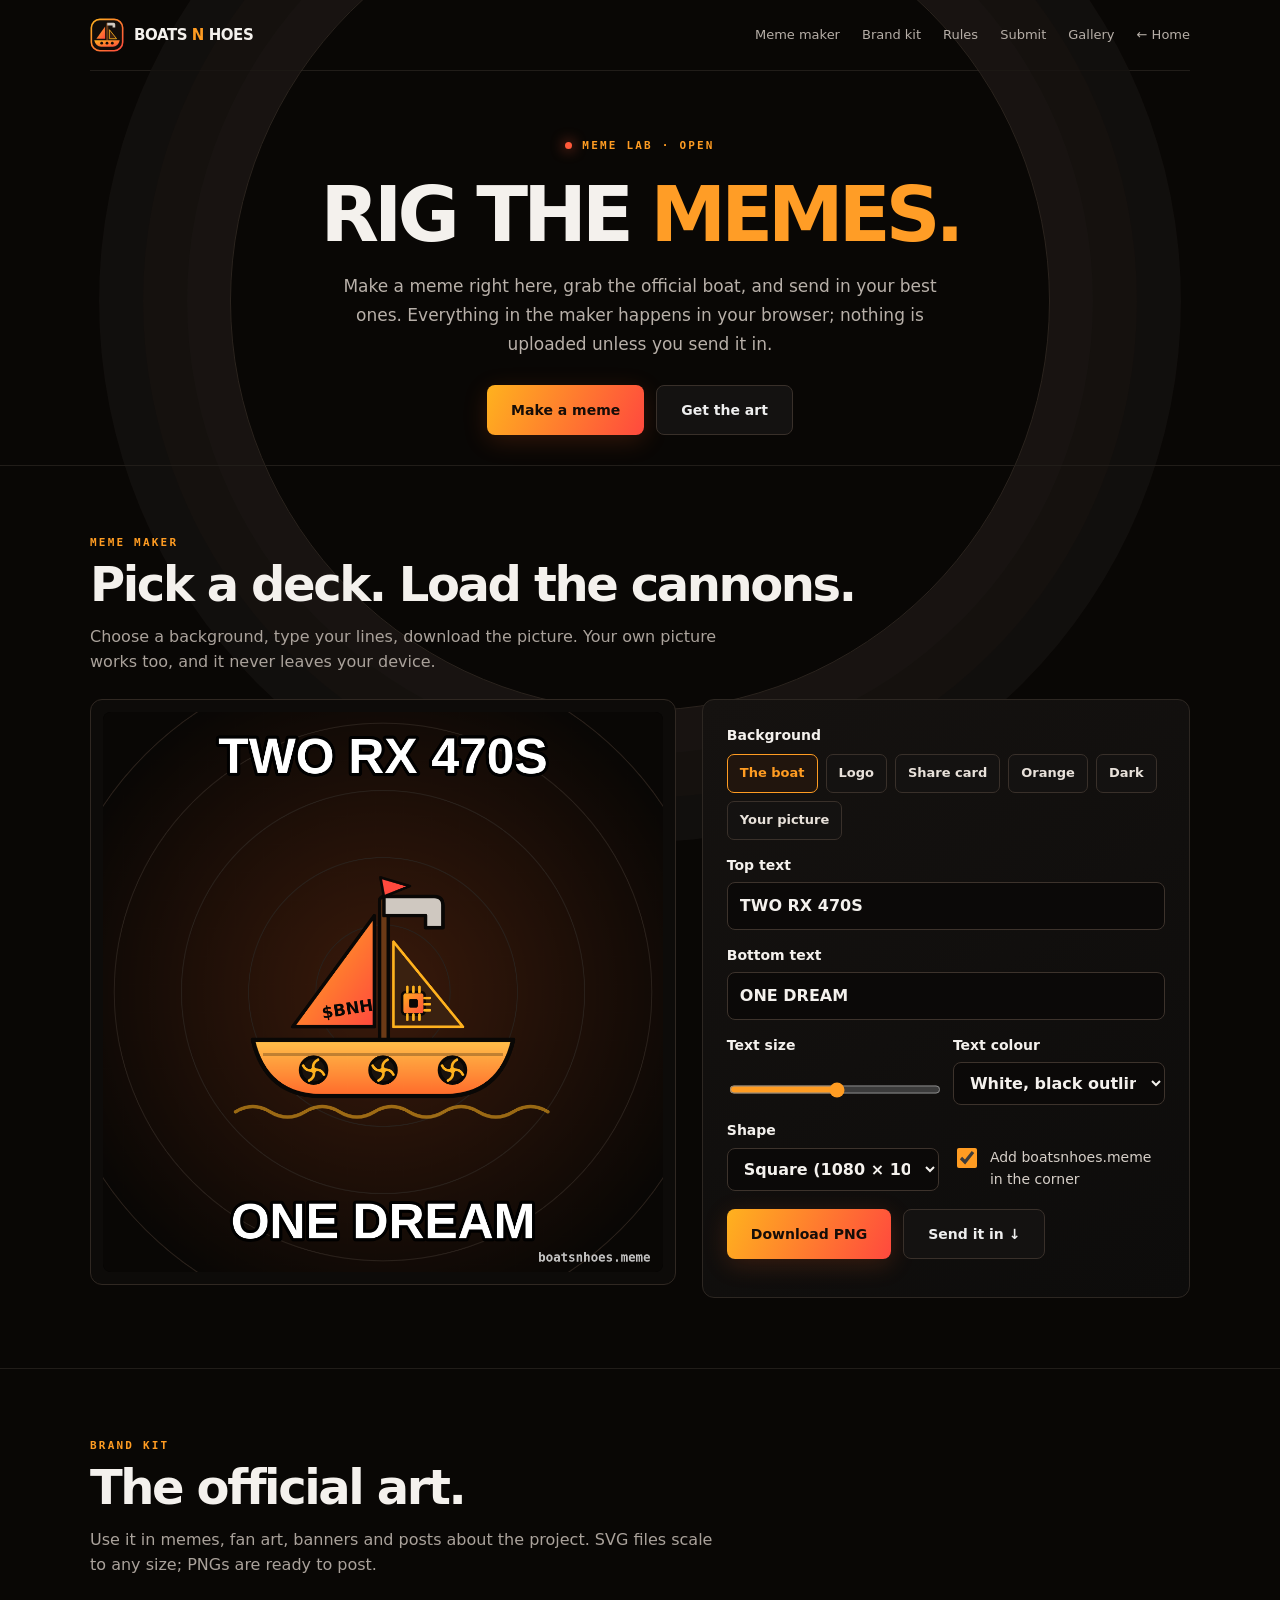
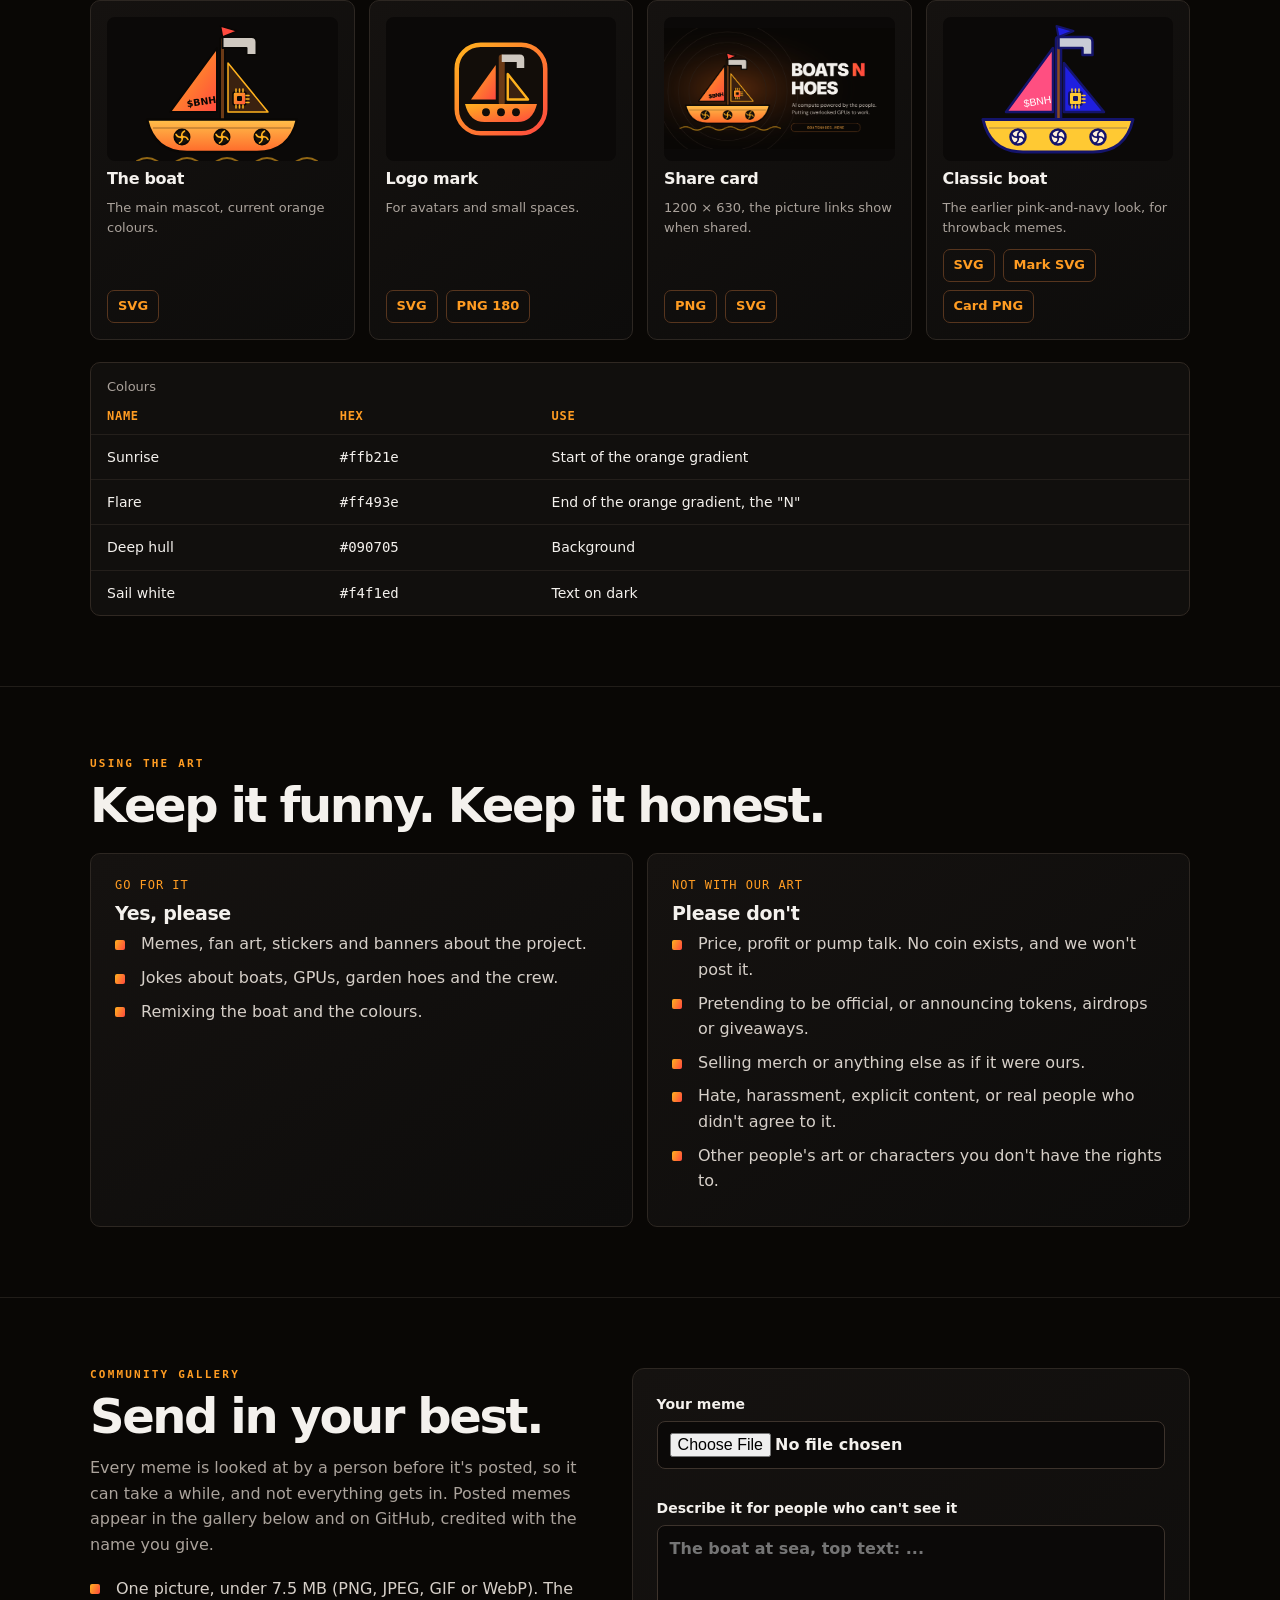
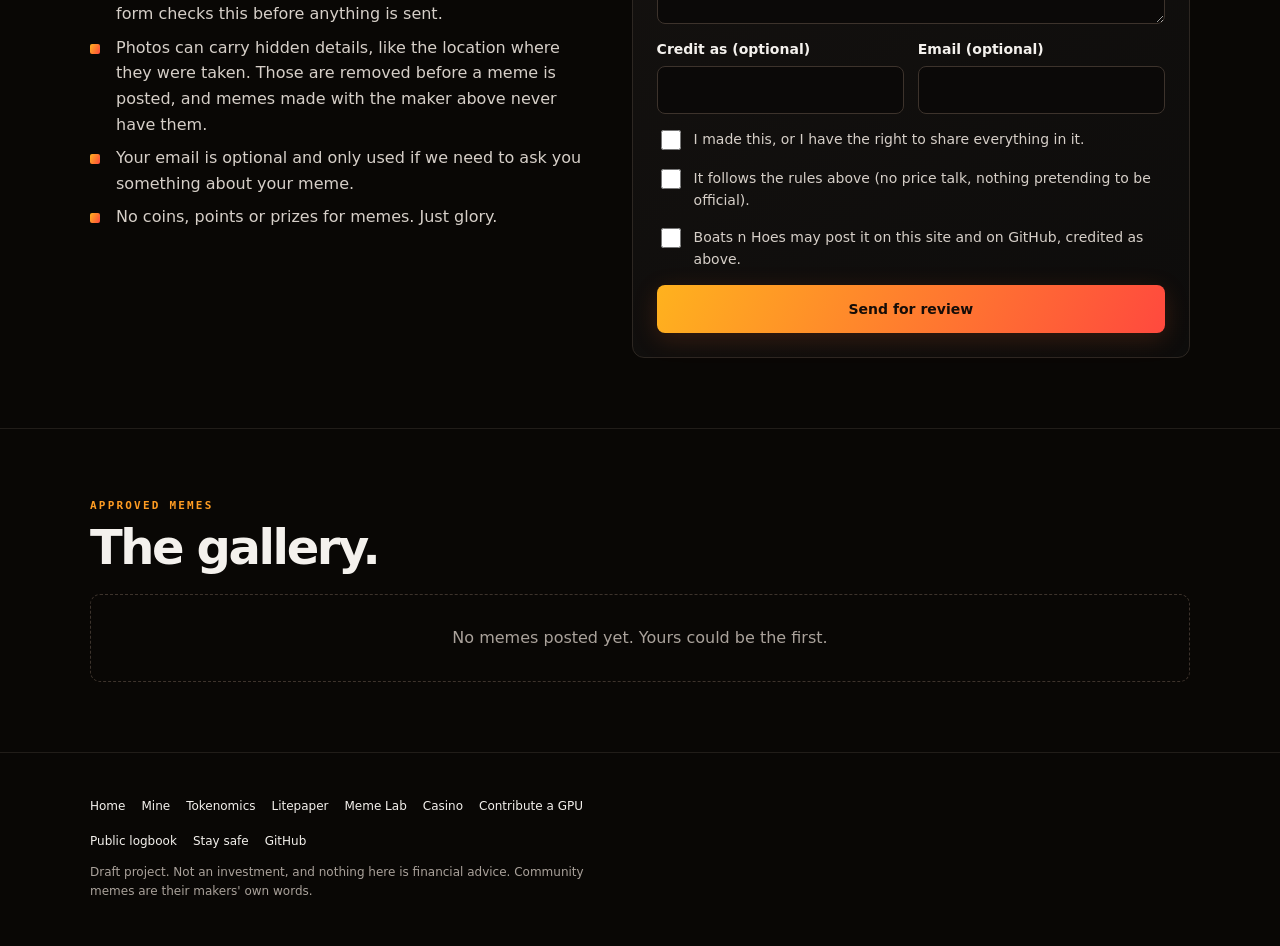
<file: meme-lab.html>
<!DOCTYPE html>
<html lang="en">
<head>
<meta charset="utf-8">
<meta name="viewport" content="width=device-width, initial-scale=1, viewport-fit=cover">
<title>Meme Lab — Boats n Hoes ($BNH)</title>
<meta name="description" content="Make a Boats n Hoes meme in your browser, grab the official art, and send your best ones in for the community gallery.">
<meta name="theme-color" content="#090705">
<link rel="icon" type="image/svg+xml" href="/favicon.svg">
<link rel="apple-touch-icon" href="/assets/apple-touch-icon.png">
<link rel="canonical" href="https://boatsnhoes.meme/meme-lab">
<meta property="og:type" content="website">
<meta property="og:url" content="https://boatsnhoes.meme/meme-lab">
<meta property="og:title" content="Boats n Hoes Meme Lab">
<meta property="og:description" content="Make a meme in your browser, grab the official boat, and send your best ones in for the gallery.">
<meta property="og:image" content="https://boatsnhoes.meme/assets/og-home.png">
<meta name="twitter:card" content="summary_large_image">
<meta name="twitter:image" content="https://boatsnhoes.meme/assets/og-home.png">
<link rel="stylesheet" href="/assets/site.css">
</head>
<body>
<a class="skip" href="#main">Skip to content</a>
<header class="nav">
  <a class="brand" href="/" aria-label="Boats n Hoes home"><img src="/assets/mark-orange.svg" alt="" width="34" height="34"><span>BOATS <b>N</b> HOES</span></a>
  <button class="menu" id="menubtn" type="button" aria-expanded="false" aria-controls="navlinks">Menu</button>
  <nav class="links" id="navlinks" aria-label="Main">
    <a href="#maker">Meme maker</a><a href="#kit">Brand kit</a><a href="#rules">Rules</a><a href="#submit">Submit</a><a href="#gallery">Gallery</a><a href="/">← Home</a>
  </nav>
</header>

<main id="main">
<section class="c-hero wrap">
  <span class="badge">Meme Lab · open</span>
  <h1 style="margin-top:18px">Rig the <span>memes.</span></h1>
  <p class="tag">Make a meme right here, grab the official boat, and send in your best ones. Everything in the maker happens in your browser; nothing is uploaded unless you send it in.</p>
  <div class="actions"><a class="btn" href="#maker">Make a meme</a><a class="btn ghost" href="#kit">Get the art</a></div>
</section>

<section id="maker">
  <div class="wrap">
    <div class="kicker">Meme maker</div>
    <h2>Pick a deck. Load the cannons.</h2>
    <p class="lead">Choose a background, type your lines, download the picture. Your own picture works too, and it never leaves your device.</p>
    <div class="lab">
      <div class="stage">
        <canvas id="meme-canvas" width="1080" height="1080" role="img" aria-label="Meme preview with no text yet"></canvas>
      </div>
      <div class="form">
        <div>
          <p id="tpl-label" style="margin:0 0 8px;font-weight:650;font-size:14px">Background</p>
          <div class="templates" role="group" aria-labelledby="tpl-label">
            <button type="button" data-template="boat" aria-pressed="true">The boat</button>
            <button type="button" data-template="logo" aria-pressed="false">Logo</button>
            <button type="button" data-template="card" aria-pressed="false">Share card</button>
            <button type="button" data-template="orange" aria-pressed="false">Orange</button>
            <button type="button" data-template="dark" aria-pressed="false">Dark</button>
            <button type="button" data-template="own" aria-pressed="false">Your picture</button>
          </div>
        </div>
        <label id="meme-own-row" hidden>Your picture (PNG, JPEG, GIF or WebP; stays on your device)
          <input id="meme-own" type="file" accept="image/png,image/jpeg,image/gif,image/webp">
        </label>
        <label>Top text <input id="meme-top" type="text" maxlength="120" value="TWO RX 470S" autocomplete="off"></label>
        <label>Bottom text <input id="meme-bottom" type="text" maxlength="120" value="ONE DREAM" autocomplete="off"></label>
        <div class="row2">
          <label>Text size <input id="meme-size" type="range" min="40" max="150" value="96"></label>
          <label>Text colour
            <select id="meme-ink"><option value="white">White, black outline</option><option value="black">Black, white outline</option></select>
          </label>
        </div>
        <div class="row2">
          <label>Shape
            <select id="meme-format"><option value="square">Square (1080 × 1080)</option><option value="wide">Wide (1200 × 675)</option><option value="tall">Tall (1080 × 1350)</option></select>
          </label>
          <label class="consent" style="align-self:end"><input id="meme-mark" type="checkbox" checked> Add boatsnhoes.meme in the corner</label>
        </div>
        <div class="report-actions" style="margin-top:4px">
          <button class="btn" id="meme-download" type="button">Download PNG</button>
          <button class="btn ghost" id="meme-use" type="button">Send it in ↓</button>
        </div>
        <p class="fine" id="meme-status" role="status" aria-live="polite" style="margin:0"></p>
      </div>
    </div>
  </div>
</section>

<section id="kit">
  <div class="wrap">
    <div class="kicker">Brand kit</div>
    <h2>The official art.</h2>
    <p class="lead">Use it in memes, fan art, banners and posts about the project. SVG files scale to any size; PNGs are ready to post.</p>
    <div class="kit">
      <div class="asset"><div class="thumb"><img src="/assets/boat-orange.svg" alt="The orange boat: a garden-hoe mast, a $BNH sail, a GPU-chip jib and GPU-fan portholes" width="200" height="150"></div><h3>The boat</h3><p>The main mascot, current orange colours.</p><div class="files"><a href="/assets/boat-orange.svg" download>SVG</a></div></div>
      <div class="asset"><div class="thumb"><img src="/assets/mark-orange.svg" alt="The square logo mark with the hoe mast" width="96" height="96"></div><h3>Logo mark</h3><p>For avatars and small spaces.</p><div class="files"><a href="/assets/mark-orange.svg" download>SVG</a><a href="/assets/apple-touch-icon.png" download>PNG 180</a></div></div>
      <div class="asset"><div class="thumb"><img src="/assets/og-home.png" alt="Share card: the orange boat next to the words Boats n Hoes" width="240" height="126"></div><h3>Share card</h3><p>1200 × 630, the picture links show when shared.</p><div class="files"><a href="/assets/og-home.png" download>PNG</a><a href="/assets/og-home.svg" download>SVG</a></div></div>
      <div class="asset"><div class="thumb"><img src="/assets/boat.svg" alt="The boat in the earlier cream, navy and pink colours" width="200" height="150"></div><h3>Classic boat</h3><p>The earlier pink-and-navy look, for throwback memes.</p><div class="files"><a href="/assets/boat.svg" download>SVG</a><a href="/assets/mark.svg" download>Mark SVG</a><a href="/assets/og-image.png" download>Card PNG</a></div></div>
    </div>
    <div class="tablewrap">
      <table class="data">
        <caption>Colours</caption>
        <thead><tr><th scope="col">Name</th><th scope="col">Hex</th><th scope="col">Use</th></tr></thead>
        <tbody>
          <tr><td>Sunrise</td><td class="num">#ffb21e</td><td>Start of the orange gradient</td></tr>
          <tr><td>Flare</td><td class="num">#ff493e</td><td>End of the orange gradient, the "N"</td></tr>
          <tr><td>Deep hull</td><td class="num">#090705</td><td>Background</td></tr>
          <tr><td>Sail white</td><td class="num">#f4f1ed</td><td>Text on dark</td></tr>
        </tbody>
      </table>
    </div>
  </div>
</section>

<section id="rules">
  <div class="wrap">
    <div class="kicker">Using the art</div>
    <h2>Keep it funny. Keep it honest.</h2>
    <div class="split">
      <div class="fact"><span class="tagline">Go for it</span><h3>Yes, please</h3><ul class="ticks" style="margin-top:8px"><li>Memes, fan art, stickers and banners about the project.</li><li>Jokes about boats, GPUs, garden hoes and the crew.</li><li>Remixing the boat and the colours.</li></ul></div>
      <div class="fact"><span class="tagline">Not with our art</span><h3>Please don't</h3><ul class="ticks" style="margin-top:8px"><li>Price, profit or pump talk. No coin exists, and we won't post it.</li><li>Pretending to be official, or announcing tokens, airdrops or giveaways.</li><li>Selling merch or anything else as if it were ours.</li><li>Hate, harassment, explicit content, or real people who didn't agree to it.</li><li>Other people's art or characters you don't have the rights to.</li></ul></div>
    </div>
  </div>
</section>

<section id="submit">
  <div class="wrap join">
    <div>
      <div class="kicker">Community gallery</div>
      <h2>Send in your best.</h2>
      <p class="lead">Every meme is looked at by a person before it's posted, so it can take a while, and not everything gets in. Posted memes appear in the gallery below and on GitHub, credited with the name you give.</p>
      <ul class="ticks">
        <li>One picture, under 7.5 MB (PNG, JPEG, GIF or WebP). The form checks this before anything is sent.</li>
        <li>Photos can carry hidden details, like the location where they were taken. Those are removed before a meme is posted, and memes made with the maker above never have them.</li>
        <li>Your email is optional and only used if we need to ask you something about your meme.</li>
        <li>No coins, points or prizes for memes. Just glory.</li>
      </ul>
    </div>
    <form class="form" name="memes" method="POST" action="/meme-thanks" enctype="multipart/form-data" data-netlify="true" netlify-honeypot="bot-field">
      <input type="hidden" name="form-name" value="memes">
      <p class="hide"><label>Leave this empty <input name="bot-field" tabindex="-1" autocomplete="off"></label></p>
      <label>Your meme <input id="submit-file" type="file" name="meme" accept="image/png,image/jpeg,image/gif,image/webp" required aria-describedby="submit-status"></label>
      <p class="fine" id="submit-status" role="status" aria-live="polite" style="margin:0"></p>
      <label>Describe it for people who can't see it <textarea name="description" rows="3" maxlength="300" required placeholder="The boat at sea, top text: ..."></textarea></label>
      <div class="row2">
        <label>Credit as (optional) <input name="credit" type="text" maxlength="60" autocomplete="nickname"></label>
        <label>Email (optional) <input name="email" type="email" maxlength="200" autocomplete="email"></label>
      </div>
      <label class="consent"><input type="checkbox" name="made-it" value="yes" required> I made this, or I have the right to share everything in it.</label>
      <label class="consent"><input type="checkbox" name="follows-rules" value="yes" required> It follows the rules above (no price talk, nothing pretending to be official).</label>
      <label class="consent"><input type="checkbox" name="ok-to-post" value="yes" required> Boats n Hoes may post it on this site and on GitHub, credited as above.</label>
      <button class="btn" type="submit">Send for review</button>
    </form>
  </div>
</section>

<section id="gallery">
  <div class="wrap">
    <div class="kicker">Approved memes</div>
    <h2>The gallery.</h2>
    <div id="meme-gallery" class="empty"><p style="margin:0">No memes posted yet. Yours could be the first.</p></div>
  </div>
</section>
</main>

<footer>
  <div class="wrap">
    <p class="footlinks"><a href="/">Home</a><a href="/mine">Mine</a><a href="/tokenomics">Tokenomics</a><a href="/litepaper">Litepaper</a><a href="/meme-lab">Meme Lab</a><a href="/casino">Casino</a><a href="/contribute">Contribute a GPU</a><a href="/reports/">Public logbook</a><a href="/stay-safe">Stay safe</a><a href="https://github.com/turnflockoff/Boatsnhoes.meme">GitHub</a></p>
    <p>Draft project. Not an investment, and nothing here is financial advice. Community memes are their makers' own words.</p>
  </div>
</footer>
<script src="/assets/nav.js" defer></script>
<script src="/assets/meme-lab.js" defer></script>
</body>
</html>
</file>
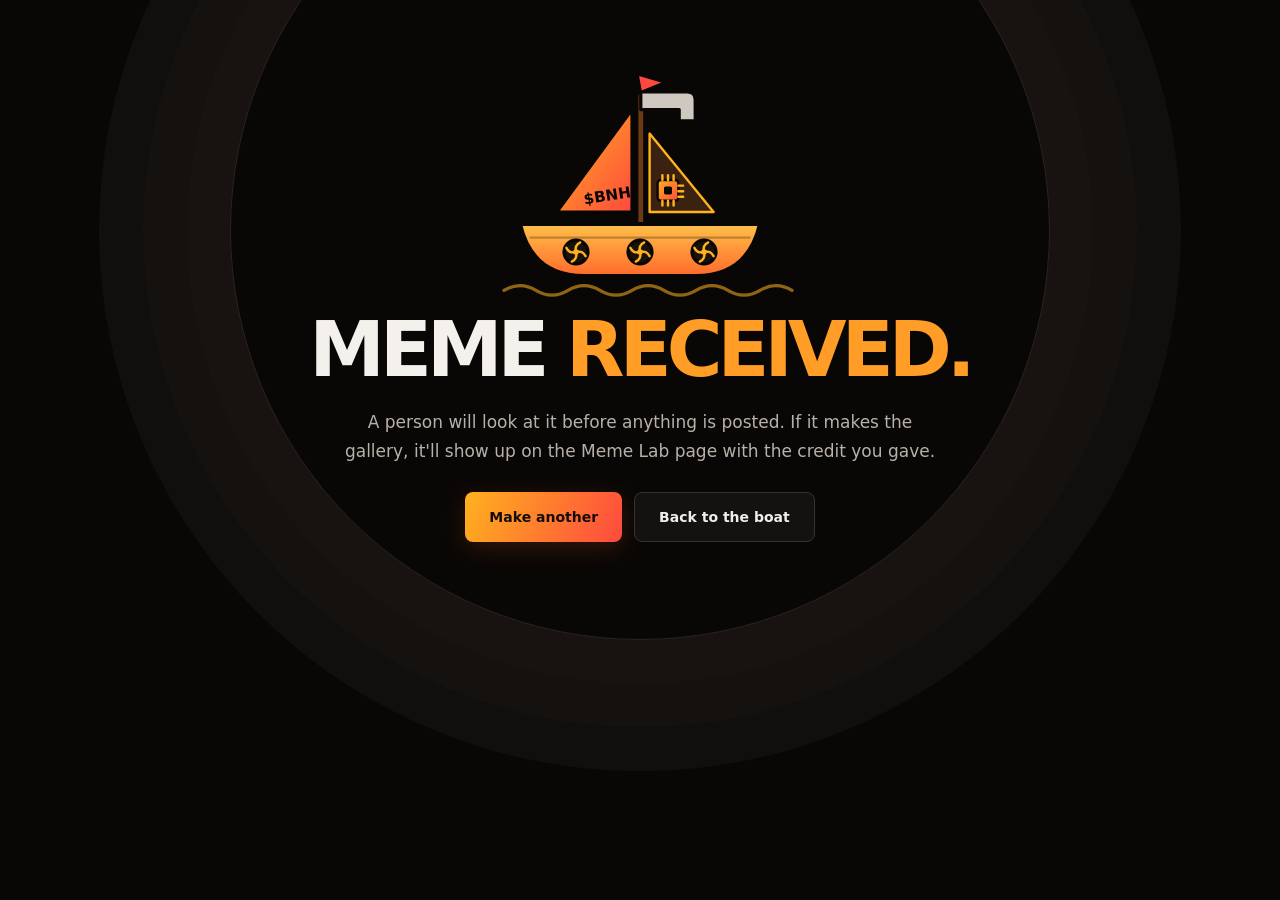
<file: meme-thanks.html>
<!DOCTYPE html>
<html lang="en">
<head>
<meta charset="utf-8">
<meta name="viewport" content="width=device-width, initial-scale=1">
<title>Meme received — Boats n Hoes</title>
<meta name="robots" content="noindex">
<link rel="icon" type="image/svg+xml" href="/favicon.svg">
<link rel="stylesheet" href="/assets/site.css">
</head>
<body>
<main class="c-hero wrap" style="padding:60px 20px">
  <img src="/assets/boat-orange.svg" alt="" width="320" height="240" style="display:block;margin:0 auto">
  <h1 style="margin-top:10px">Meme <span>received.</span></h1>
  <p class="tag">A person will look at it before anything is posted. If it makes the gallery, it'll show up on the Meme Lab page with the credit you gave.</p>
  <div class="actions"><a class="btn" href="/meme-lab">Make another</a><a class="btn ghost" href="/">Back to the boat</a></div>
</main>
</body>
</html>
</file>
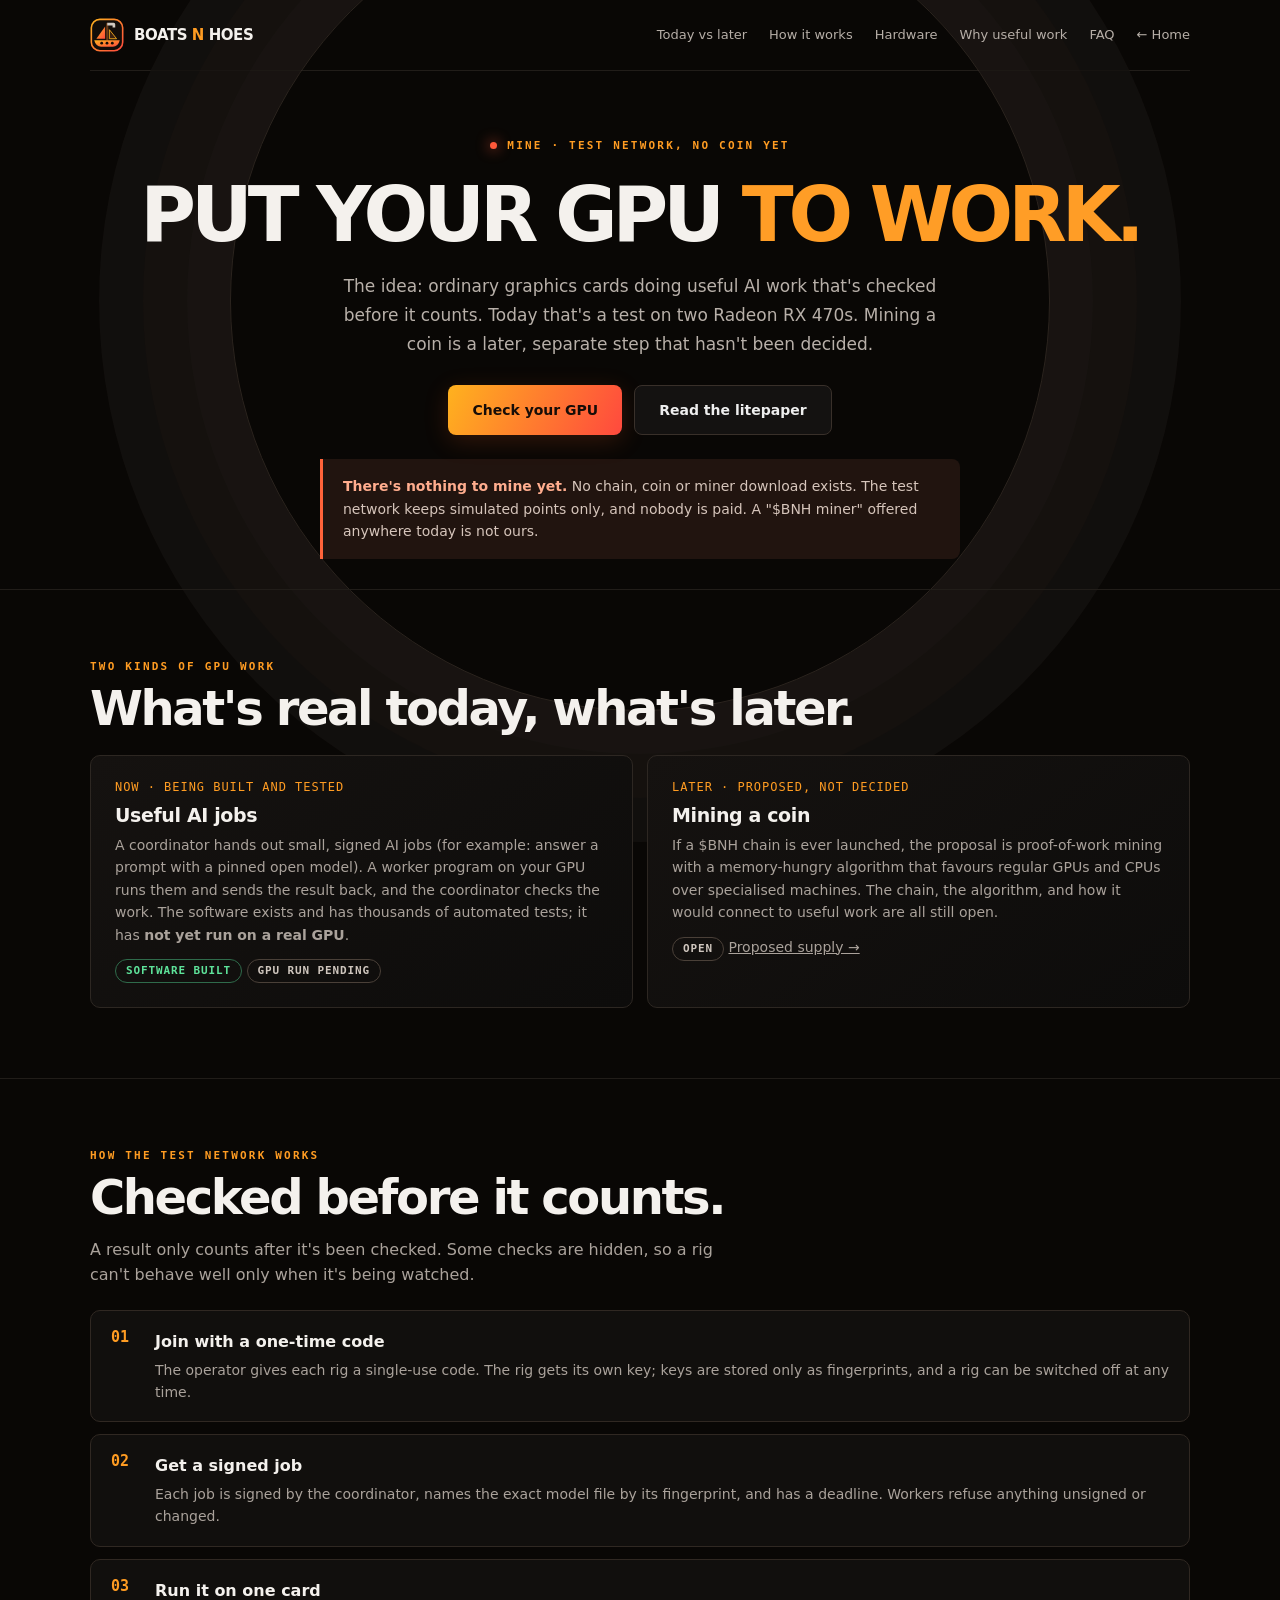
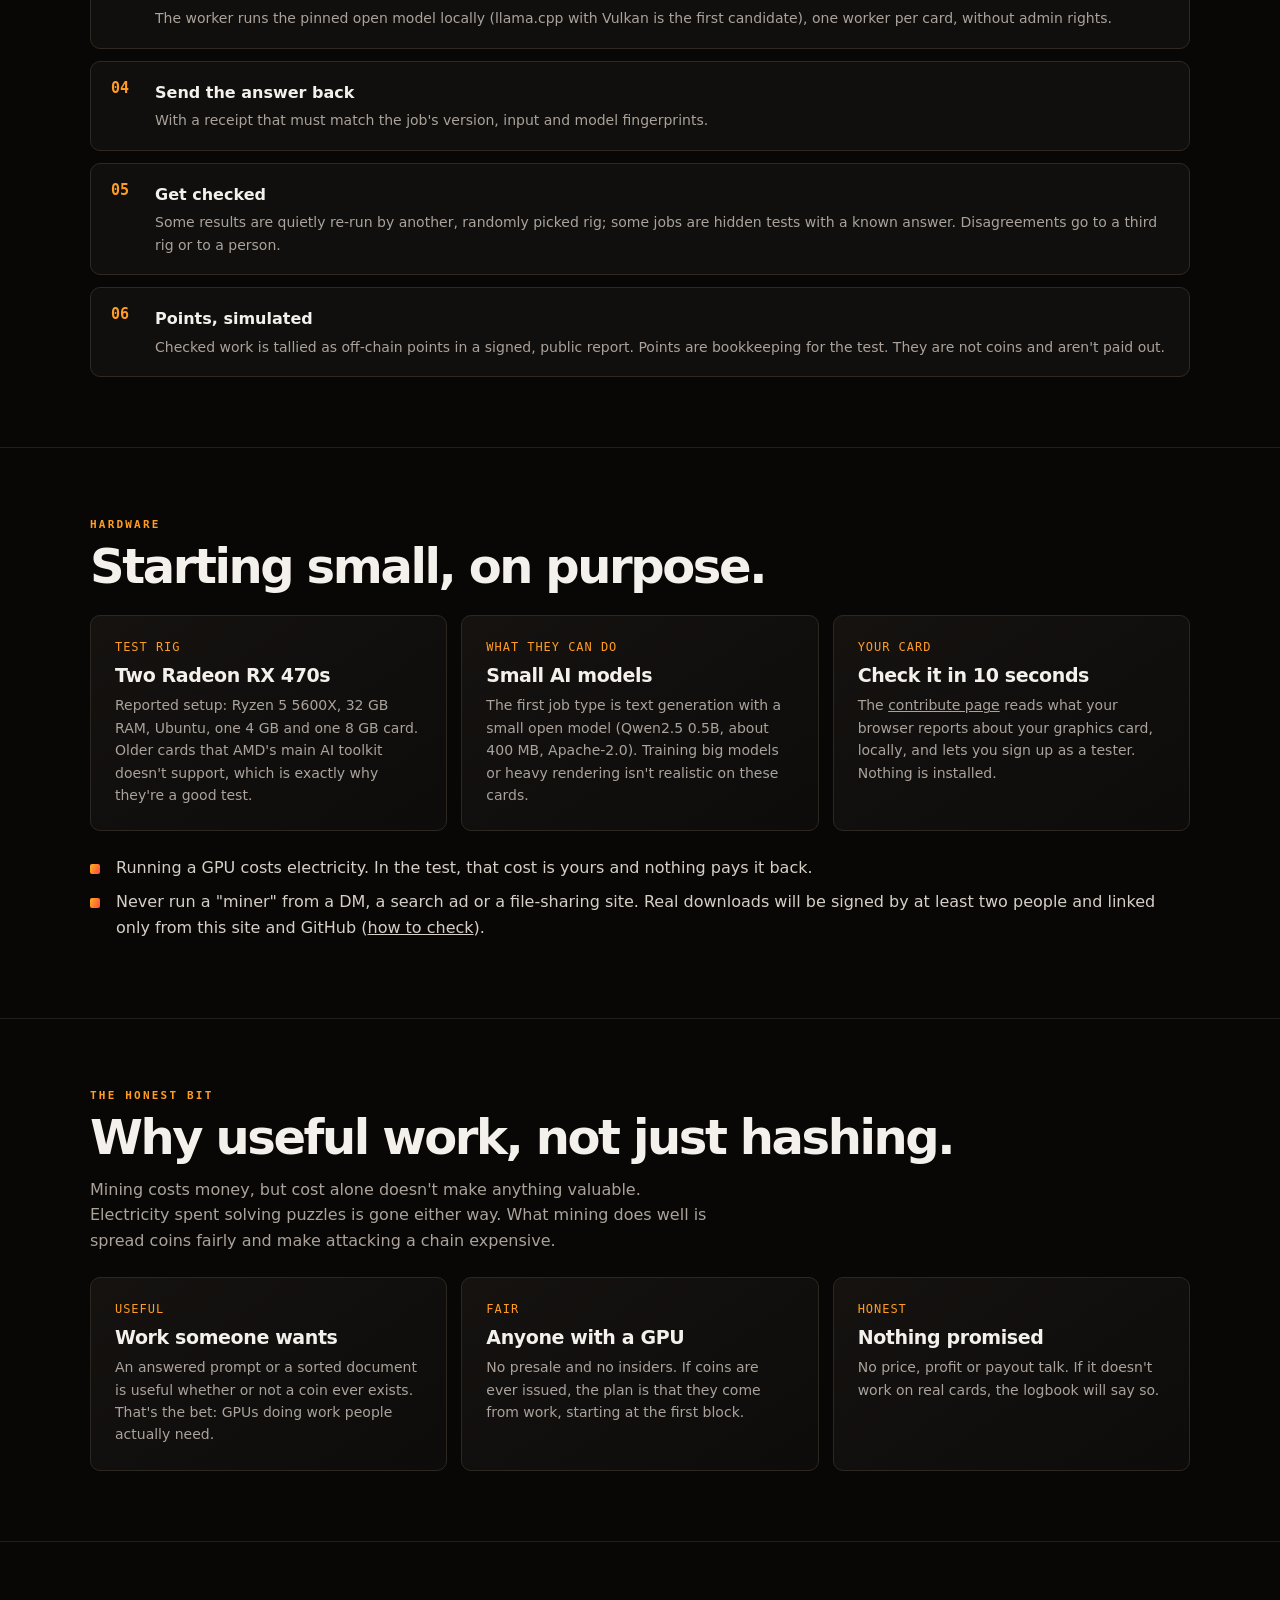
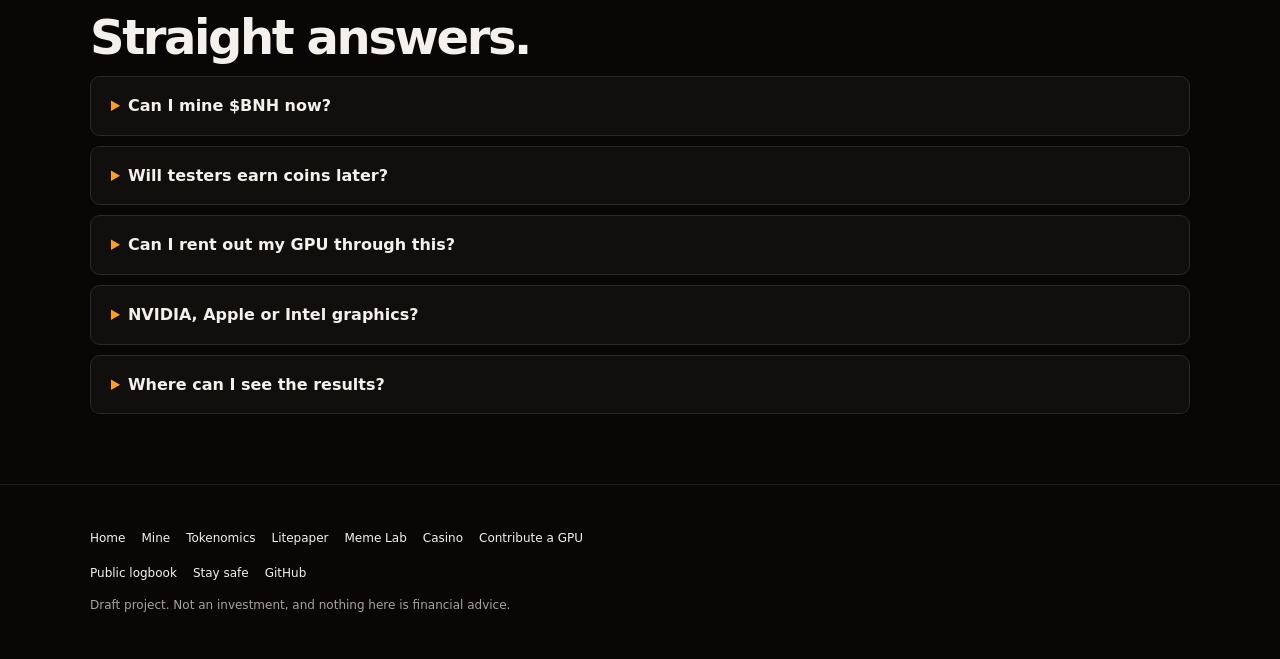
<file: mine.html>
<!DOCTYPE html>
<html lang="en">
<head>
<meta charset="utf-8">
<meta name="viewport" content="width=device-width, initial-scale=1, viewport-fit=cover">
<title>Mine — Boats n Hoes ($BNH)</title>
<meta name="description" content="How GPUs fit into Boats n Hoes: what you can do today (help test useful AI jobs on regular GPUs) and what mining might look like later. No chain or coin exists yet.">
<meta name="theme-color" content="#090705">
<link rel="icon" type="image/svg+xml" href="/favicon.svg">
<link rel="apple-touch-icon" href="/assets/apple-touch-icon.png">
<link rel="canonical" href="https://boatsnhoes.meme/mine">
<meta property="og:type" content="website">
<meta property="og:url" content="https://boatsnhoes.meme/mine">
<meta property="og:title" content="Put your GPU to work — Boats n Hoes">
<meta property="og:description" content="Today: help test useful AI jobs on regular GPUs. Later, maybe: mining. Here's what's real and what's still a plan.">
<meta property="og:image" content="https://boatsnhoes.meme/assets/og-home.png">
<meta name="twitter:card" content="summary_large_image">
<meta name="twitter:image" content="https://boatsnhoes.meme/assets/og-home.png">
<link rel="stylesheet" href="/assets/site.css">
</head>
<body>
<a class="skip" href="#main">Skip to content</a>
<header class="nav">
  <a class="brand" href="/" aria-label="Boats n Hoes home"><img src="/assets/mark-orange.svg" alt="" width="34" height="34"><span>BOATS <b>N</b> HOES</span></a>
  <button class="menu" id="menubtn" type="button" aria-expanded="false" aria-controls="navlinks">Menu</button>
  <nav class="links" id="navlinks" aria-label="Main">
    <a href="#today">Today vs later</a><a href="#how">How it works</a><a href="#hardware">Hardware</a><a href="#value">Why useful work</a><a href="#faq">FAQ</a><a href="/">← Home</a>
  </nav>
</header>

<main id="main">
<section class="c-hero wrap">
  <span class="badge">Mine · test network, no coin yet</span>
  <h1 style="margin-top:18px">Put your GPU <span>to work.</span></h1>
  <p class="tag">The idea: ordinary graphics cards doing useful AI work that's checked before it counts. Today that's a test on two Radeon RX 470s. Mining a coin is a later, separate step that hasn't been decided.</p>
  <div class="actions"><a class="btn" href="/contribute">Check your GPU</a><a class="btn ghost" href="/litepaper">Read the litepaper</a></div>
  <div class="callout" style="max-width:640px;margin:24px auto 0;text-align:left"><b>There's nothing to mine yet.</b> No chain, coin or miner download exists. The test network keeps simulated points only, and nobody is paid. A "$BNH miner" offered anywhere today is not ours.</div>
</section>

<section id="today">
  <div class="wrap">
    <div class="kicker">Two kinds of GPU work</div>
    <h2>What's real today, what's later.</h2>
    <div class="split">
      <div class="fact"><span class="tagline">Now · being built and tested</span><h3>Useful AI jobs</h3><p>A coordinator hands out small, signed AI jobs (for example: answer a prompt with a pinned open model). A worker program on your GPU runs them and sends the result back, and the coordinator checks the work. The software exists and has thousands of automated tests; it has <b>not yet run on a real GPU</b>.</p><p style="margin-top:12px"><span class="pill done">Software built</span> <span class="pill open">GPU run pending</span></p></div>
      <div class="fact"><span class="tagline">Later · proposed, not decided</span><h3>Mining a coin</h3><p>If a $BNH chain is ever launched, the proposal is proof-of-work mining with a memory-hungry algorithm that favours regular GPUs and CPUs over specialised machines. The chain, the algorithm, and how it would connect to useful work are all still open.</p><p style="margin-top:12px"><span class="pill open">Open</span> <a href="/tokenomics">Proposed supply →</a></p></div>
    </div>
  </div>
</section>

<section id="how">
  <div class="wrap">
    <div class="kicker">How the test network works</div>
    <h2>Checked before it counts.</h2>
    <p class="lead">A result only counts after it's been checked. Some checks are hidden, so a rig can't behave well only when it's being watched.</p>
    <ol class="steps">
      <li><b>Join with a one-time code</b>The operator gives each rig a single-use code. The rig gets its own key; keys are stored only as fingerprints, and a rig can be switched off at any time.</li>
      <li><b>Get a signed job</b>Each job is signed by the coordinator, names the exact model file by its fingerprint, and has a deadline. Workers refuse anything unsigned or changed.</li>
      <li><b>Run it on one card</b>The worker runs the pinned open model locally (llama.cpp with Vulkan is the first candidate), one worker per card, without admin rights.</li>
      <li><b>Send the answer back</b>With a receipt that must match the job's version, input and model fingerprints.</li>
      <li><b>Get checked</b>Some results are quietly re-run by another, randomly picked rig; some jobs are hidden tests with a known answer. Disagreements go to a third rig or to a person.</li>
      <li><b>Points, simulated</b>Checked work is tallied as off-chain points in a signed, public report. Points are bookkeeping for the test. They are not coins and aren't paid out.</li>
    </ol>
  </div>
</section>

<section id="hardware">
  <div class="wrap">
    <div class="kicker">Hardware</div>
    <h2>Starting small, on purpose.</h2>
    <div class="facts" style="margin-top:24px">
      <div class="fact"><span class="tagline">Test rig</span><h3>Two Radeon RX 470s</h3><p>Reported setup: Ryzen 5 5600X, 32 GB RAM, Ubuntu, one 4 GB and one 8 GB card. Older cards that AMD's main AI toolkit doesn't support, which is exactly why they're a good test.</p></div>
      <div class="fact"><span class="tagline">What they can do</span><h3>Small AI models</h3><p>The first job type is text generation with a small open model (Qwen2.5 0.5B, about 400 MB, Apache-2.0). Training big models or heavy rendering isn't realistic on these cards.</p></div>
      <div class="fact"><span class="tagline">Your card</span><h3>Check it in 10 seconds</h3><p>The <a href="/contribute">contribute page</a> reads what your browser reports about your graphics card, locally, and lets you sign up as a tester. Nothing is installed.</p></div>
    </div>
    <ul class="ticks" style="margin-top:24px">
      <li>Running a GPU costs electricity. In the test, that cost is yours and nothing pays it back.</li>
      <li>Never run a "miner" from a DM, a search ad or a file-sharing site. Real downloads will be signed by at least two people and linked only from this site and GitHub (<a href="/stay-safe">how to check</a>).</li>
    </ul>
  </div>
</section>

<section id="value">
  <div class="wrap">
    <div class="kicker">The honest bit</div>
    <h2>Why useful work, not just hashing.</h2>
    <p class="lead">Mining costs money, but cost alone doesn't make anything valuable. Electricity spent solving puzzles is gone either way. What mining does well is spread coins fairly and make attacking a chain expensive.</p>
    <div class="facts" style="margin-top:24px">
      <div class="fact"><span class="tagline">Useful</span><h3>Work someone wants</h3><p>An answered prompt or a sorted document is useful whether or not a coin ever exists. That's the bet: GPUs doing work people actually need.</p></div>
      <div class="fact"><span class="tagline">Fair</span><h3>Anyone with a GPU</h3><p>No presale and no insiders. If coins are ever issued, the plan is that they come from work, starting at the first block.</p></div>
      <div class="fact"><span class="tagline">Honest</span><h3>Nothing promised</h3><p>No price, profit or payout talk. If it doesn't work on real cards, the logbook will say so.</p></div>
    </div>
  </div>
</section>

<section id="faq">
  <div class="wrap">
    <h2>Straight answers.</h2>
    <div class="faq">
      <details><summary>Can I mine $BNH now?</summary><p>No. There's no chain to mine. You can help test the GPU side by signing up on the <a href="/contribute">contribute page</a>.</p></details>
      <details><summary>Will testers earn coins later?</summary><p>No promise of that. Test points are simulated and only exist to prove the checking and bookkeeping work.</p></details>
      <details><summary>Can I rent out my GPU through this?</summary><p>Not yet. Renting compute to outside customers would need payments, legal review and a safe way to run strangers' jobs on your machine. None of that exists. Today the network only runs job types the project defines.</p></details>
      <details><summary>NVIDIA, Apple or Intel graphics?</summary><p>The first test is AMD on Linux with Vulkan. Other cards may work later; sign up and tell us what you have.</p></details>
      <details><summary>Where can I see the results?</summary><p>Signed reports will appear in the <a href="/reports/">public logbook</a> once rigs run real jobs. All code is on <a href="https://github.com/turnflockoff/Boatsnhoes.meme">GitHub</a>.</p></details>
    </div>
  </div>
</section>
</main>

<footer>
  <div class="wrap">
    <p class="footlinks"><a href="/">Home</a><a href="/mine">Mine</a><a href="/tokenomics">Tokenomics</a><a href="/litepaper">Litepaper</a><a href="/meme-lab">Meme Lab</a><a href="/casino">Casino</a><a href="/contribute">Contribute a GPU</a><a href="/reports/">Public logbook</a><a href="/stay-safe">Stay safe</a><a href="https://github.com/turnflockoff/Boatsnhoes.meme">GitHub</a></p>
    <p>Draft project. Not an investment, and nothing here is financial advice.</p>
  </div>
</footer>
<script src="/assets/nav.js" defer></script>
</body>
</html>
</file>
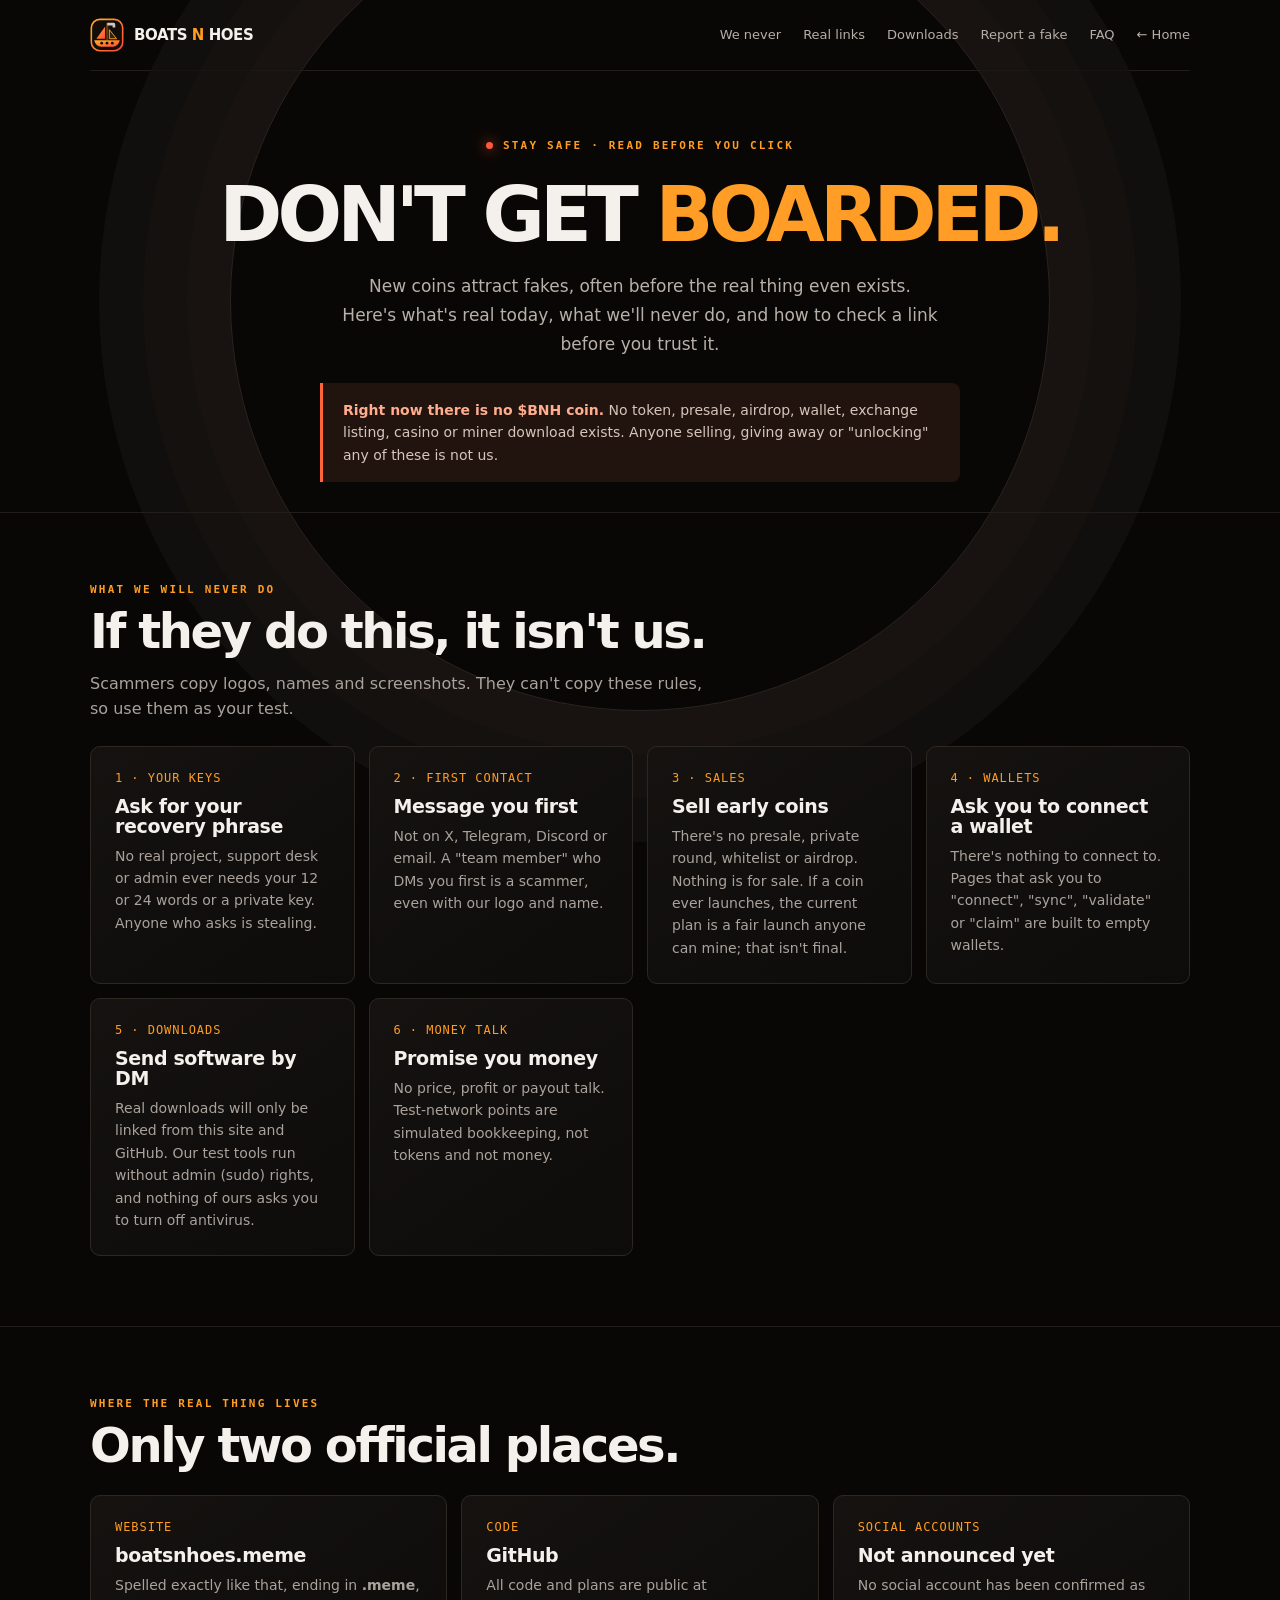
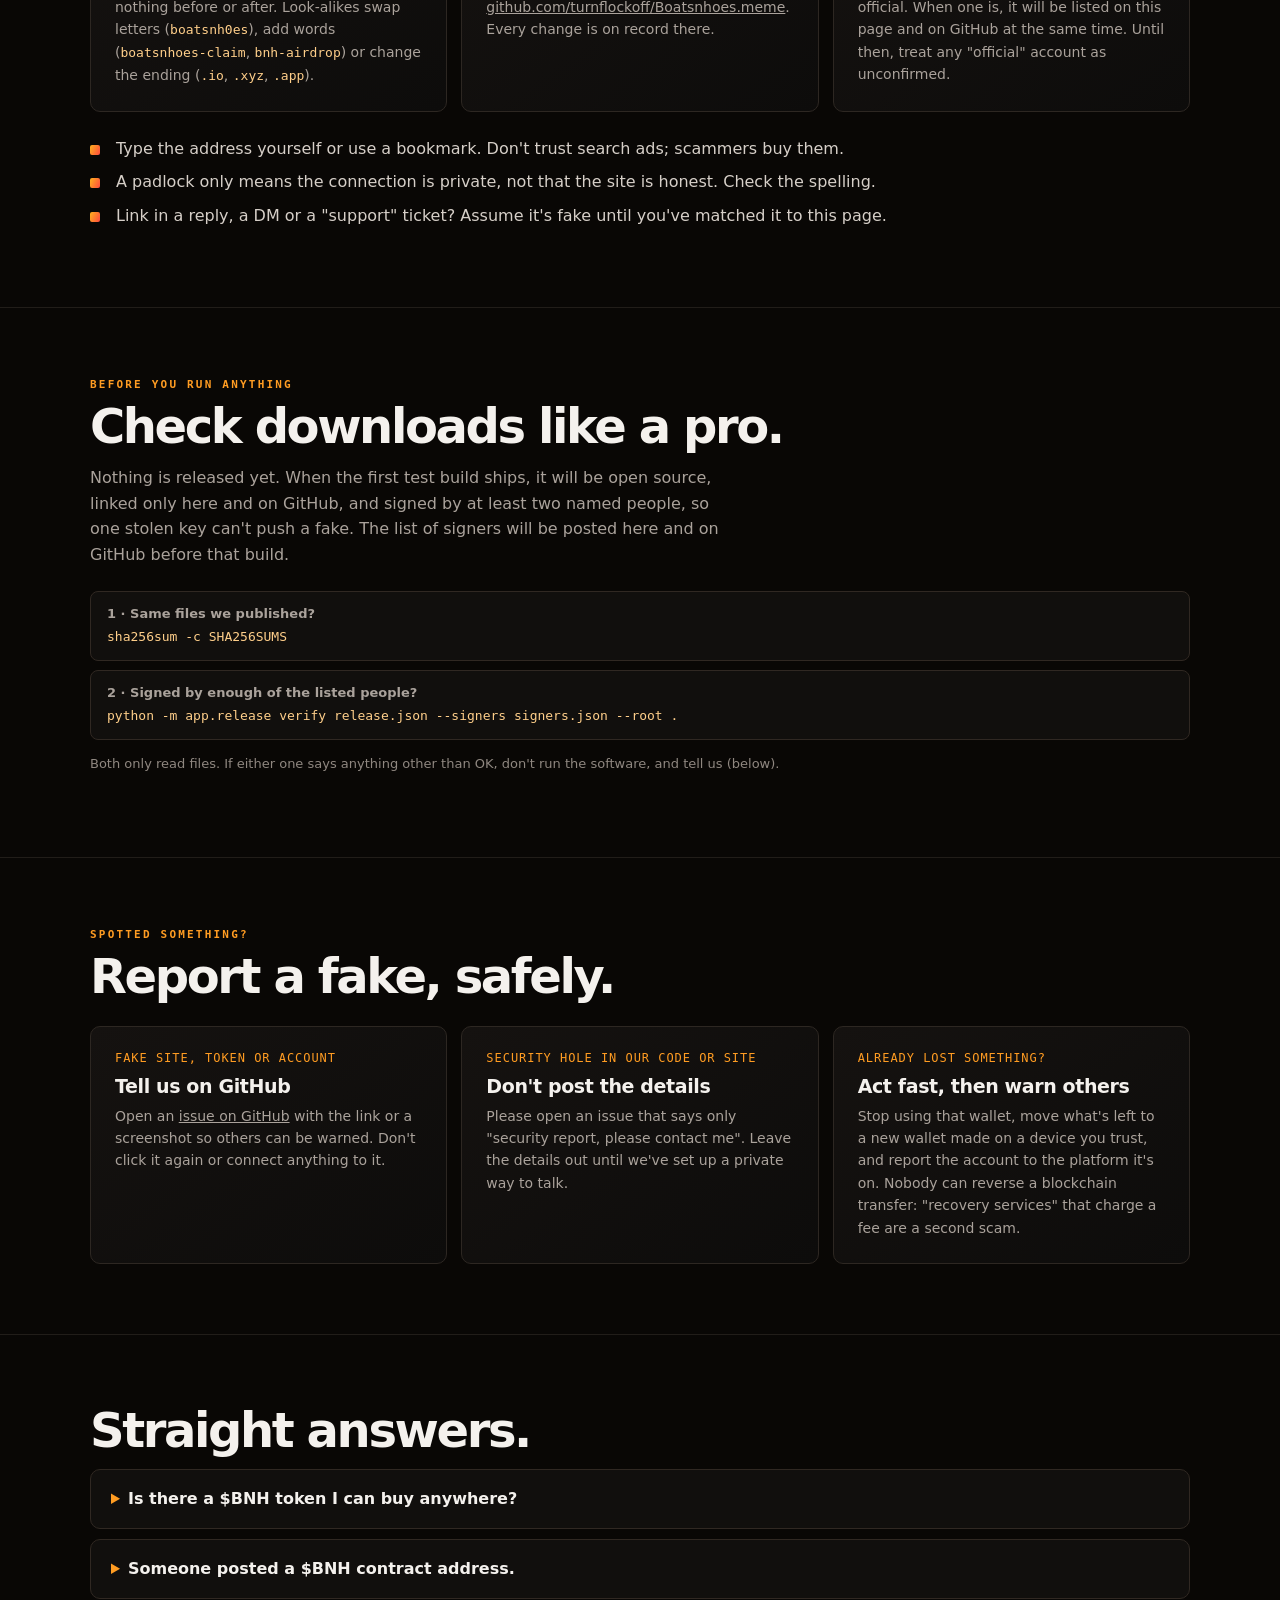
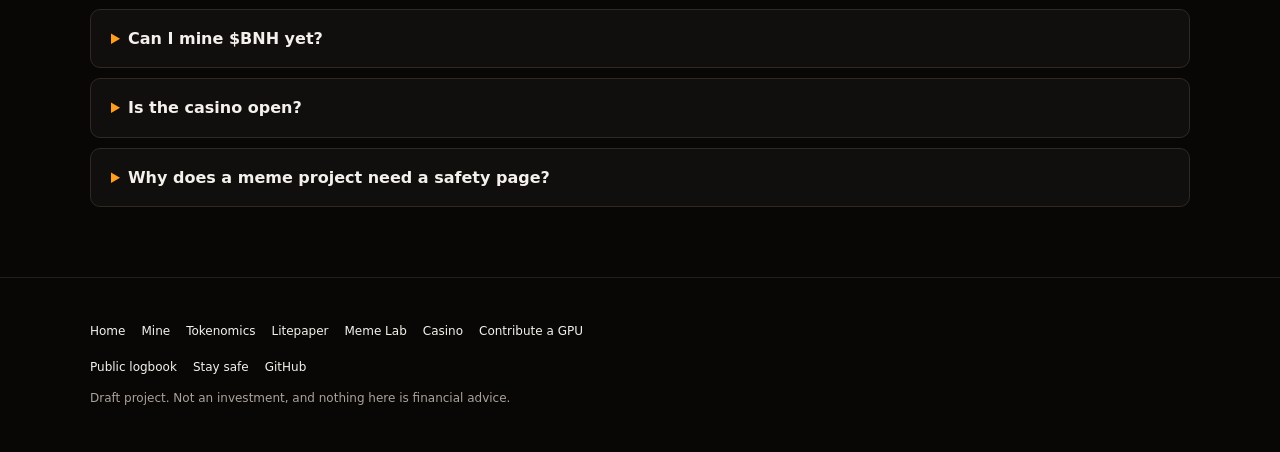
<file: stay-safe.html>
<!DOCTYPE html>
<html lang="en">
<head>
<meta charset="utf-8">
<meta name="viewport" content="width=device-width, initial-scale=1, viewport-fit=cover">
<title>Stay Safe — Boats n Hoes ($BNH)</title>
<meta name="description" content="How to spot fake Boats n Hoes sites, tokens, airdrops and downloads. No $BNH coin, token, presale or miner exists yet; anyone selling one is not us.">
<meta name="theme-color" content="#090705">
<link rel="icon" type="image/svg+xml" href="/favicon.svg">
<link rel="apple-touch-icon" href="/assets/apple-touch-icon.png">
<link rel="canonical" href="https://boatsnhoes.meme/stay-safe">
<meta property="og:type" content="website">
<meta property="og:url" content="https://boatsnhoes.meme/stay-safe">
<meta property="og:title" content="Don't get boarded — Boats n Hoes safety guide">
<meta property="og:description" content="There is no $BNH coin, presale, airdrop or miner yet. Here's how to spot the fakes and check a link before you trust it.">
<meta property="og:image" content="https://boatsnhoes.meme/assets/og-home.png">
<meta name="twitter:card" content="summary_large_image">
<meta name="twitter:image" content="https://boatsnhoes.meme/assets/og-home.png">
<link rel="stylesheet" href="/assets/site.css">
</head>
<body>
<a class="skip" href="#main">Skip to content</a>
<header class="nav">
  <a class="brand" href="/" aria-label="Boats n Hoes home"><img src="/assets/mark-orange.svg" alt="" width="34" height="34"><span>BOATS <b>N</b> HOES</span></a>
  <button class="menu" id="menubtn" type="button" aria-expanded="false" aria-controls="navlinks">Menu</button>
  <nav class="links" id="navlinks" aria-label="Main">
    <a href="#never">We never</a><a href="#official">Real links</a><a href="#downloads">Downloads</a><a href="#report">Report a fake</a><a href="#faq">FAQ</a><a href="/">← Home</a>
  </nav>
</header>

<main id="main">
<section class="c-hero wrap">
  <span class="badge">Stay safe · read before you click</span>
  <h1 style="margin-top:18px">Don't get <span>boarded.</span></h1>
  <p class="tag">New coins attract fakes, often before the real thing even exists. Here's what's real today, what we'll never do, and how to check a link before you trust it.</p>
  <div class="callout" style="max-width:640px;margin:24px auto 0;text-align:left"><b>Right now there is no $BNH coin.</b> No token, presale, airdrop, wallet, exchange listing, casino or miner download exists. Anyone selling, giving away or "unlocking" any of these is not us.</div>
</section>

<section id="never">
  <div class="wrap">
    <div class="kicker">What we will never do</div>
    <h2>If they do this, it isn't us.</h2>
    <p class="lead">Scammers copy logos, names and screenshots. They can't copy these rules, so use them as your test.</p>
    <div class="facts" style="margin-top:24px">
      <div class="fact"><span class="tagline">1 · Your keys</span><h3>Ask for your recovery phrase</h3><p>No real project, support desk or admin ever needs your 12 or 24 words or a private key. Anyone who asks is stealing.</p></div>
      <div class="fact"><span class="tagline">2 · First contact</span><h3>Message you first</h3><p>Not on X, Telegram, Discord or email. A "team member" who DMs you first is a scammer, even with our logo and name.</p></div>
      <div class="fact"><span class="tagline">3 · Sales</span><h3>Sell early coins</h3><p>There's no presale, private round, whitelist or airdrop. Nothing is for sale. If a coin ever launches, the current plan is a fair launch anyone can mine; that isn't final.</p></div>
      <div class="fact"><span class="tagline">4 · Wallets</span><h3>Ask you to connect a wallet</h3><p>There's nothing to connect to. Pages that ask you to "connect", "sync", "validate" or "claim" are built to empty wallets.</p></div>
      <div class="fact"><span class="tagline">5 · Downloads</span><h3>Send software by DM</h3><p>Real downloads will only be linked from this site and GitHub. Our test tools run without admin (sudo) rights, and nothing of ours asks you to turn off antivirus.</p></div>
      <div class="fact"><span class="tagline">6 · Money talk</span><h3>Promise you money</h3><p>No price, profit or payout talk. Test-network points are simulated bookkeeping, not tokens and not money.</p></div>
    </div>
  </div>
</section>

<section id="official">
  <div class="wrap">
    <div class="kicker">Where the real thing lives</div>
    <h2>Only two official places.</h2>
    <div class="facts" style="margin-top:24px">
      <div class="fact"><span class="tagline">Website</span><h3>boatsnhoes.meme</h3><p>Spelled exactly like that, ending in <b>.meme</b>, nothing before or after. Look-alikes swap letters (<code>boatsnh0es</code>), add words (<code>boatsnhoes-claim</code>, <code>bnh-airdrop</code>) or change the ending (<code>.io</code>, <code>.xyz</code>, <code>.app</code>).</p></div>
      <div class="fact"><span class="tagline">Code</span><h3>GitHub</h3><p>All code and plans are public at <a href="https://github.com/turnflockoff/Boatsnhoes.meme">github.com/turnflockoff/Boatsnhoes.meme</a>. Every change is on record there.</p></div>
      <div class="fact"><span class="tagline">Social accounts</span><h3>Not announced yet</h3><p>No social account has been confirmed as official. When one is, it will be listed on this page and on GitHub at the same time. Until then, treat any "official" account as unconfirmed.</p></div>
    </div>
    <ul class="ticks" style="margin-top:24px">
      <li>Type the address yourself or use a bookmark. Don't trust search ads; scammers buy them.</li>
      <li>A padlock only means the connection is private, not that the site is honest. Check the spelling.</li>
      <li>Link in a reply, a DM or a "support" ticket? Assume it's fake until you've matched it to this page.</li>
    </ul>
  </div>
</section>

<section id="downloads">
  <div class="wrap">
    <div class="kicker">Before you run anything</div>
    <h2>Check downloads like a pro.</h2>
    <p class="lead">Nothing is released yet. When the first test build ships, it will be open source, linked only here and on GitHub, and signed by at least two named people, so one stolen key can't push a fake. The list of signers will be posted here and on GitHub before that build.</p>
    <div class="cmds" style="margin-top:24px">
      <div class="cmd"><div><b>1 · Same files we published?</b><code>sha256sum -c SHA256SUMS</code></div></div>
      <div class="cmd"><div><b>2 · Signed by enough of the listed people?</b><code>python -m app.release verify release.json --signers signers.json --root .</code></div></div>
    </div>
    <p class="fine" style="margin-top:14px">Both only read files. If either one says anything other than OK, don't run the software, and tell us (below).</p>
  </div>
</section>

<section id="report">
  <div class="wrap">
    <div class="kicker">Spotted something?</div>
    <h2>Report a fake, safely.</h2>
    <div class="facts" style="margin-top:24px">
      <div class="fact"><span class="tagline">Fake site, token or account</span><h3>Tell us on GitHub</h3><p>Open an <a href="https://github.com/turnflockoff/Boatsnhoes.meme/issues/new">issue on GitHub</a> with the link or a screenshot so others can be warned. Don't click it again or connect anything to it.</p></div>
      <div class="fact"><span class="tagline">Security hole in our code or site</span><h3>Don't post the details</h3><p>Please open an issue that says only "security report, please contact me". Leave the details out until we've set up a private way to talk.</p></div>
      <div class="fact"><span class="tagline">Already lost something?</span><h3>Act fast, then warn others</h3><p>Stop using that wallet, move what's left to a new wallet made on a device you trust, and report the account to the platform it's on. Nobody can reverse a blockchain transfer: "recovery services" that charge a fee are a second scam.</p></div>
    </div>
  </div>
</section>

<section id="faq">
  <div class="wrap">
    <h2>Straight answers.</h2>
    <div class="faq">
      <details><summary>Is there a $BNH token I can buy anywhere?</summary><p>No. No coin or token exists on any chain or exchange. A $BNH you can buy today is someone else's, using the name.</p></details>
      <details><summary>Someone posted a $BNH contract address.</summary><p>Not ours. We haven't deployed a contract or a chain anywhere. If that ever changes, it will be posted on this site and on GitHub first.</p></details>
      <details><summary>Can I mine $BNH yet?</summary><p>No. There's no chain to mine. The <a href="/contribute">GPU tester program</a> only checks what regular cards can do, and testers get no coins or payouts.</p></details>
      <details><summary>Is the casino open?</summary><p>No. Gambling features aren't built, and won't be before licensing and legal review. Any site taking bets in $BNH is not ours.</p></details>
      <details><summary>Why does a meme project need a safety page?</summary><p>Because fakes show up first. A name people recognise, with no real coin behind it yet, is exactly what scammers look for.</p></details>
    </div>
  </div>
</section>
</main>

<footer>
  <div class="wrap">
    <p class="footlinks"><a href="/">Home</a><a href="/mine">Mine</a><a href="/tokenomics">Tokenomics</a><a href="/litepaper">Litepaper</a><a href="/meme-lab">Meme Lab</a><a href="/casino">Casino</a><a href="/contribute">Contribute a GPU</a><a href="/reports/">Public logbook</a><a href="/stay-safe">Stay safe</a><a href="https://github.com/turnflockoff/Boatsnhoes.meme">GitHub</a></p>
    <p>Draft project. Not an investment, and nothing here is financial advice.</p>
  </div>
</footer>
<script src="/assets/nav.js" defer></script>
</body>
</html>
</file>
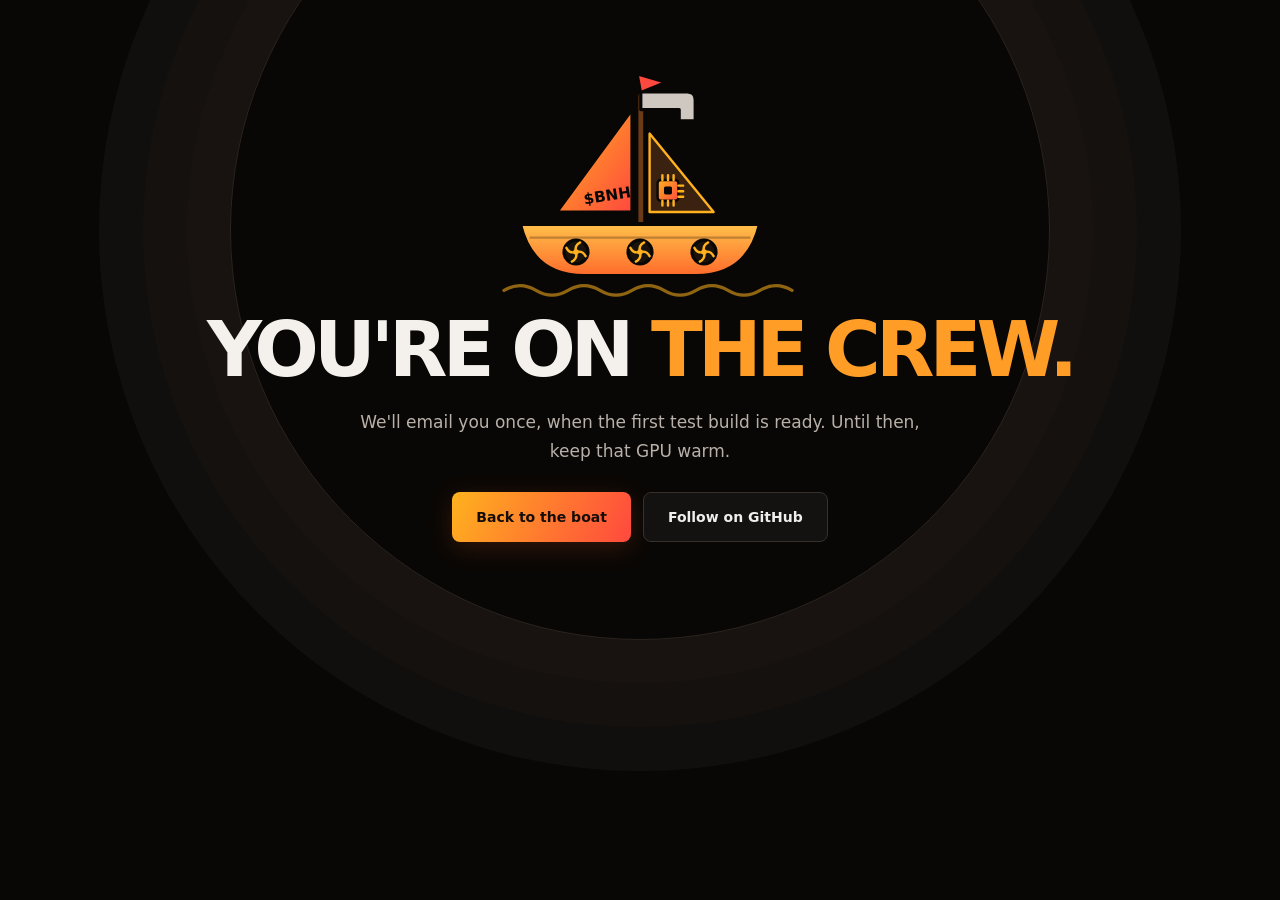
<file: thanks.html>
<!DOCTYPE html>
<html lang="en">
<head>
<meta charset="utf-8">
<meta name="viewport" content="width=device-width, initial-scale=1">
<title>You're on the crew — Boats n Hoes</title>
<meta name="robots" content="noindex">
<link rel="icon" type="image/svg+xml" href="/favicon.svg">
<link rel="stylesheet" href="/assets/site.css">
</head>
<body>
<main class="c-hero wrap" style="padding:60px 20px">
  <img src="/assets/boat-orange.svg" alt="" width="320" height="240" style="display:block;margin:0 auto">
  <h1 style="margin-top:10px">You're on <span>the crew.</span></h1>
  <p class="tag">We'll email you once, when the first test build is ready. Until then, keep that GPU warm.</p>
  <div class="actions"><a class="btn" href="/">Back to the boat</a><a class="btn ghost" href="https://github.com/turnflockoff/Boatsnhoes.meme">Follow on GitHub</a></div>
</main>
</body>
</html>
</file>
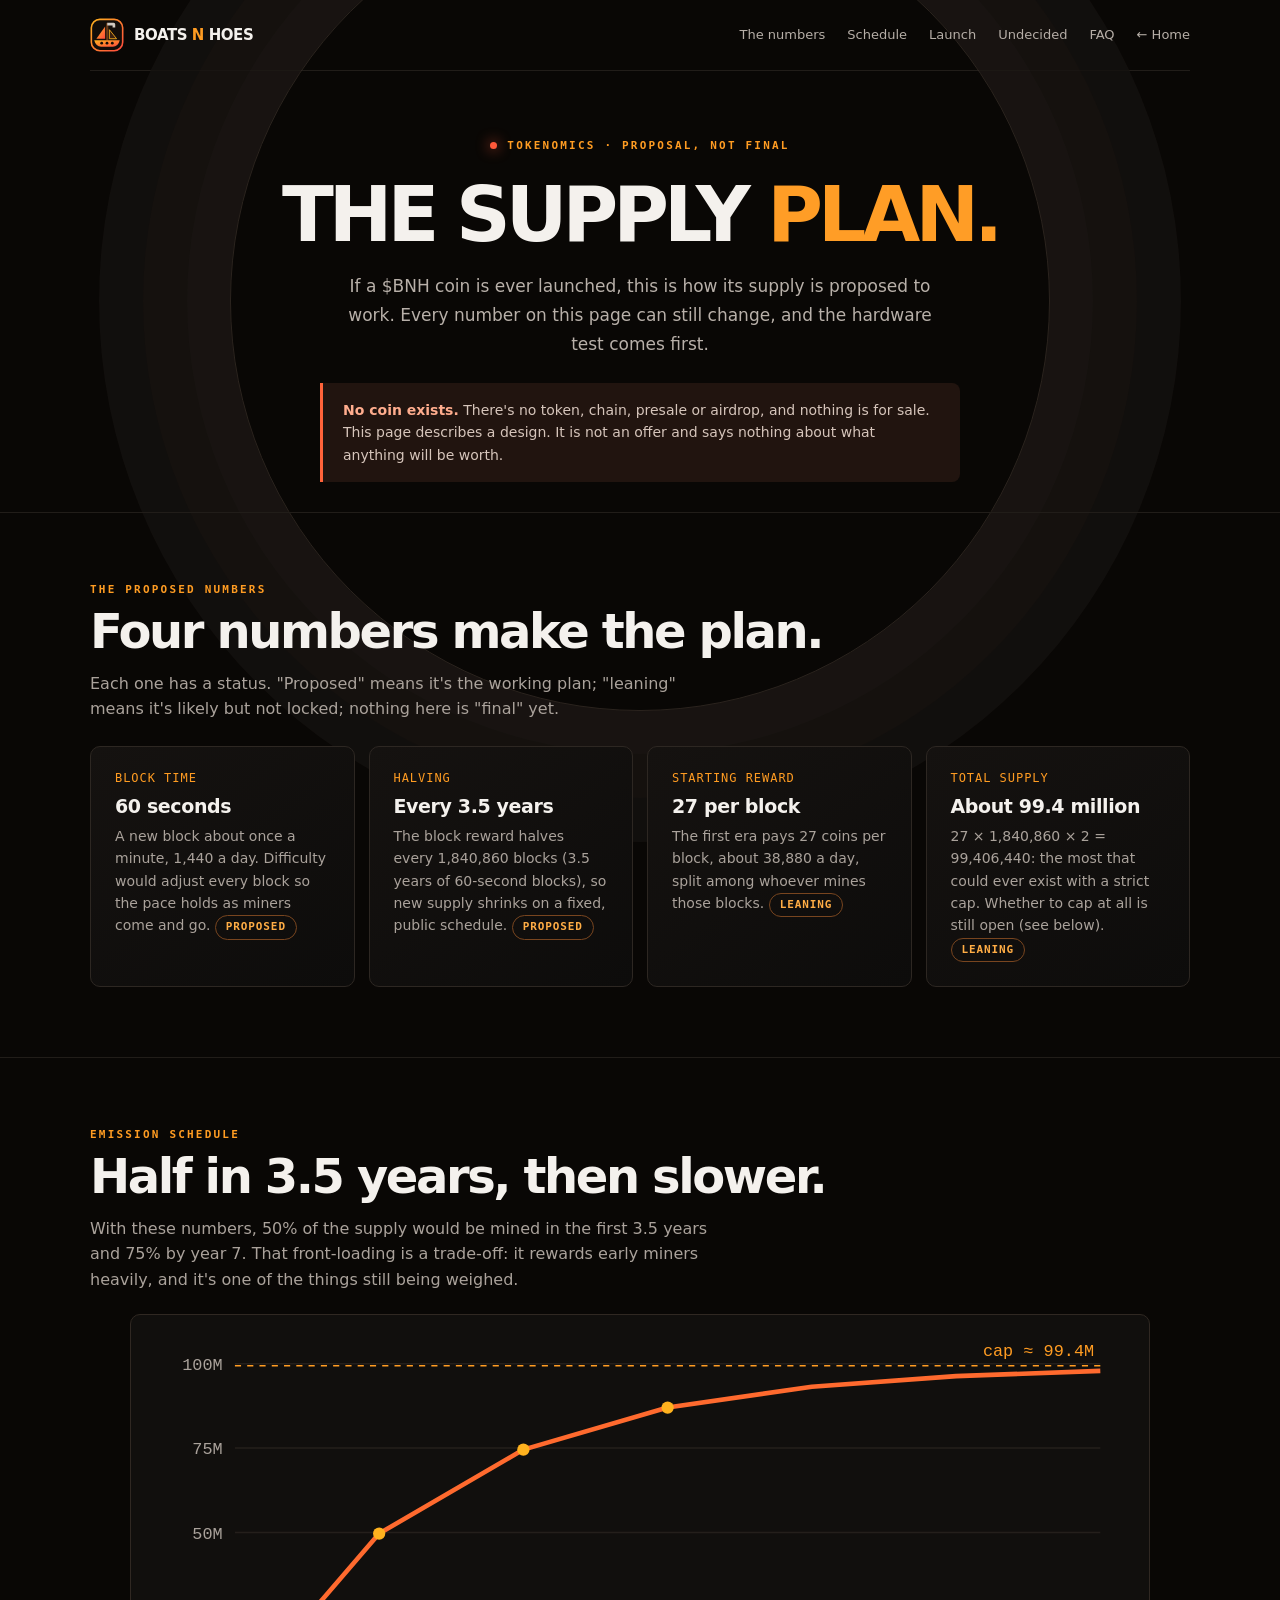
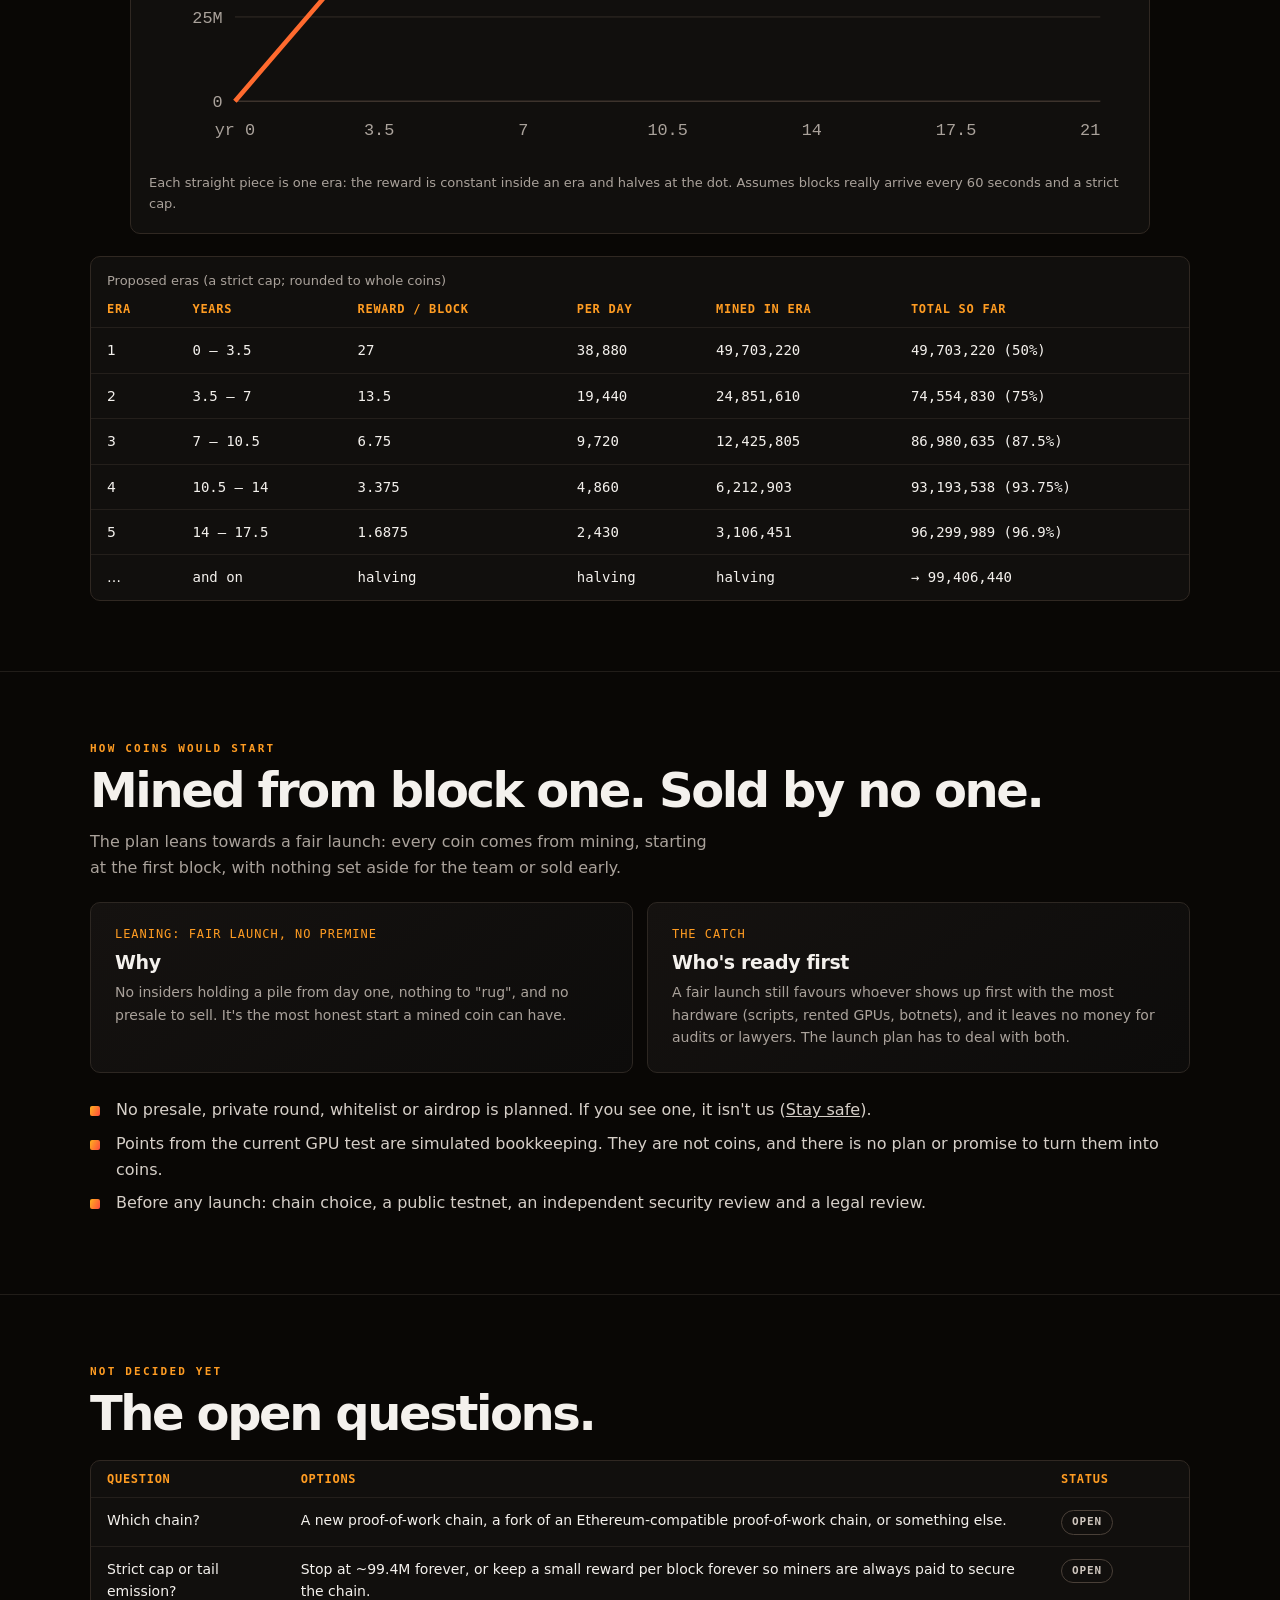
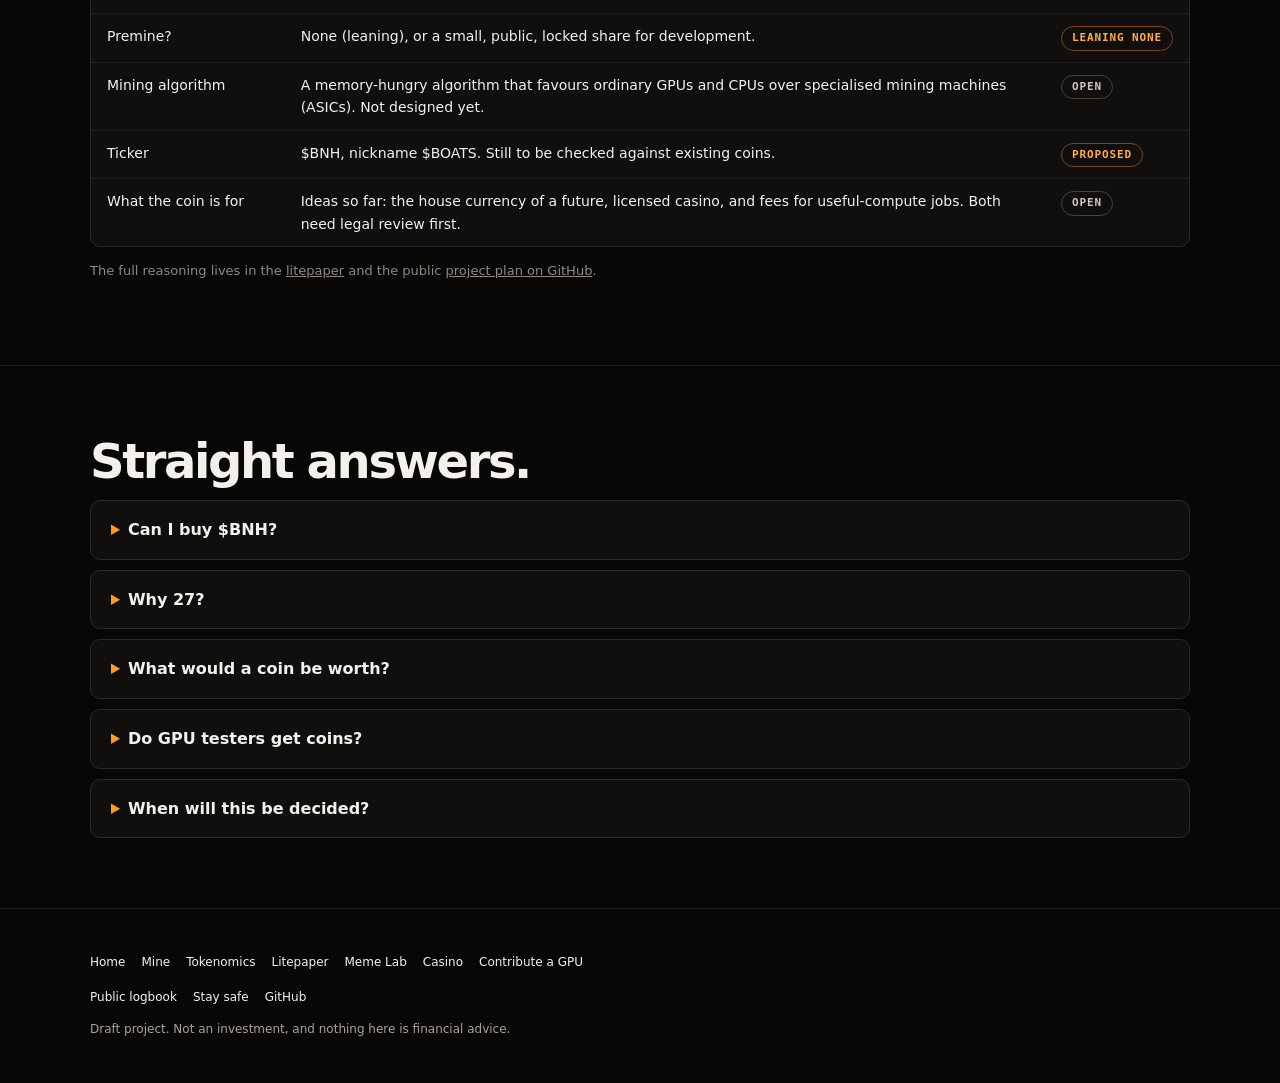
<file: tokenomics.html>
<!DOCTYPE html>
<html lang="en">
<head>
<meta charset="utf-8">
<meta name="viewport" content="width=device-width, initial-scale=1, viewport-fit=cover">
<title>Tokenomics (proposed) — Boats n Hoes ($BNH)</title>
<meta name="description" content="The proposed supply plan for a possible $BNH coin: 60-second blocks, a 3.5-year halving, a starting reward of 27 and a cap near 99.4 million. Nothing is final and no coin exists.">
<meta name="theme-color" content="#090705">
<link rel="icon" type="image/svg+xml" href="/favicon.svg">
<link rel="apple-touch-icon" href="/assets/apple-touch-icon.png">
<link rel="canonical" href="https://boatsnhoes.meme/tokenomics">
<meta property="og:type" content="website">
<meta property="og:url" content="https://boatsnhoes.meme/tokenomics">
<meta property="og:title" content="Boats n Hoes tokenomics: the proposal, not a promise">
<meta property="og:description" content="Proposed: 60-second blocks, a 3.5-year halving, a cap near 99.4M, fair launch. No coin exists and nothing is for sale.">
<meta property="og:image" content="https://boatsnhoes.meme/assets/og-home.png">
<meta name="twitter:card" content="summary_large_image">
<meta name="twitter:image" content="https://boatsnhoes.meme/assets/og-home.png">
<link rel="stylesheet" href="/assets/site.css">
</head>
<body>
<a class="skip" href="#main">Skip to content</a>
<header class="nav">
  <a class="brand" href="/" aria-label="Boats n Hoes home"><img src="/assets/mark-orange.svg" alt="" width="34" height="34"><span>BOATS <b>N</b> HOES</span></a>
  <button class="menu" id="menubtn" type="button" aria-expanded="false" aria-controls="navlinks">Menu</button>
  <nav class="links" id="navlinks" aria-label="Main">
    <a href="#numbers">The numbers</a><a href="#schedule">Schedule</a><a href="#launch">Launch</a><a href="#open">Undecided</a><a href="#faq">FAQ</a><a href="/">← Home</a>
  </nav>
</header>

<main id="main">
<section class="c-hero wrap">
  <span class="badge">Tokenomics · proposal, not final</span>
  <h1 style="margin-top:18px">The supply <span>plan.</span></h1>
  <p class="tag">If a $BNH coin is ever launched, this is how its supply is proposed to work. Every number on this page can still change, and the hardware test comes first.</p>
  <div class="callout" style="max-width:640px;margin:24px auto 0;text-align:left"><b>No coin exists.</b> There's no token, chain, presale or airdrop, and nothing is for sale. This page describes a design. It is not an offer and says nothing about what anything will be worth.</div>
</section>

<section id="numbers">
  <div class="wrap">
    <div class="kicker">The proposed numbers</div>
    <h2>Four numbers make the plan.</h2>
    <p class="lead">Each one has a status. "Proposed" means it's the working plan; "leaning" means it's likely but not locked; nothing here is "final" yet.</p>
    <div class="facts" style="margin-top:24px">
      <div class="fact"><span class="tagline">Block time</span><h3>60 seconds</h3><p>A new block about once a minute, 1,440 a day. Difficulty would adjust every block so the pace holds as miners come and go. <span class="pill">Proposed</span></p></div>
      <div class="fact"><span class="tagline">Halving</span><h3>Every 3.5 years</h3><p>The block reward halves every 1,840,860 blocks (3.5 years of 60-second blocks), so new supply shrinks on a fixed, public schedule. <span class="pill">Proposed</span></p></div>
      <div class="fact"><span class="tagline">Starting reward</span><h3>27 per block</h3><p>The first era pays 27 coins per block, about 38,880 a day, split among whoever mines those blocks. <span class="pill">Leaning</span></p></div>
      <div class="fact"><span class="tagline">Total supply</span><h3>About 99.4 million</h3><p>27 × 1,840,860 × 2 = 99,406,440: the most that could ever exist with a strict cap. Whether to cap at all is still open (see below). <span class="pill">Leaning</span></p></div>
    </div>
  </div>
</section>

<section id="schedule">
  <div class="wrap">
    <div class="kicker">Emission schedule</div>
    <h2>Half in 3.5 years, then slower.</h2>
    <p class="lead">With these numbers, 50% of the supply would be mined in the first 3.5 years and 75% by year 7. That front-loading is a trade-off: it rewards early miners heavily, and it's one of the things still being weighed.</p>
    <figure class="chart">
      <svg viewBox="0 0 640 280" role="img" aria-labelledby="chart-title chart-desc">
        <title id="chart-title">Proposed total supply over 21 years</title>
        <desc id="chart-desc">Total coins mined rises steeply to about 49.7 million at year 3.5, 74.6 million at year 7, 87.0 million at year 10.5, and approaches the 99.4 million cap after that.</desc>
        <g stroke="#241f1b" stroke-width="1">
          <line x1="56" y1="20" x2="620" y2="20"/><line x1="56" y1="75" x2="620" y2="75"/><line x1="56" y1="130" x2="620" y2="130"/><line x1="56" y1="185" x2="620" y2="185"/><line x1="56" y1="240" x2="620" y2="240" stroke="#3d332c"/>
        </g>
        <line x1="56" y1="21.3" x2="620" y2="21.3" stroke="#ff9c22" stroke-width="1" stroke-dasharray="4 4"/>
        <text x="616" y="15" fill="#ff9c22" font-size="11" text-anchor="end" font-family="ui-monospace,monospace">cap ≈ 99.4M</text>
        <g fill="#aaa29b" font-size="11" font-family="ui-monospace,monospace" text-anchor="end">
          <text x="48" y="244">0</text><text x="48" y="189">25M</text><text x="48" y="134">50M</text><text x="48" y="79">75M</text><text x="48" y="24">100M</text>
        </g>
        <g fill="#aaa29b" font-size="11" font-family="ui-monospace,monospace" text-anchor="middle">
          <text x="56" y="262">yr 0</text><text x="150" y="262">3.5</text><text x="244" y="262">7</text><text x="338" y="262">10.5</text><text x="432" y="262">14</text><text x="526" y="262">17.5</text><text x="620" y="262" text-anchor="end">21</text>
        </g>
        <polyline points="56.0,240.0 150.0,130.7 244.0,76.0 338.0,48.6 432.0,35.0 526.0,28.1 620.0,24.7" fill="none" stroke="#ff6a2e" stroke-width="3" stroke-linejoin="round"/>
        <g fill="#ffb21e"><circle cx="150" cy="130.7" r="4"/><circle cx="244" cy="76" r="4"/><circle cx="338" cy="48.6" r="4"/></g>
      </svg>
      <figcaption>Each straight piece is one era: the reward is constant inside an era and halves at the dot. Assumes blocks really arrive every 60 seconds and a strict cap.</figcaption>
    </figure>
    <div class="tablewrap">
      <table class="data">
        <caption>Proposed eras (a strict cap; rounded to whole coins)</caption>
        <thead><tr><th scope="col">Era</th><th scope="col">Years</th><th scope="col">Reward / block</th><th scope="col">Per day</th><th scope="col">Mined in era</th><th scope="col">Total so far</th></tr></thead>
        <tbody>
          <tr><td>1</td><td class="num">0 – 3.5</td><td class="num">27</td><td class="num">38,880</td><td class="num">49,703,220</td><td class="num">49,703,220 (50%)</td></tr>
          <tr><td>2</td><td class="num">3.5 – 7</td><td class="num">13.5</td><td class="num">19,440</td><td class="num">24,851,610</td><td class="num">74,554,830 (75%)</td></tr>
          <tr><td>3</td><td class="num">7 – 10.5</td><td class="num">6.75</td><td class="num">9,720</td><td class="num">12,425,805</td><td class="num">86,980,635 (87.5%)</td></tr>
          <tr><td>4</td><td class="num">10.5 – 14</td><td class="num">3.375</td><td class="num">4,860</td><td class="num">6,212,903</td><td class="num">93,193,538 (93.75%)</td></tr>
          <tr><td>5</td><td class="num">14 – 17.5</td><td class="num">1.6875</td><td class="num">2,430</td><td class="num">3,106,451</td><td class="num">96,299,989 (96.9%)</td></tr>
          <tr><td>…</td><td class="num">and on</td><td class="num">halving</td><td class="num">halving</td><td class="num">halving</td><td class="num">→ 99,406,440</td></tr>
        </tbody>
      </table>
    </div>
  </div>
</section>

<section id="launch">
  <div class="wrap">
    <div class="kicker">How coins would start</div>
    <h2>Mined from block one. Sold by no one.</h2>
    <p class="lead">The plan leans towards a fair launch: every coin comes from mining, starting at the first block, with nothing set aside for the team or sold early.</p>
    <div class="split">
      <div class="fact"><span class="tagline">Leaning: fair launch, no premine</span><h3>Why</h3><p>No insiders holding a pile from day one, nothing to "rug", and no presale to sell. It's the most honest start a mined coin can have.</p></div>
      <div class="fact"><span class="tagline">The catch</span><h3>Who's ready first</h3><p>A fair launch still favours whoever shows up first with the most hardware (scripts, rented GPUs, botnets), and it leaves no money for audits or lawyers. The launch plan has to deal with both.</p></div>
    </div>
    <ul class="ticks" style="margin-top:24px">
      <li>No presale, private round, whitelist or airdrop is planned. If you see one, it isn't us (<a href="/stay-safe">Stay safe</a>).</li>
      <li>Points from the current GPU test are simulated bookkeeping. They are not coins, and there is no plan or promise to turn them into coins.</li>
      <li>Before any launch: chain choice, a public testnet, an independent security review and a legal review.</li>
    </ul>
  </div>
</section>

<section id="open">
  <div class="wrap">
    <div class="kicker">Not decided yet</div>
    <h2>The open questions.</h2>
    <div class="tablewrap">
      <table class="data">
        <thead><tr><th scope="col">Question</th><th scope="col">Options</th><th scope="col">Status</th></tr></thead>
        <tbody>
          <tr><td>Which chain?</td><td>A new proof-of-work chain, a fork of an Ethereum-compatible proof-of-work chain, or something else.</td><td><span class="pill open">Open</span></td></tr>
          <tr><td>Strict cap or tail emission?</td><td>Stop at ~99.4M forever, or keep a small reward per block forever so miners are always paid to secure the chain.</td><td><span class="pill open">Open</span></td></tr>
          <tr><td>Premine?</td><td>None (leaning), or a small, public, locked share for development.</td><td><span class="pill">Leaning none</span></td></tr>
          <tr><td>Mining algorithm</td><td>A memory-hungry algorithm that favours ordinary GPUs and CPUs over specialised mining machines (ASICs). Not designed yet.</td><td><span class="pill open">Open</span></td></tr>
          <tr><td>Ticker</td><td>$BNH, nickname $BOATS. Still to be checked against existing coins.</td><td><span class="pill">Proposed</span></td></tr>
          <tr><td>What the coin is for</td><td>Ideas so far: the house currency of a future, licensed casino, and fees for useful-compute jobs. Both need legal review first.</td><td><span class="pill open">Open</span></td></tr>
        </tbody>
      </table>
    </div>
    <p class="fine" style="margin-top:14px">The full reasoning lives in the <a href="/litepaper">litepaper</a> and the public <a href="https://github.com/turnflockoff/Boatsnhoes.meme/blob/main/docs/plan/README.md">project plan on GitHub</a>.</p>
  </div>
</section>

<section id="faq">
  <div class="wrap">
    <h2>Straight answers.</h2>
    <div class="faq">
      <details><summary>Can I buy $BNH?</summary><p>No. Nothing exists to buy. Any $BNH for sale today belongs to someone else using the name.</p></details>
      <details><summary>Why 27?</summary><p>27 per block with a 3.5-year halving lands just under 100 million total, a round, readable cap. It also fits the meme. It's a proposal, not a magic number.</p></details>
      <details><summary>What would a coin be worth?</summary><p>We don't say, and nobody can know. Value would come from whether people want to use and hold it, not from this table. Most new coins lose value.</p></details>
      <details><summary>Do GPU testers get coins?</summary><p>No. The test network keeps simulated points to check that the bookkeeping works. They are not coins, and there's no promise they ever will be.</p></details>
      <details><summary>When will this be decided?</summary><p>After the hardware test on real GPUs, and after legal advice. The changes will be posted here and on GitHub.</p></details>
    </div>
  </div>
</section>
</main>

<footer>
  <div class="wrap">
    <p class="footlinks"><a href="/">Home</a><a href="/mine">Mine</a><a href="/tokenomics">Tokenomics</a><a href="/litepaper">Litepaper</a><a href="/meme-lab">Meme Lab</a><a href="/casino">Casino</a><a href="/contribute">Contribute a GPU</a><a href="/reports/">Public logbook</a><a href="/stay-safe">Stay safe</a><a href="https://github.com/turnflockoff/Boatsnhoes.meme">GitHub</a></p>
    <p>Draft project. Not an investment, and nothing here is financial advice.</p>
  </div>
</footer>
<script src="/assets/nav.js" defer></script>
</body>
</html>
</file>
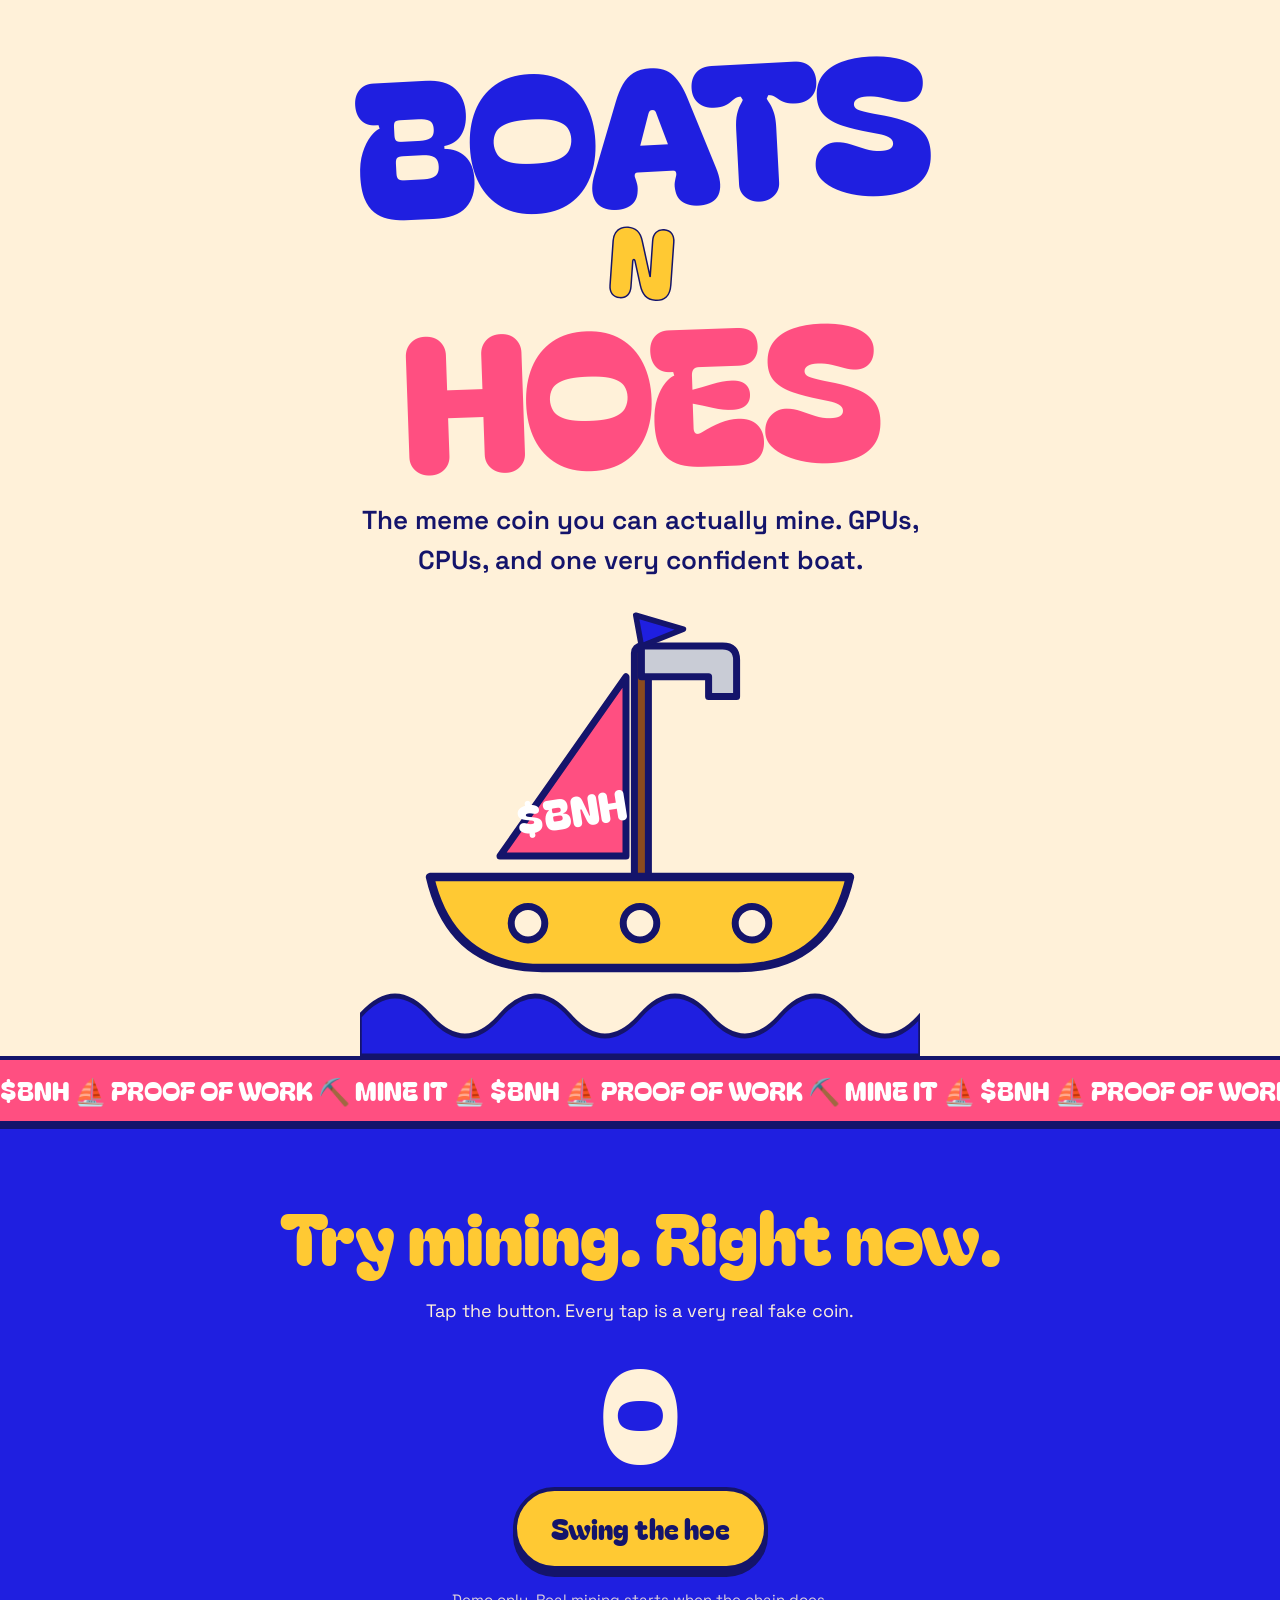
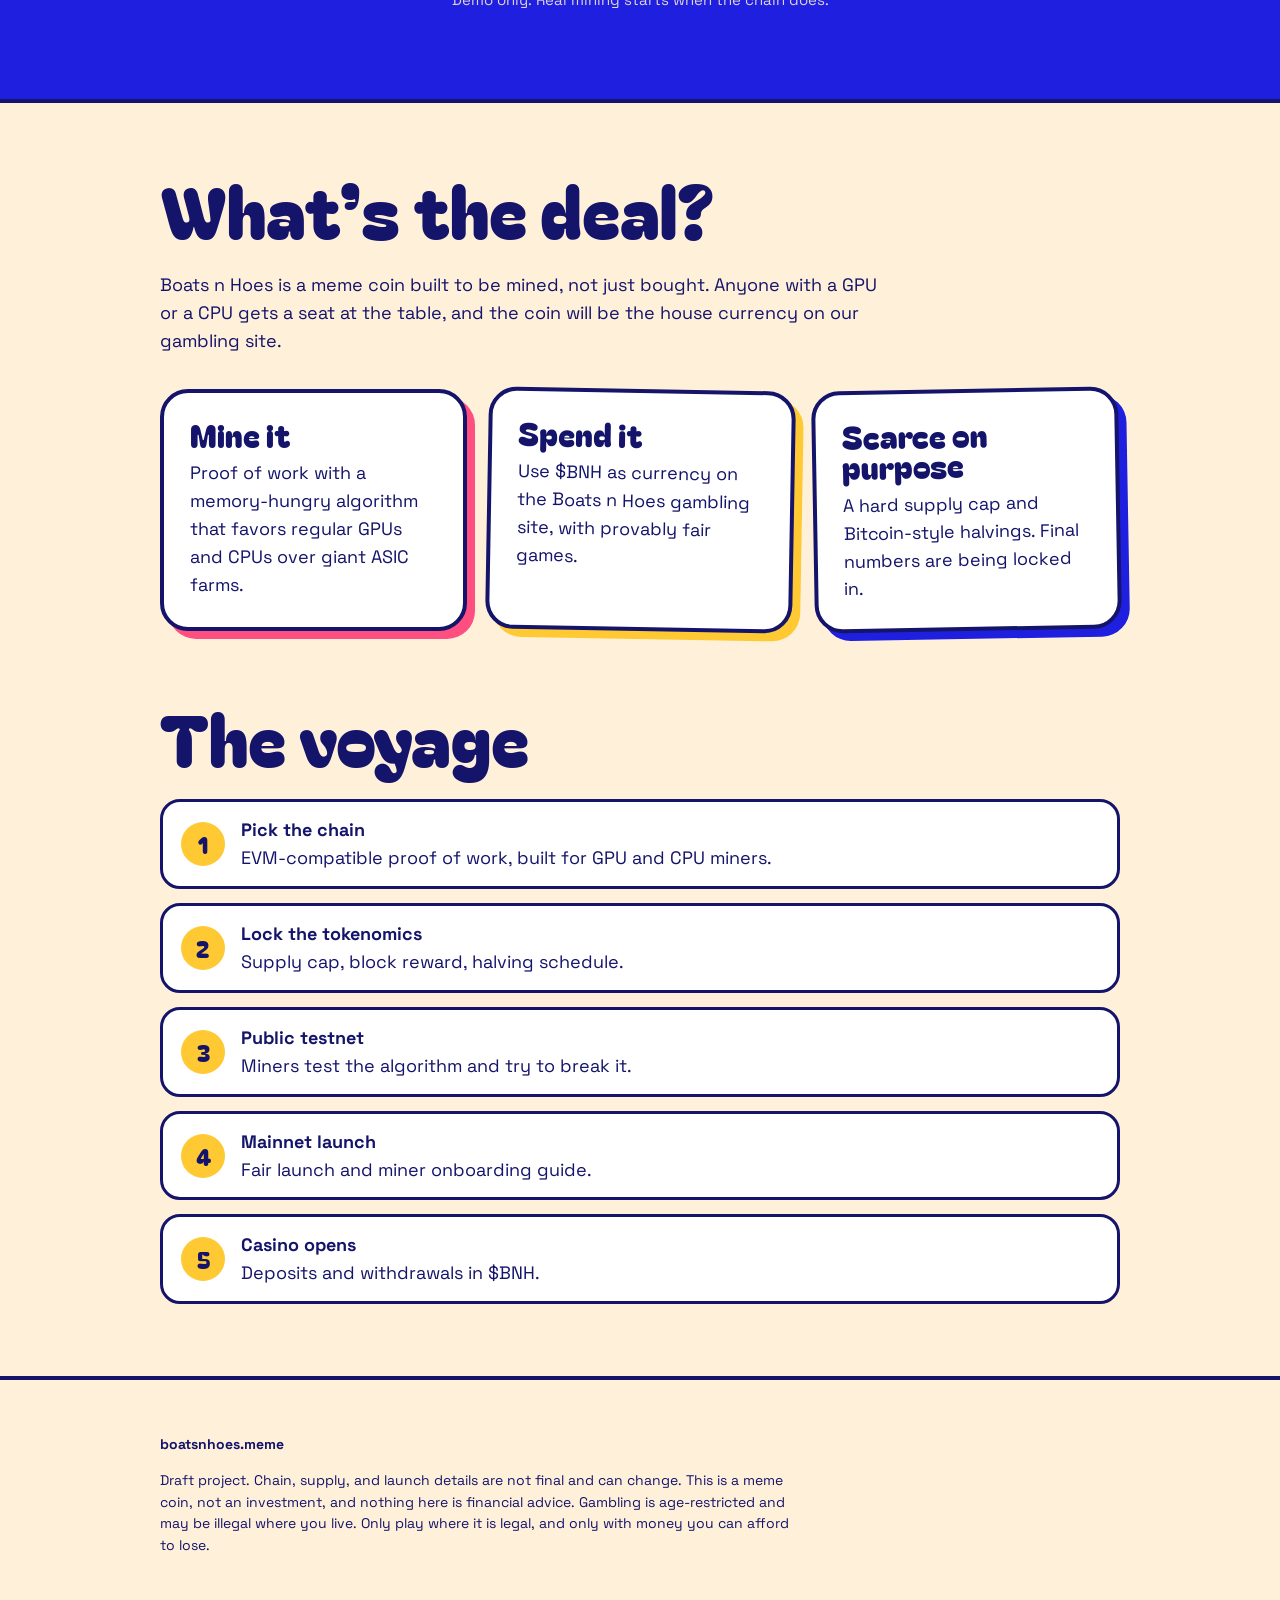
<file: docs/plan/home-v1-draft.html>
<!DOCTYPE html>
<html lang="en">
<head>
<meta charset="utf-8">
<meta name="viewport" content="width=device-width, initial-scale=1, viewport-fit=cover">
<title>Boats n Hoes ($BNH)</title>
<link rel="preconnect" href="https://fonts.googleapis.com">
<link href="https://fonts.googleapis.com/css2?family=Bagel+Fat+One&family=Space+Grotesk:wght@400;600&display=swap" rel="stylesheet">
<style>
:root{
  --bg:#fff1d9; --text:#14146b; --blue:#1f1fe0; --pink:#ff4f81; --sun:#ffc933; --card:#ffffff; --line:#14146b;
  --display:"Bagel Fat One","Arial Rounded MT Bold",Impact,sans-serif;
  --body:"Space Grotesk",system-ui,-apple-system,"Segoe UI",sans-serif;
  box-sizing:border-box; padding-top:env(safe-area-inset-top,0px); padding-bottom:env(safe-area-inset-bottom,0px);
}
@media (prefers-color-scheme:dark){
  :root:not([data-theme="light"]){--bg:#0d0d5c;--text:#fff1d9;--card:#17178a;--line:#fff1d9}
}
:root[data-theme="dark"]{--bg:#0d0d5c;--text:#fff1d9;--card:#17178a;--line:#fff1d9}
html{scroll-padding-top:env(safe-area-inset-top,0px)}
*,*::before,*::after{box-sizing:inherit}
body{margin:0;background:var(--bg);color:var(--text);font-family:var(--body);font-size:18px;line-height:1.55;overflow-x:hidden}
.wrap{max-width:1000px;margin:0 auto;padding:0 20px}
h1,h2,h3{font-family:var(--display);font-weight:400;margin:0;line-height:.95}
a{color:inherit}
:focus-visible{outline:4px solid var(--pink);outline-offset:3px}

/* hero */
.hero{text-align:center;padding:36px 0 0;position:relative}
.hero h1{font-size:clamp(64px,19vw,190px);letter-spacing:-.02em;text-transform:uppercase}
.hero h1 span{display:block}
.hero h1 .a{color:var(--blue);transform:rotate(-3deg)}
.hero h1 .n{color:var(--sun);font-size:.5em;transform:rotate(4deg);-webkit-text-stroke:3px var(--text);paint-order:stroke fill;margin:-.05em 0}
.hero h1 .b{color:var(--pink);transform:rotate(-2deg)}
@media (prefers-color-scheme:dark){:root:not([data-theme="light"]) .hero h1 .a{color:#7f8cff}}
:root[data-theme="dark"] .hero h1 .a{color:#7f8cff}
.tag{font-size:clamp(18px,3.4vw,26px);font-weight:600;max-width:34ch;margin:22px auto 0}
.boat-stage{position:relative;margin:10px auto 0;max-width:560px}
.boat{width:100%;height:auto;display:block;animation:bob 3.6s ease-in-out infinite;transform-origin:50% 80%}
@keyframes bob{0%,100%{transform:translateY(0) rotate(-2.5deg)}50%{transform:translateY(-12px) rotate(2.5deg)}}
.waves{display:block;width:100%;height:80px;margin-top:-34px;position:relative}

/* ticker */
.ticker{background:var(--pink);color:#fff;border-block:4px solid var(--line);overflow:hidden;white-space:nowrap;font-family:var(--display);font-size:26px;padding:10px 0}
.ticker div{display:inline-block;animation:slide 22s linear infinite}
@keyframes slide{to{transform:translateX(-50%)}}

section{padding:72px 0}
h2{font-size:clamp(40px,8vw,72px);margin-bottom:28px}
.lead{max-width:60ch}

/* mine game */
.mine{background:var(--blue);color:#fff1d9;border-block:4px solid var(--line);text-align:center}
.mine h2{color:var(--sun)}
.count{font-family:var(--display);font-size:clamp(56px,16vw,130px);line-height:1;margin:14px 0}
.hoe-btn{font:inherit;font-family:var(--display);font-size:28px;background:var(--sun);color:#14146b;border:4px solid #14146b;border-radius:999px;padding:16px 34px;cursor:pointer;box-shadow:0 7px 0 #14146b;transition:transform .08s,box-shadow .08s;touch-action:manipulation}
.hoe-btn:active{transform:translateY(6px);box-shadow:0 1px 0 #14146b}
.note{font-size:15px;opacity:.85;margin-top:18px}
.pop{position:fixed;pointer-events:none;font-family:var(--display);color:var(--sun);font-size:28px;animation:pop .8s ease-out forwards;z-index:5}
@keyframes pop{to{transform:translateY(-70px) scale(1.4);opacity:0}}

/* facts */
.facts{display:grid;gap:20px;grid-template-columns:repeat(auto-fit,minmax(250px,1fr))}
.fact{background:var(--card);border:4px solid var(--line);border-radius:28px;padding:26px;box-shadow:8px 8px 0 var(--pink)}
.fact:nth-child(2){box-shadow:8px 8px 0 var(--sun);transform:rotate(1deg)}
.fact:nth-child(3){box-shadow:8px 8px 0 var(--blue);transform:rotate(-1deg)}
.fact h3{font-size:32px;margin-bottom:10px}
.fact p{margin:0}

/* roadmap */
.road{list-style:none;margin:0;padding:0;counter-reset:s;display:grid;gap:14px}
.road li{counter-increment:s;display:flex;gap:16px;align-items:center;background:var(--card);border:3px solid var(--line);border-radius:20px;padding:14px 18px}
.road li::before{content:counter(s);flex:none;display:grid;place-items:center;width:44px;height:44px;border-radius:50%;background:var(--sun);color:#14146b;font-family:var(--display);font-size:22px}
.road b{display:block}

footer{padding:40px 0 60px;font-size:14px;border-top:4px solid var(--line)}
footer p{max-width:70ch}
@media (prefers-reduced-motion:reduce){.boat,.ticker div{animation:none}.pop{animation-duration:.01s}}
</style>
</head>
<body>

<header class="hero wrap">
  <h1 aria-label="Boats n Hoes"><span class="a">Boats</span><span class="n">n</span><span class="b">Hoes</span></h1>
  <p class="tag">The meme coin you can actually mine. GPUs, CPUs, and one very confident boat.</p>
  <div class="boat-stage">
    <svg class="boat" viewBox="0 0 400 300" role="img" aria-label="A boat with a garden hoe for a mast">
      <!-- hoe mast -->
      <rect x="196" y="40" width="10" height="170" rx="5" fill="#8a4b1f" stroke="#14146b" stroke-width="5"/>
      <path d="M201 40 h58 q10 0 10 10 v26 h-20 v-14 h-48z" fill="#c9ccd6" stroke="#14146b" stroke-width="5" stroke-linejoin="round"/>
      <!-- sail -->
      <path d="M190 62 L190 190 L100 190 Z" fill="#ff4f81" stroke="#14146b" stroke-width="5" stroke-linejoin="round"/>
      <text x="153" y="170" font-family="Bagel Fat One,Impact,sans-serif" font-size="30" fill="#fff" text-anchor="middle" transform="rotate(-9 153 170)">$BNH</text>
      <!-- hull -->
      <path d="M50 205 H350 Q335 270 270 270 H130 Q65 270 50 205Z" fill="#ffc933" stroke="#14146b" stroke-width="6" stroke-linejoin="round"/>
      <circle cx="120" cy="238" r="12" fill="#fff1d9" stroke="#14146b" stroke-width="5"/>
      <circle cx="200" cy="238" r="12" fill="#fff1d9" stroke="#14146b" stroke-width="5"/>
      <circle cx="280" cy="238" r="12" fill="#fff1d9" stroke="#14146b" stroke-width="5"/>
      <!-- flag -->
      <path d="M201 40 l-4 -22 l34 10z" fill="#1f1fe0" stroke="#14146b" stroke-width="4" stroke-linejoin="round"/>
    </svg>
    <svg class="waves" viewBox="0 0 800 80" preserveAspectRatio="none" aria-hidden="true">
      <path d="M0 40 Q50 0 100 40 T200 40 T300 40 T400 40 T500 40 T600 40 T700 40 T800 40 V80 H0Z" fill="#1f1fe0" stroke="#14146b" stroke-width="5"/>
    </svg>
  </div>
</header>

<div class="ticker" aria-hidden="true"><div>
  $BNH ⛵ PROOF OF WORK ⛏️ MINE IT ⛵ $BNH ⛵ PROOF OF WORK ⛏️ MINE IT ⛵ $BNH ⛵ PROOF OF WORK ⛏️ MINE IT ⛵ $BNH ⛵ PROOF OF WORK ⛏️ MINE IT ⛵&nbsp;
  $BNH ⛵ PROOF OF WORK ⛏️ MINE IT ⛵ $BNH ⛵ PROOF OF WORK ⛏️ MINE IT ⛵ $BNH ⛵ PROOF OF WORK ⛏️ MINE IT ⛵ $BNH ⛵ PROOF OF WORK ⛏️ MINE IT ⛵&nbsp;
</div></div>

<section class="mine">
  <div class="wrap">
    <h2>Try mining. Right now.</h2>
    <p>Tap the button. Every tap is a very real fake coin.</p>
    <div class="count" id="count" aria-live="polite">0</div>
    <button class="hoe-btn" id="hoe">Swing the hoe</button>
    <p class="note">Demo only. Real mining starts when the chain does.</p>
  </div>
</section>

<section>
  <div class="wrap">
    <h2>What’s the deal?</h2>
    <p class="lead">Boats n Hoes is a meme coin built to be mined, not just bought. Anyone with a GPU or a CPU gets a seat at the table, and the coin will be the house currency on our gambling site.</p>
    <div class="facts" style="margin-top:34px">
      <div class="fact"><h3>Mine it</h3><p>Proof of work with a memory-hungry algorithm that favors regular GPUs and CPUs over giant ASIC farms.</p></div>
      <div class="fact"><h3>Spend it</h3><p>Use $BNH as currency on the Boats n Hoes gambling site, with provably fair games.</p></div>
      <div class="fact"><h3>Scarce on purpose</h3><p>A hard supply cap and Bitcoin-style halvings. Final numbers are being locked in.</p></div>
    </div>
  </div>
</section>

<section style="padding-top:0">
  <div class="wrap">
    <h2>The voyage</h2>
    <ol class="road">
      <li><span><b>Pick the chain</b>EVM-compatible proof of work, built for GPU and CPU miners.</span></li>
      <li><span><b>Lock the tokenomics</b>Supply cap, block reward, halving schedule.</span></li>
      <li><span><b>Public testnet</b>Miners test the algorithm and try to break it.</span></li>
      <li><span><b>Mainnet launch</b>Fair launch and miner onboarding guide.</span></li>
      <li><span><b>Casino opens</b>Deposits and withdrawals in $BNH.</span></li>
    </ol>
  </div>
</section>

<footer>
  <div class="wrap">
    <p><b>boatsnhoes.meme</b></p>
    <p>Draft project. Chain, supply, and launch details are not final and can change. This is a meme coin, not an investment, and nothing here is financial advice. Gambling is age-restricted and may be illegal where you live. Only play where it is legal, and only with money you can afford to lose.</p>
  </div>
</footer>

<script>
(function(){
  var n=0,c=document.getElementById('count'),b=document.getElementById('hoe');
  b.addEventListener('click',function(e){
    n++; c.textContent=n.toLocaleString();
    var p=document.createElement('div'); p.className='pop'; p.textContent='+1 $BNH';
    var r=b.getBoundingClientRect();
    p.style.left=(r.left+r.width/2-40+(Math.random()*60-30))+'px'; p.style.top=(r.top-10)+'px';
    document.body.appendChild(p); setTimeout(function(){p.remove()},800);
  });
})();
</script>
</body>
</html>
</file>
<file: assets/site.css>
/* Boats N Hoes — subpage theme. Matches the orange/black homepage (index.html keeps its own inline CSS). */
:root{
  --bg:#090705;--text:#f4f1ed;--muted:#aaa29b;--card:#110f0d;--line:#302822;
  --acid:#ff9c22;--orange:#ff4d32;--ok:#5ee39a;
  --grad:linear-gradient(115deg,#ffb21e,#ff493e);
  --sans:Inter,ui-sans-serif,system-ui,-apple-system,BlinkMacSystemFont,"Segoe UI",sans-serif;
  --mono:ui-monospace,"SF Mono","DejaVu Sans Mono",monospace;
}
*,*::before,*::after{box-sizing:border-box}
html{scroll-behavior:smooth}
body{margin:0;background:var(--bg);color:var(--text);font:16px/1.6 var(--sans);overflow-x:hidden;padding-bottom:env(safe-area-inset-bottom,0)}
.wrap{width:min(1100px,calc(100% - 40px));margin:0 auto}
h1,h2,h3{margin:0;font-weight:850;letter-spacing:-.05em;line-height:1.05}
h2{font-size:clamp(32px,5vw,48px);margin-bottom:14px}
h3{font-size:19px;letter-spacing:-.02em}
a{color:inherit}
:focus-visible{outline:3px solid var(--acid);outline-offset:3px}
img,svg{max-width:100%}
.skip{position:absolute;left:-999px}.skip:focus{left:12px;top:12px;z-index:20;background:var(--acid);color:#160d08;padding:8px 14px;border-radius:8px}

/* nav */
.nav{display:flex;align-items:center;justify-content:space-between;gap:16px;width:min(1100px,calc(100% - 40px));margin:0 auto;padding:18px 0;padding-top:calc(18px + env(safe-area-inset-top,0px));position:relative}
.brand{display:flex;align-items:center;gap:10px;text-decoration:none;font-weight:800;letter-spacing:-.03em;font-size:15px}
.brand img{width:34px;height:34px}
.brand b{color:var(--acid)}
.links{display:flex;gap:22px;align-items:center;font-size:13px}
.links a{text-decoration:none;color:#b6aea7}.links a:hover{color:#fff}
.menu{display:none;font:inherit;font-size:14px;background:#171311;color:#eee;border:1px solid #39302a;border-radius:7px;padding:8px 12px}
@media(max-width:760px){.menu{display:block}.links{display:none;position:absolute;left:0;right:0;top:66px;z-index:10;flex-direction:column;align-items:flex-start;gap:14px;background:var(--bg);border:1px solid var(--line);border-radius:10px;padding:18px 20px}.links.open{display:flex}}

/* buttons */
.btn{display:inline-flex;align-items:center;justify-content:center;gap:8px;font:inherit;font-weight:750;font-size:14px;text-decoration:none;background:var(--grad);color:#160d08;border:0;border-radius:8px;padding:13px 24px;cursor:pointer;box-shadow:0 6px 25px #ff62252b;transition:transform .2s,filter .2s;touch-action:manipulation}
.btn:hover{transform:translateY(-2px);filter:brightness(1.08)}
.btn.ghost{background:#141211;border:1px solid #39302a;color:#eee;box-shadow:none}
.btn.alt{background:var(--grad);color:#160d08}
.btn[disabled]{opacity:.6;cursor:progress}
.actions{display:flex;flex-wrap:wrap;justify-content:center;gap:12px;margin-top:26px}

/* hero */
.c-hero{position:relative;isolation:isolate;text-align:center;padding:60px 0 30px;overflow-x:clip}
.c-hero::before{content:"";position:absolute;z-index:-1;width:min(820px,140vw);aspect-ratio:1;border:1px solid #342b25;border-radius:50%;top:-180px;left:50%;transform:translateX(-50%);box-shadow:0 0 0 43px #1c1714,0 0 0 87px #181411,0 0 0 131px #14110f;pointer-events:none;opacity:.8}
.c-hero h1{font-size:clamp(44px,8vw,76px);letter-spacing:-.065em;text-transform:uppercase}
.c-hero h1 span{color:#ff9d26}
.badge{display:inline-flex;align-items:center;gap:10px;color:var(--acid);font:750 11px/1.4 var(--mono);letter-spacing:.2em;text-transform:uppercase}
.badge::before{content:"";width:7px;height:7px;border-radius:50%;background:#ff593a;box-shadow:0 0 14px #ff593a}
.tag{max-width:600px;margin:18px auto 0;color:#b8b0a9;font-size:17px;line-height:1.7}
.callout{border-left:3px solid #ff633a;background:#21140f;color:#d6c5bb;padding:16px 20px;margin-top:22px;font-size:14px;border-radius:0 8px 8px 0}
.callout b{color:#ffad8e}

section{padding:70px 0;border-top:1px solid #211d19}
.kicker{color:var(--acid);font:800 11px var(--mono);letter-spacing:.2em;text-transform:uppercase;margin-bottom:10px}
.lead{max-width:62ch;color:var(--muted);margin:0}

/* cards */
.facts{display:grid;gap:14px;grid-template-columns:repeat(auto-fit,minmax(240px,1fr))}
.fact{background:linear-gradient(145deg,#151210,#0d0c0b);border:1px solid #2d2722;border-radius:10px;padding:24px}
.fact h3{margin-bottom:8px}
.fact p{margin:0;color:var(--muted);font-size:14px}
.fact .tagline{display:block;font:12px var(--mono);color:var(--acid);margin-bottom:12px;letter-spacing:.08em;text-transform:uppercase}

/* faq */
.faq{display:grid;gap:10px}
.faq details{background:var(--card);border:1px solid var(--line);border-radius:10px;padding:2px 20px}
.faq summary{cursor:pointer;font-weight:700;padding:14px 0}
.faq summary::marker{color:var(--acid)}
.faq p{margin:0 0 16px;color:var(--muted)}

/* contributor tools */
.checker{background:linear-gradient(145deg,#21150d,#100d0b);border:1px solid #57351e;border-radius:12px;padding:26px}
.verdict{display:flex;flex-direction:column;gap:4px;border:1px solid var(--line);border-left-width:4px;border-radius:8px;padding:14px 18px;margin:20px 0 14px;background:#0d0b09}
.verdict strong{font-size:20px;letter-spacing:-.02em}
.verdict span{color:var(--muted);font-size:14px}
.verdict.yes{border-left-color:var(--ok)}.verdict.yes strong{color:var(--ok)}
.verdict.warn{border-left-color:var(--acid)}.verdict.warn strong{color:var(--acid)}
.verdict.no{border-left-color:var(--orange)}.verdict.no strong{color:#ff8a70}
.report dl{display:grid;grid-template-columns:max-content 1fr;gap:6px 18px;margin:0;font-size:14px}
.report dt{color:var(--muted)}.report dd{margin:0;overflow-wrap:anywhere}
.report-actions{display:flex;flex-wrap:wrap;gap:12px;margin-top:18px}
@media(max-width:520px){.report dl{grid-template-columns:1fr}.report dd{margin-bottom:8px}}
.cmds{display:grid;gap:9px}
.cmd{display:flex;align-items:center;justify-content:space-between;gap:14px;background:#110f0d;border:1px solid var(--line);border-radius:8px;padding:12px 16px}
.cmd>div{min-width:0}
.cmd b{display:block;font-size:13px;color:var(--muted);font-weight:600}
code{font-family:var(--mono);font-size:13px;overflow-wrap:anywhere;color:#ffcf8a}
.cmd code{display:block;margin-top:2px}
.copy{flex:none;font:inherit;font-weight:700;font-size:13px;background:#1b1612;color:var(--acid);border:1px solid #57351e;border-radius:7px;padding:6px 12px;cursor:pointer}
.copy:hover{background:#2a1d12}
.fine{font-size:13px;color:#8f8780}

/* sign-up */
.join{display:grid;grid-template-columns:1fr 1.1fr;gap:34px;align-items:start}
@media(max-width:820px){.join{grid-template-columns:1fr}}
.ticks{padding-left:0;list-style:none;margin:18px 0 0}
.ticks li{padding-left:26px;position:relative;margin:8px 0;color:#d6cfc8}
.ticks li::before{content:"";position:absolute;left:0;top:.55em;width:10px;height:10px;border-radius:2px;background:var(--grad)}
.form{display:grid;gap:14px;background:linear-gradient(145deg,#151210,#0d0c0b);border:1px solid #2d2722;border-radius:12px;padding:24px}
.form label{display:grid;gap:6px;font-weight:650;font-size:14px}
.form input,.form select,.form textarea{font:inherit;font-size:16px;color:var(--text);background:#0b0908;border:1px solid #3d332c;border-radius:8px;padding:10px 12px;width:100%}
.form input:focus,.form select:focus,.form textarea:focus{border-color:var(--acid);outline:none;box-shadow:0 0 0 3px #ff9c2233}
.form .row2{display:grid;grid-template-columns:1fr 1fr;gap:14px}
@media(max-width:520px){.form .row2{grid-template-columns:1fr}}
.form .consent{display:flex;gap:10px;align-items:flex-start;font-weight:500;color:#d6cfc8}
.form .consent input{width:20px;height:20px;flex:none;margin-top:2px;accent-color:var(--acid)}
.hide{position:absolute;left:-9999px}

/* public logbook (/reports/) */
.ledgerlist{display:grid;gap:12px}
.period{background:linear-gradient(145deg,#151210,#0d0c0b);border:1px solid #2d2722;border-radius:10px;padding:20px 22px}
.period .tagline{display:block;font:12px var(--mono);color:var(--acid);letter-spacing:.08em;text-transform:uppercase;margin-bottom:8px}
.period h3{margin-bottom:6px;overflow-wrap:anywhere}
.period .stats{display:flex;flex-wrap:wrap;gap:6px 22px;margin:10px 0 0;padding:0;list-style:none;color:var(--muted);font-size:14px}
.period .stats b{color:var(--text)}
.period .files{display:flex;flex-wrap:wrap;gap:10px;margin-top:14px}
.period .ok{color:var(--ok)}
.period .hash{display:block;margin-top:10px;font:12px var(--mono);color:#8f8780;overflow-wrap:anywhere}

footer{padding:32px 0;color:var(--muted);font-size:12px;border-top:1px solid #211d19}
footer p{max-width:70ch}
.footlinks{display:flex;flex-wrap:wrap;gap:16px}
.footlinks a{color:var(--text);text-decoration:none}
@media (prefers-reduced-motion:reduce){html{scroll-behavior:auto}.btn{transition:none}}

/* status labels, tables, charts (mine, tokenomics, litepaper, casino, meme lab) */
.pill{display:inline-block;border:1px solid #78451f;color:#ffad45;border-radius:100px;padding:3px 10px;font:700 11px/1.5 var(--mono);letter-spacing:.08em;text-transform:uppercase;white-space:nowrap}
.pill.open{border-color:#4a4038;color:#cfc6be}
.pill.done{border-color:#2f6b4b;color:var(--ok)}
.pill.no{border-color:#7a2d22;color:#ff8a70}
.tablewrap{overflow-x:auto;margin-top:22px;border:1px solid var(--line);border-radius:10px;background:var(--card)}
table.data{width:100%;border-collapse:collapse;font-size:14px;min-width:520px}
table.data caption{text-align:left;padding:14px 16px 0;color:var(--muted);font-size:13px}
table.data th,table.data td{padding:11px 16px;text-align:left;border-bottom:1px solid #241f1b;vertical-align:top}
table.data th{color:var(--acid);font:700 12px var(--mono);letter-spacing:.06em;text-transform:uppercase}
table.data tr:last-child td{border-bottom:0}
table.data td.num{font-family:var(--mono);white-space:nowrap}
.chart{margin-top:22px;background:var(--card);border:1px solid var(--line);border-radius:10px;padding:18px}
.chart svg{display:block;width:100%;height:auto}
.chart figcaption{color:var(--muted);font-size:13px;margin-top:10px}
.steps{counter-reset:s;list-style:none;padding:0;margin:22px 0 0;display:grid;gap:12px}
.steps li{counter-increment:s;position:relative;padding:18px 20px 18px 64px;background:var(--card);border:1px solid var(--line);border-radius:10px;color:var(--muted);font-size:14px}
.steps li::before{content:counter(s,decimal-leading-zero);position:absolute;left:20px;top:17px;font:800 15px var(--mono);color:var(--acid)}
.steps li b{display:block;color:var(--text);font-size:16px;margin-bottom:4px}
.split{display:grid;grid-template-columns:1fr 1fr;gap:14px;margin-top:22px}
@media(max-width:760px){.split{grid-template-columns:1fr}}

/* long-form pages (litepaper) */
.doc{display:grid;grid-template-columns:220px minmax(0,1fr);gap:48px;align-items:start}
@media(max-width:900px){.doc{grid-template-columns:minmax(0,1fr);gap:20px}}
.toc{position:sticky;top:20px;font-size:13px;border:1px solid var(--line);border-radius:10px;padding:16px 18px;background:var(--card)}
@media(max-width:900px){.toc{position:static}}
.toc b{display:block;color:var(--acid);font:800 11px var(--mono);letter-spacing:.2em;text-transform:uppercase;margin-bottom:8px}
.toc ol{margin:0;padding-left:20px;display:grid;gap:5px}
.toc a{color:#cfc6be;text-decoration:none}.toc a:hover{color:#fff}
.prose{max-width:72ch}
.prose h2{font-size:clamp(26px,4vw,36px);margin:56px 0 14px;scroll-margin-top:16px}
.prose h2:first-child{margin-top:0}
.prose h3{margin:28px 0 8px;font-size:19px}
.prose p,.prose li{color:#cdc5be}
.prose ul,.prose ol{padding-left:22px}
.prose li{margin:6px 0}
.prose pre{background:#0d0b09;border:1px solid var(--line);border-radius:8px;padding:14px 16px;overflow-x:auto;font:13px/1.55 var(--mono);color:#ffcf8a}
.prose pre code{overflow-wrap:normal}
.prose blockquote{margin:18px 0;border-left:3px solid #ff633a;background:#21140f;padding:12px 18px;border-radius:0 8px 8px 0;color:#d6c5bb}

/* meme lab */
.lab{display:grid;grid-template-columns:minmax(0,1.2fr) minmax(0,1fr);gap:26px;align-items:start;margin-top:24px}
@media(max-width:860px){.lab{grid-template-columns:1fr}}
.stage{background:#0d0b09;border:1px solid var(--line);border-radius:12px;padding:12px}
.stage canvas{display:block;width:100%;height:auto;border-radius:8px;background:#000}
.templates{display:flex;flex-wrap:wrap;gap:8px}
.templates button{font:inherit;font-size:13px;font-weight:650;background:#141211;color:#e8e1da;border:1px solid #39302a;border-radius:7px;padding:8px 12px;cursor:pointer}
.templates button[aria-pressed="true"]{border-color:var(--acid);color:var(--acid);background:#21150d}
.kit{display:grid;gap:14px;grid-template-columns:repeat(auto-fit,minmax(200px,1fr));margin-top:22px}
.asset{background:linear-gradient(145deg,#151210,#0d0c0b);border:1px solid #2d2722;border-radius:10px;padding:16px;display:flex;flex-direction:column;gap:10px}
.asset .thumb{display:grid;place-items:center;aspect-ratio:16/10;background:#0b0908;border-radius:8px;overflow:hidden}
.asset .thumb img{max-height:100%;object-fit:contain}
.asset h3{font-size:16px}
.asset p{margin:0;color:var(--muted);font-size:13px}
.asset .files{display:flex;flex-wrap:wrap;gap:8px;margin-top:auto}
.asset .files a{font-size:13px;font-weight:700;color:var(--acid);text-decoration:none;border:1px solid #57351e;border-radius:7px;padding:5px 10px}
.empty{border:1px dashed #3d332c;border-radius:10px;padding:30px;text-align:center;color:var(--muted);margin-top:22px}
.form [hidden],[hidden]{display:none !important}
/* the hero rings sit behind everything after them (they were painted over the header and the next section) */
section,footer{position:relative;z-index:1}
.nav{z-index:2}
.form input[type=range]{accent-color:var(--acid);padding:0;border:0;background:none}
</file>
